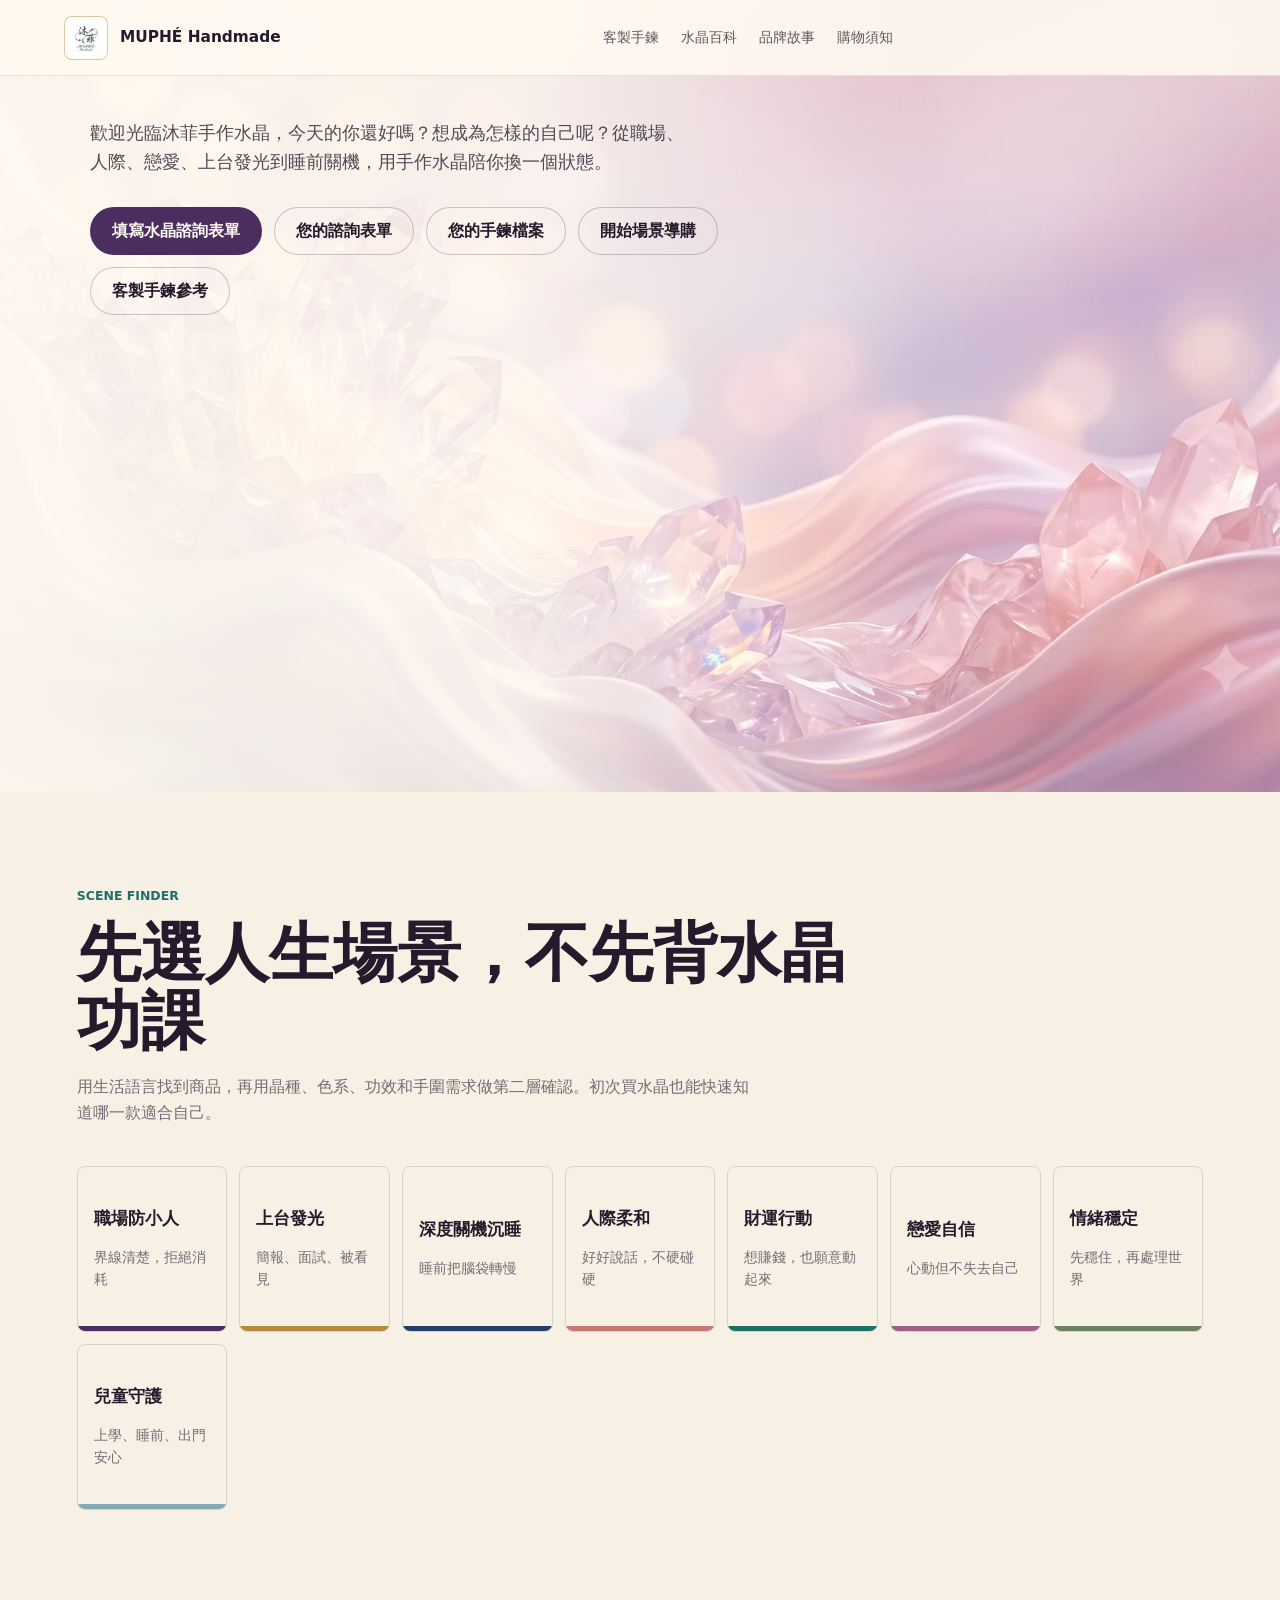
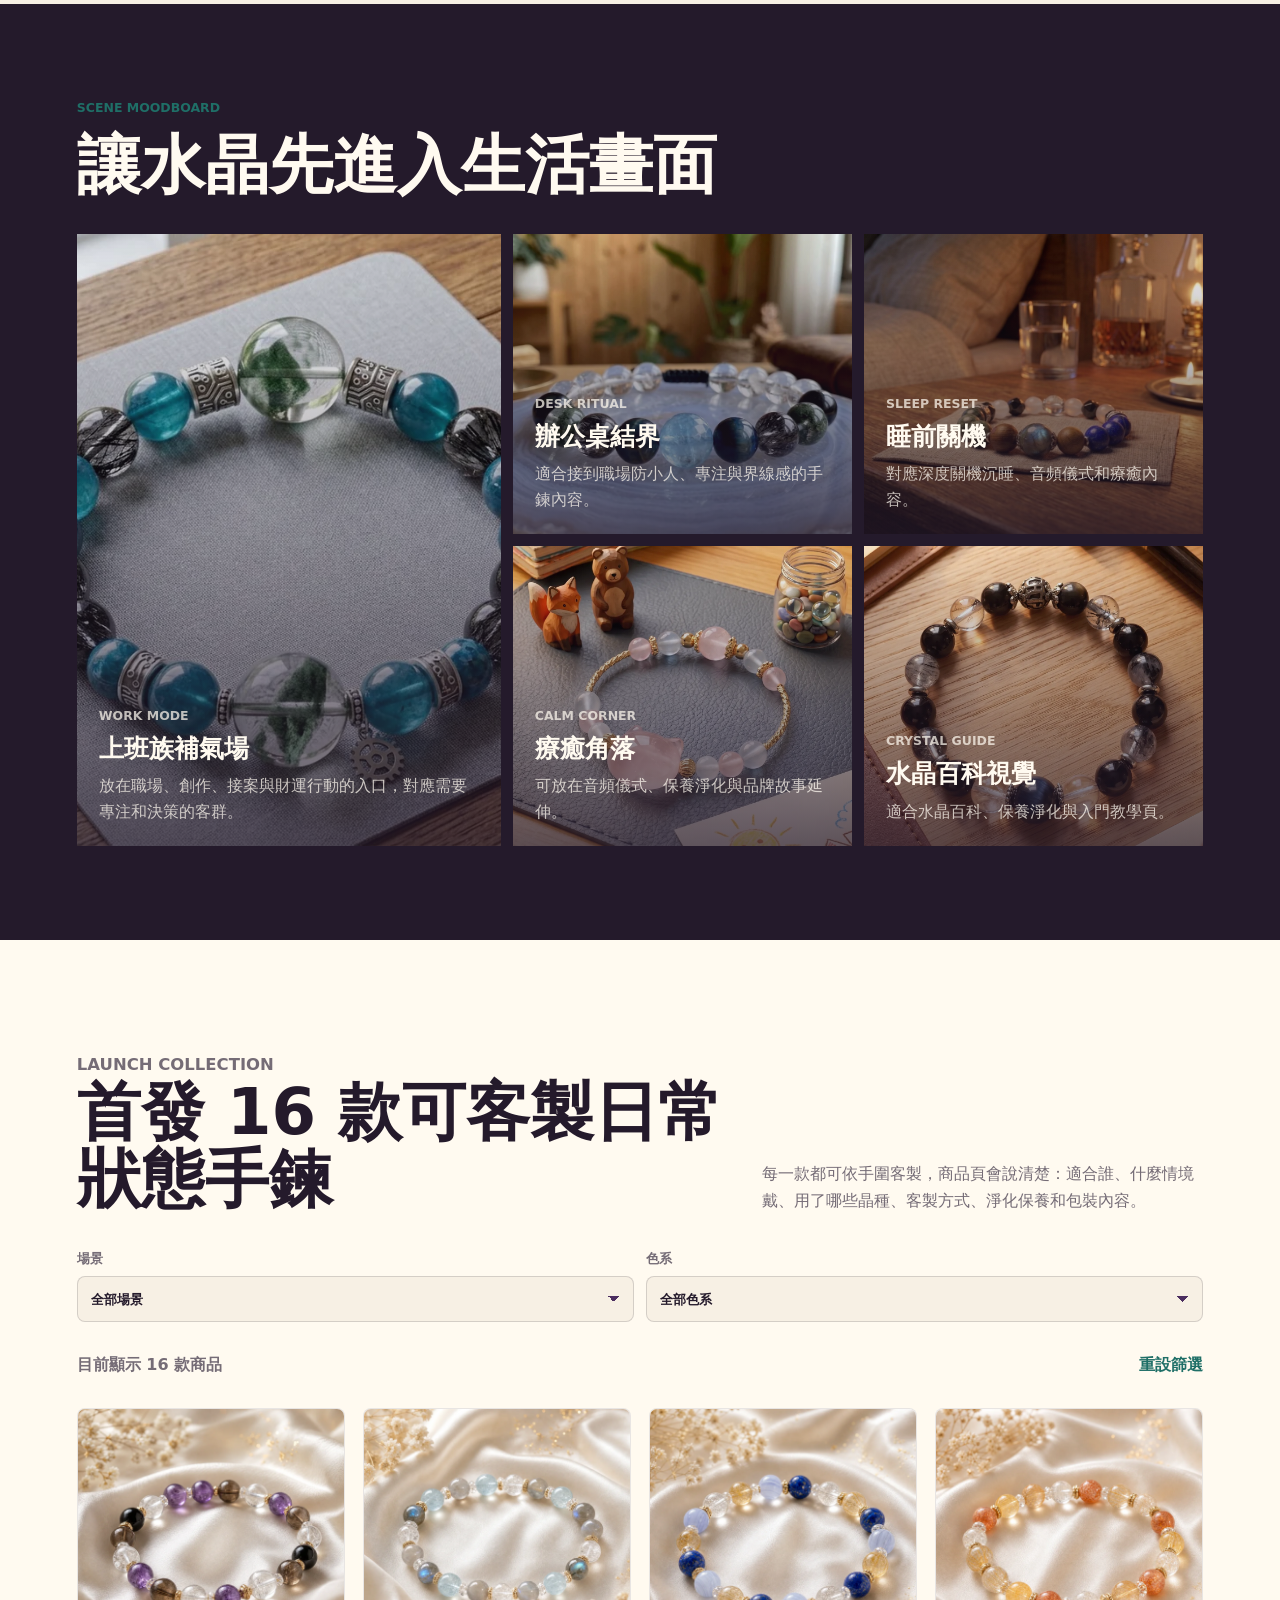
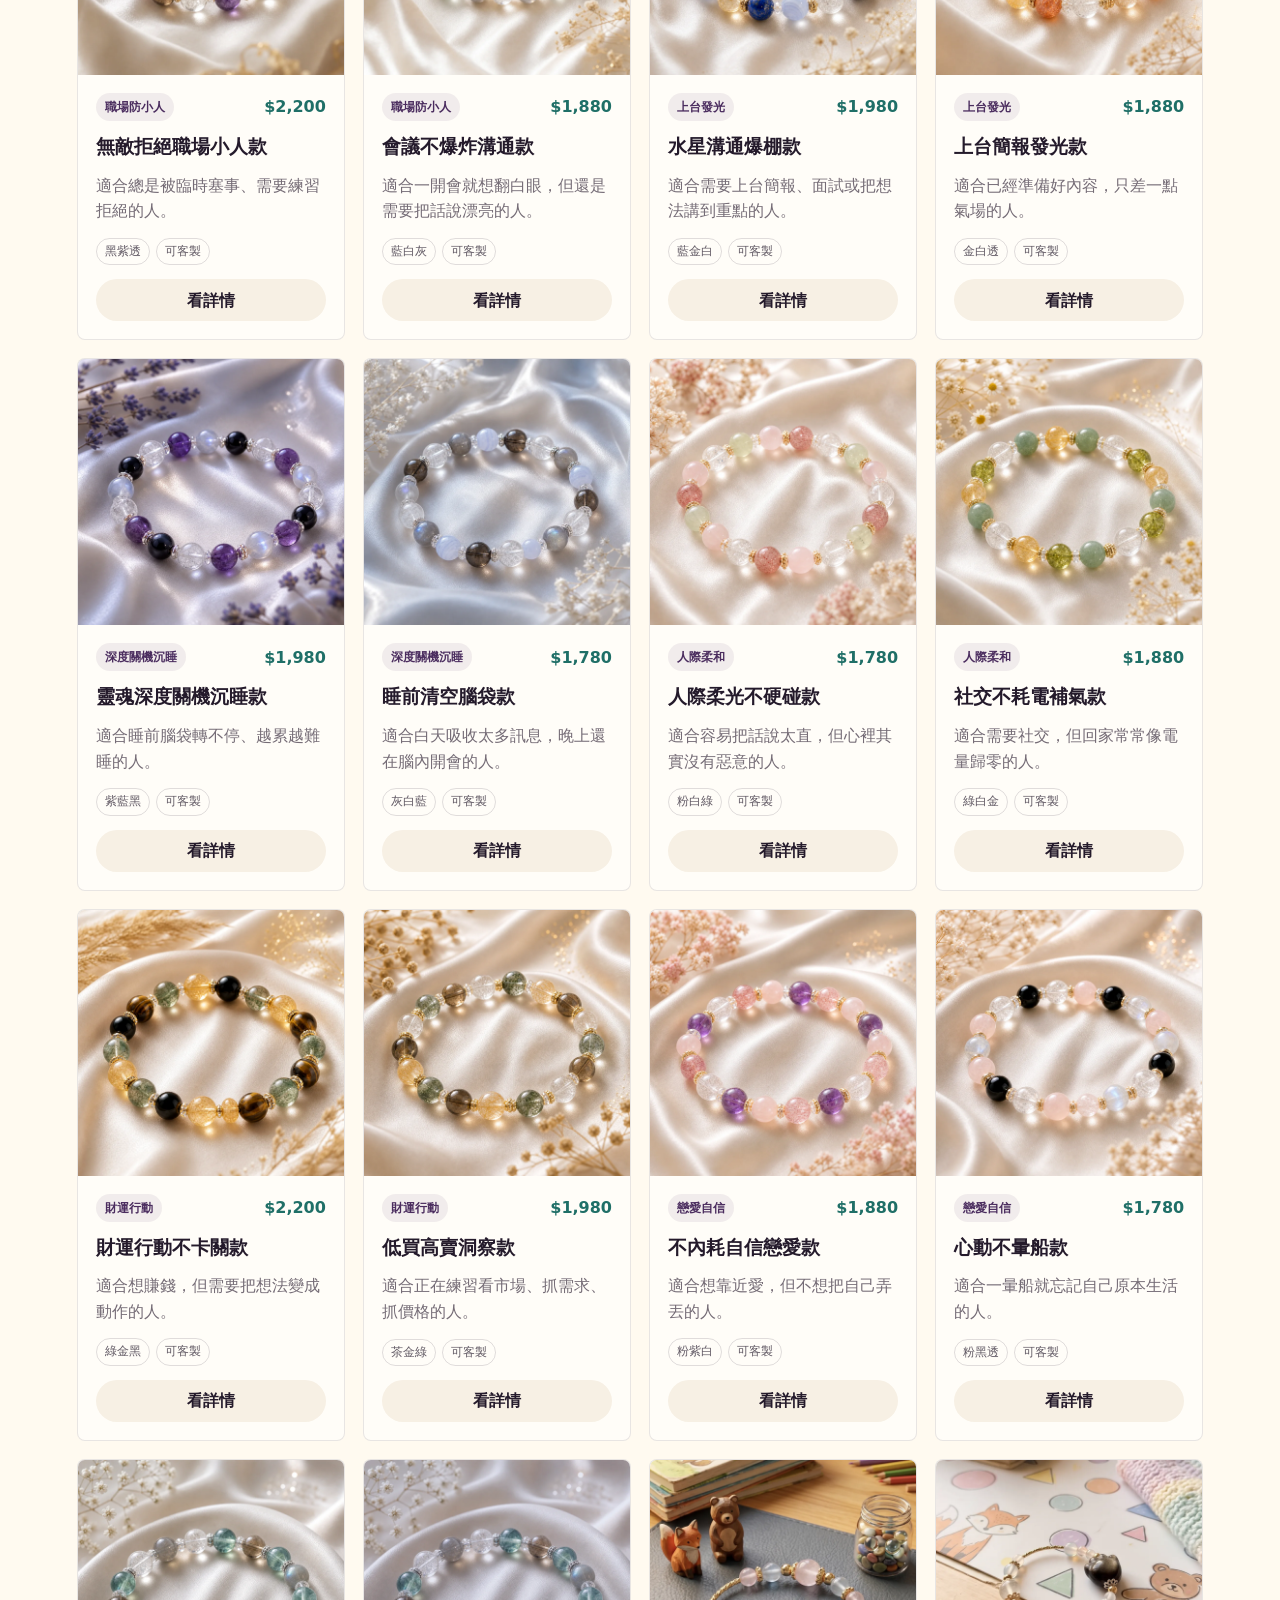
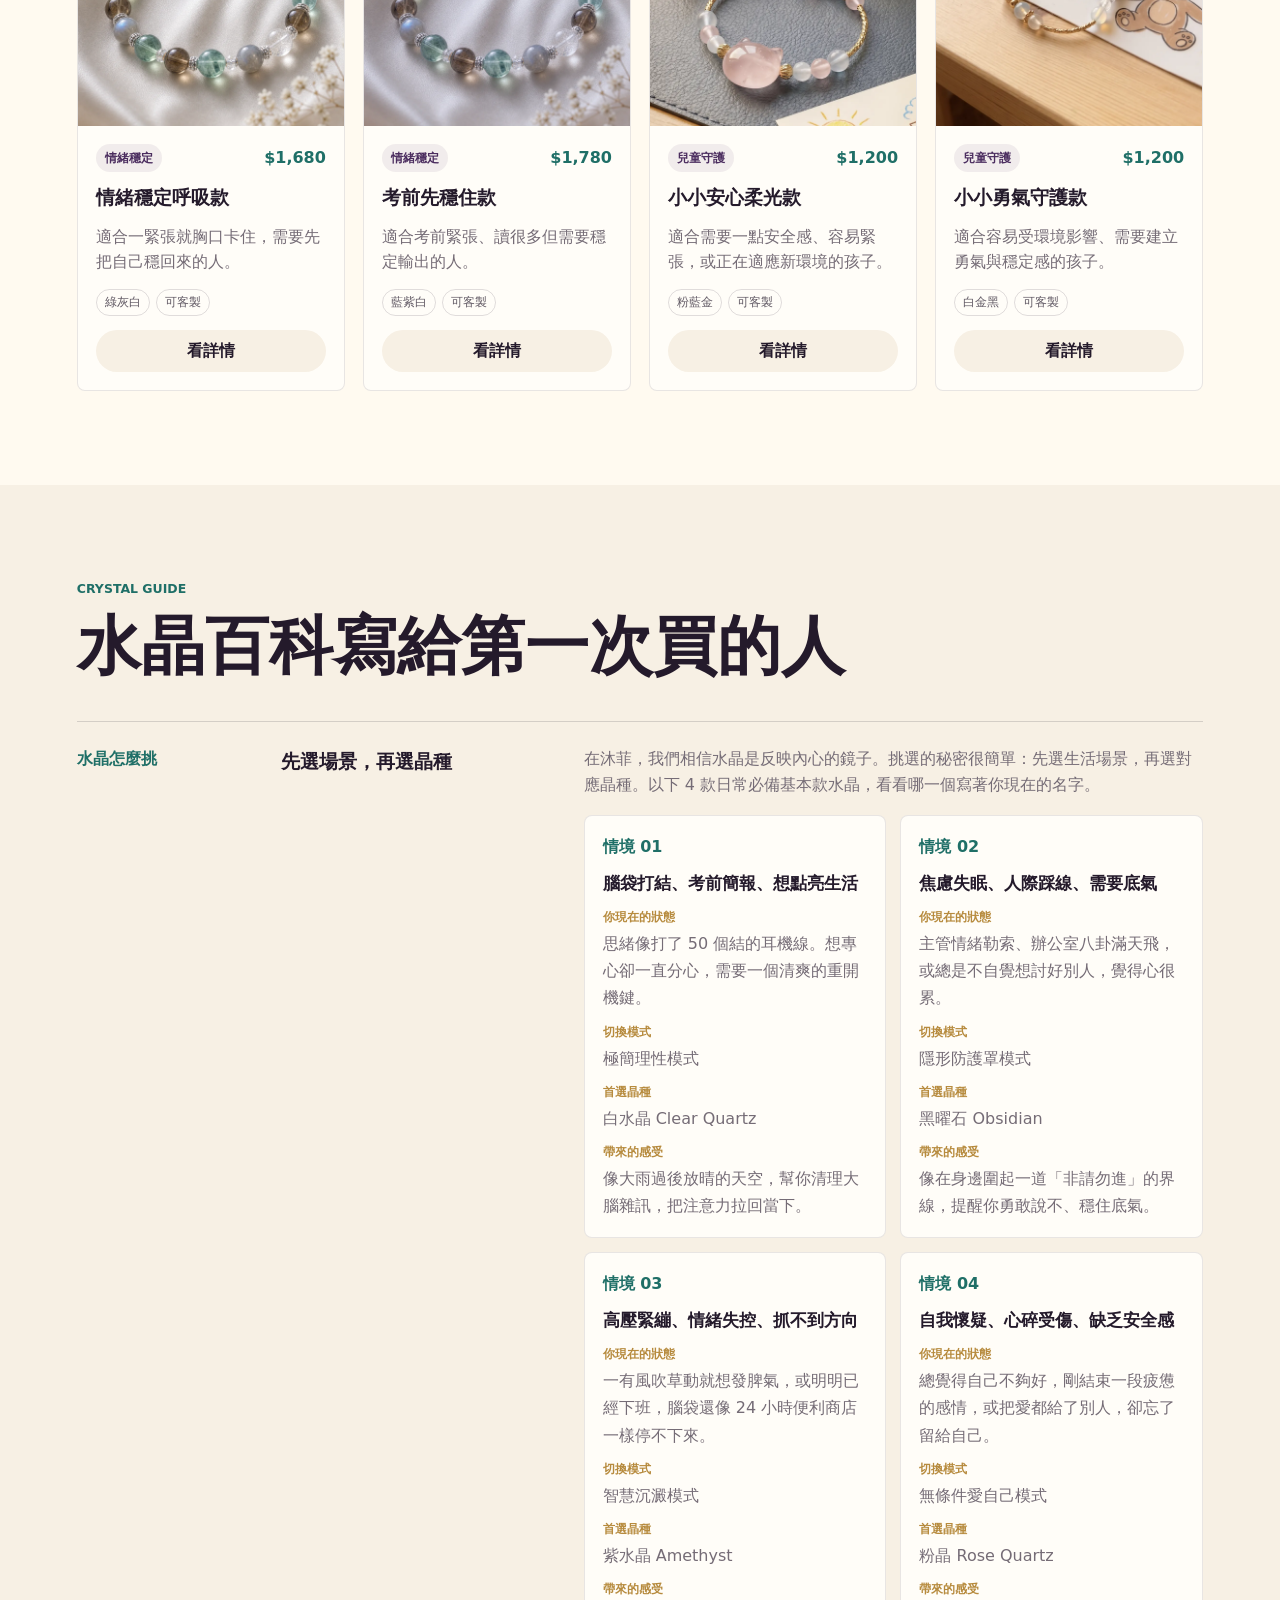
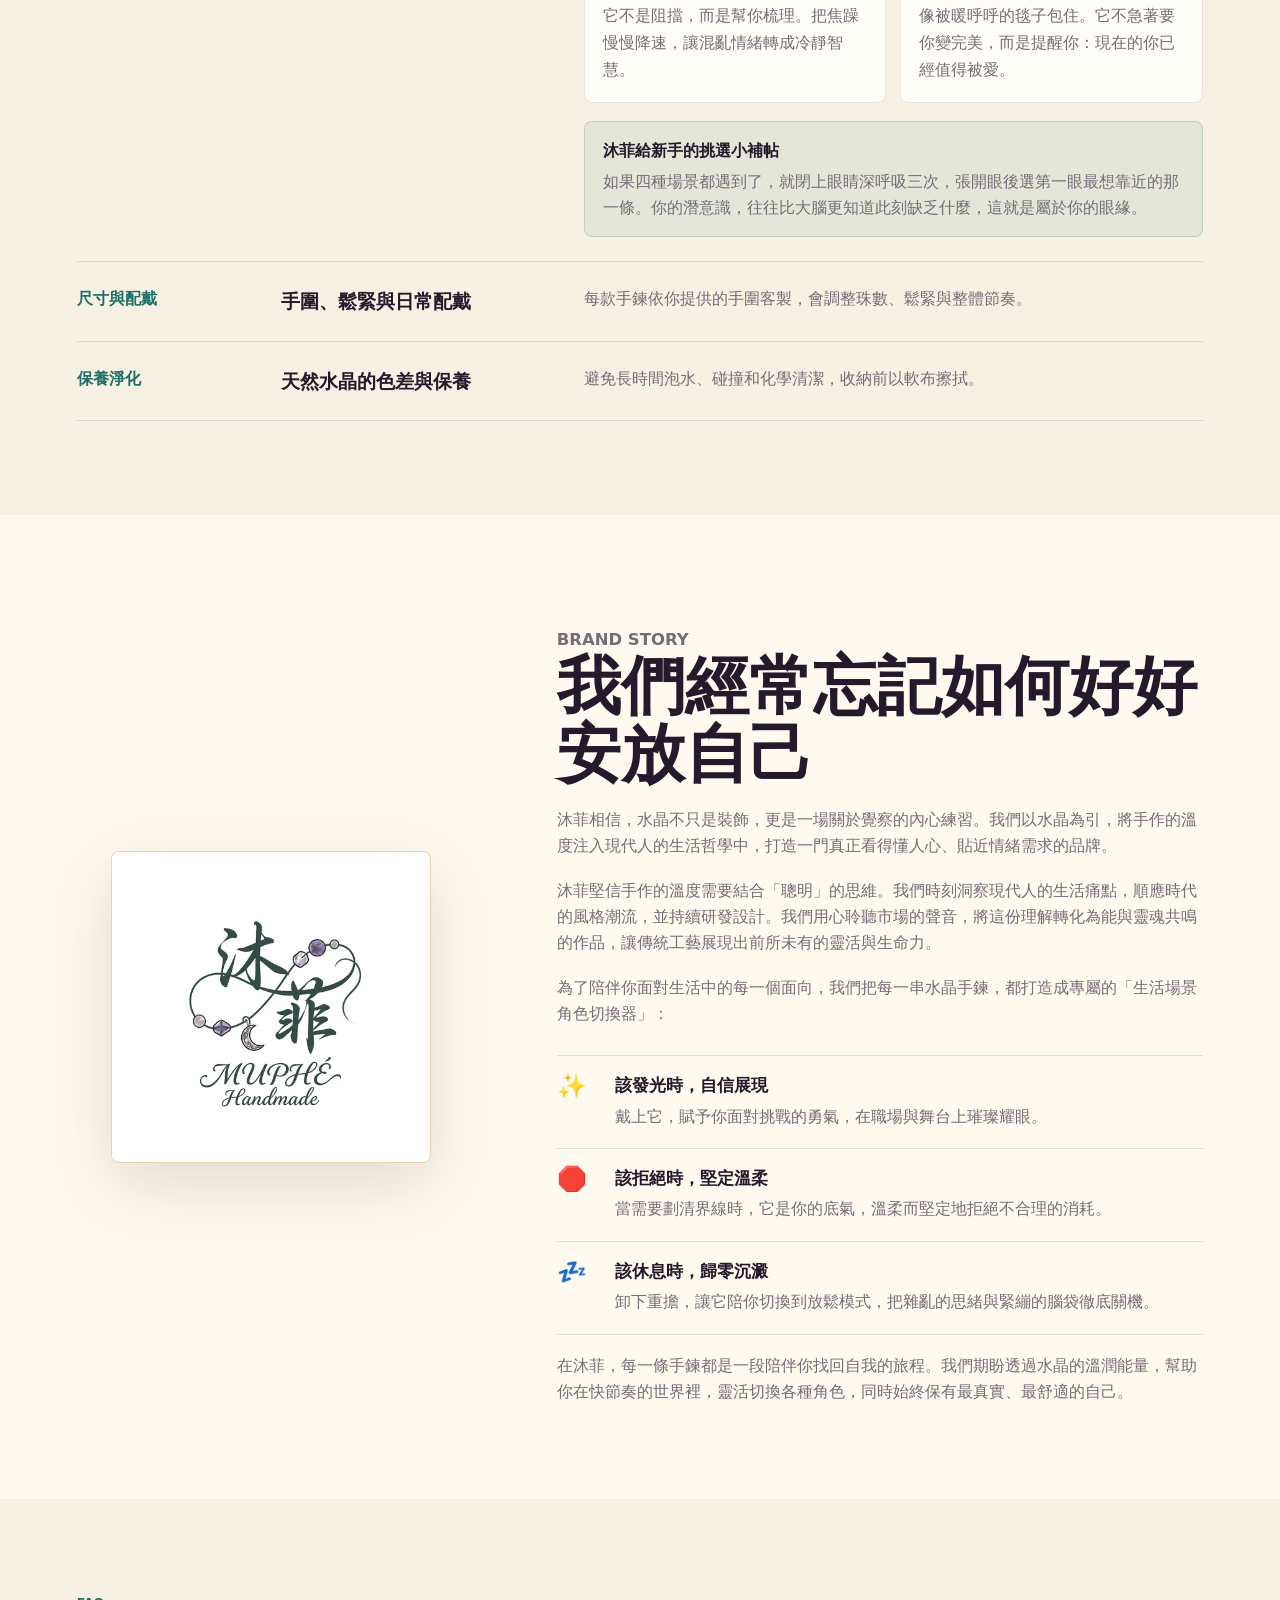
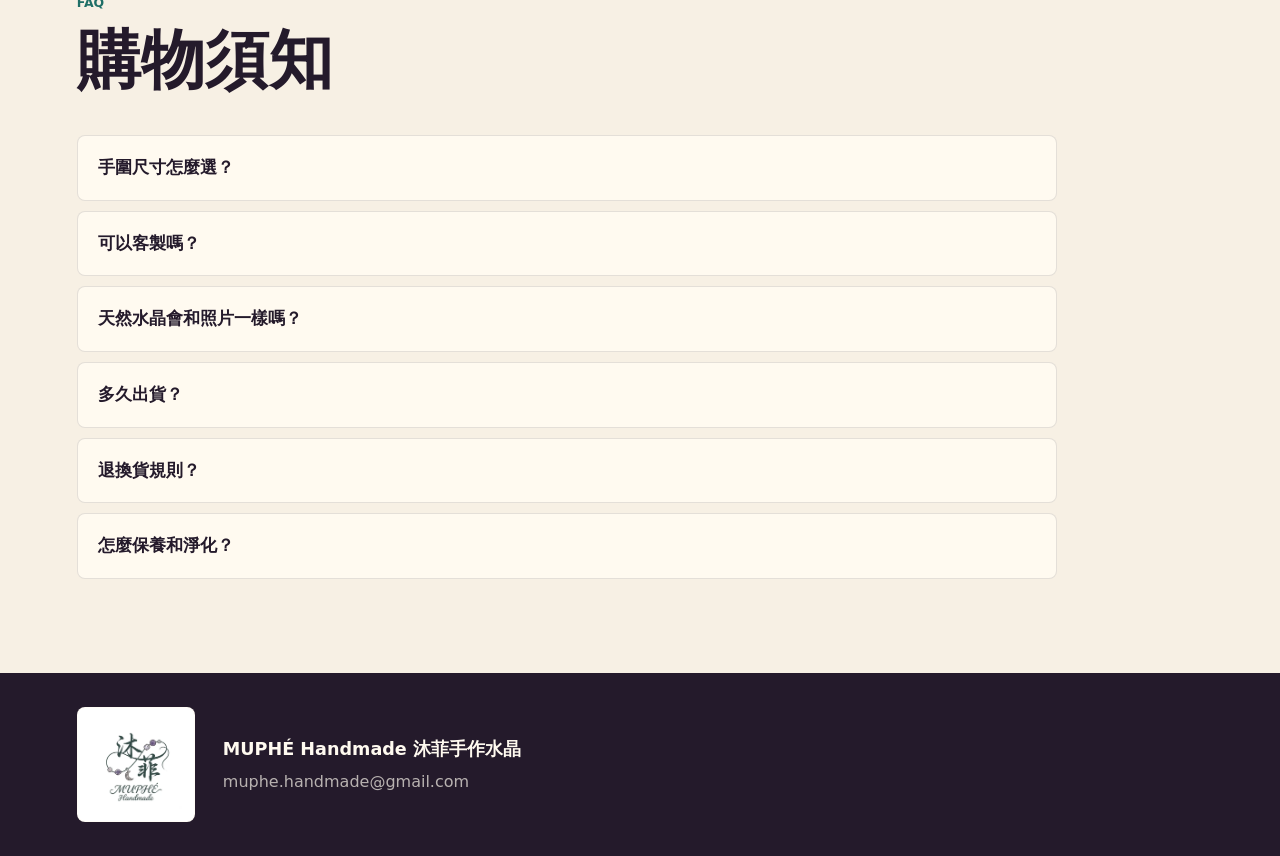
<file: index.html>
<!doctype html>
<html lang="zh-Hant">

<head>
  <meta charset="utf-8" />
  <meta name="viewport" content="width=device-width, initial-scale=1" />
  <title>沐菲 MUPHÉ Handmade｜場景角色水晶手作</title>
  <meta name="description" content="沐菲 MUPHÉ Handmade 以人生場景角色導購，販售可客製手作水晶手鍊。" />
  <link rel="icon" type="image/png" href="pic/muphe_logo.png" />
  <link rel="stylesheet" href="styles.css?v=hero-logo-bg-restored" />
</head>

<body>
  <header class="site-header" data-header>
    <a class="brand-lockup" href="#top" aria-label="回到首頁">
      <img src="pic/muphe_logo.webp" alt="MUPHÉ Handmade 沐菲品牌標誌" />
      <span>
        <strong>MUPHÉ Handmade</strong>
      </span>
    </a>

    <nav class="desktop-nav" aria-label="主導覽">
      <a href="#shop">客製手鍊</a>
      <a href="#guide">水晶百科</a>
      <a href="#story">品牌故事</a>
      <a href="#faq">購物須知</a>
    </nav>

    <div class="header-actions">
      <button class="icon-button menu-toggle" type="button" aria-label="開啟選單" data-menu-toggle>
        <span></span>
        <span></span>
      </button>
      <button class="cart-button" type="button" data-cart-open hidden aria-hidden="true">
        <span class="cart-icon" aria-hidden="true">
          <svg viewBox="0 0 24 24" fill="none">
            <path d="M6.5 8h11l-1.1 10H7.6L6.5 8Z" stroke="currentColor" stroke-width="1.8" />
            <path d="M9 8a3 3 0 0 1 6 0" stroke="currentColor" stroke-width="1.8" />
          </svg>
        </span>
        <span>購物車</span>
        <b data-cart-count>0</b>
      </button>
    </div>
  </header>

  <div class="mobile-nav" data-mobile-nav aria-label="手機導覽">
    <a href="#scene">場景選水晶</a>
    <a href="#shop">客製手鍊</a>
    <a href="#guide">水晶百科</a>
    <a href="#story">品牌故事</a>
    <a href="#faq">購物須知</a>
  </div>

  <main id="top">
    <section class="hero" aria-label="首頁形象區塊">
      <div class="hero-content reveal">
        <p class="hero-copy">
          歡迎光臨沐菲手作水晶，今天的你還好嗎？想成為怎樣的自己呢？從職場、人際、戀愛、上台發光到睡前關機，用手作水晶陪你換一個狀態。
        </p>
        <div class="hero-actions">
          <a class="primary-link" href="crystal-survey/frontend/crystal-form.html" target="_blank" rel="noopener">
            填寫水晶諮詢表單
          </a>
          <div class="hero-secondary-actions">
            <a class="secondary-link" href="consultation.html">您的諮詢表單</a>
            <a class="secondary-link" href="bracelet.html">您的手鍊檔案</a>
            <a class="secondary-link" href="#scene">開始場景導購</a>
          </div>
          <div class="hero-shop-action">
            <a class="secondary-link" href="#shop">客製手鍊參考</a>
          </div>
        </div>
      </div>
    </section>


    <section class="scene-section section-pad" id="scene">
      <div class="section-heading">
        <p class="eyebrow">Scene Finder</p>
        <h2>先選人生場景，不先背水晶功課</h2>
        <p>
          用生活語言找到商品，再用晶種、色系、功效和手圍需求做第二層確認。初次買水晶也能快速知道哪一款適合自己。
        </p>
      </div>
      <div class="scene-grid" data-scene-grid></div>
    </section>

    <section class="concept-section section-pad" id="concept">
      <div class="concept-heading">
        <div>
          <p class="eyebrow">Scene Moodboard</p>
          <h2>讓水晶先進入生活畫面</h2>
        </div>
      </div>
      <div class="concept-grid" aria-label="商品概念情境">
        <article class="concept-tile concept-feature">
          <img src="assets/concepts/work-tech.webp" alt="職場與創作情境中的水晶手鍊" loading="lazy" />
          <div>
            <span>Work Mode</span>
            <h3>上班族補氣場</h3>
            <p>放在職場、創作、接案與財運行動的入口，對應需要專注和決策的客群。</p>
          </div>
        </article>
        <article class="concept-tile">
          <img src="assets/concepts/desk-ritual.webp" alt="辦公桌情境中的職場防護水晶手鍊" loading="lazy" />
          <div>
            <span>Desk Ritual</span>
            <h3>辦公桌結界</h3>
            <p>適合接到職場防小人、專注與界線感的手鍊內容。</p>
          </div>
        </article>
        <article class="concept-tile">
          <img src="水晶作品集/S__13672455.jpg" alt="睡前關機水晶手鍊情境背景" loading="lazy" />
          <div>
            <span>Sleep Reset</span>
            <h3>睡前關機</h3>
            <p>對應深度關機沉睡、音頻儀式和療癒內容。</p>
          </div>
        </article>
        <article class="concept-tile">
          <img src="assets/concepts/healing-corner.webp" alt="療癒角落水晶手鍊情境背景" loading="lazy" />
          <div>
            <span>Calm Corner</span>
            <h3>療癒角落</h3>
            <p>可放在音頻儀式、保養淨化與品牌故事延伸。</p>
          </div>
        </article>
        <article class="concept-tile">
          <img src="assets/concepts/crystal-guide.webp" alt="水晶百科與保養淨化教學情境背景" loading="lazy" />
          <div>
            <span>Crystal Guide</span>
            <h3>水晶百科視覺</h3>
            <p>適合水晶百科、保養淨化與入門教學頁。</p>
          </div>
        </article>
      </div>
    </section>

    <section class="shop-section section-pad" id="shop">
      <div class="shop-heading">
        <div>
          <p class="eyebrow">Launch Collection</p>
          <h2>首發 16 款可客製日常狀態手鍊</h2>
        </div>
        <p>
          每一款都可依手圍客製，商品頁會說清楚：適合誰、什麼情境戴、用了哪些晶種、客製方式、淨化保養和包裝內容。
        </p>
      </div>

      <div class="shop-controls" aria-label="商品篩選">
        <label>
          場景
          <select data-filter="scene">
            <option value="全部">全部場景</option>
          </select>
        </label>
        <label>
          色系
          <select data-filter="color">
            <option value="全部">全部色系</option>
          </select>
        </label>
      </div>

      <div class="result-row">
        <p data-result-count></p>
        <button type="button" class="text-button" data-reset-filters>重設篩選</button>
      </div>

      <div class="product-grid" data-product-grid></div>
    </section>

    <section class="guide-section section-pad" id="guide">
      <div class="section-heading">
        <p class="eyebrow">Crystal Guide</p>
        <h2>水晶百科寫給第一次買的人</h2>
      </div>
      <div class="guide-list">
        <article>
          <span>水晶怎麼挑</span>
          <h3>先選場景，再選晶種</h3>
          <div class="guide-picker">
            <p class="guide-intro">
              在沐菲，我們相信水晶是反映內心的鏡子。挑選的秘密很簡單：先選生活場景，再選對應晶種。以下 4 款日常必備基本款水晶，看看哪一個寫著你現在的名字。
            </p>
            <div class="guide-card-grid" aria-label="四款基本款水晶情境">
              <div class="guide-card">
                <p class="guide-card-kicker">情境 01</p>
                <h4>腦袋打結、考前簡報、想點亮生活</h4>
                <dl class="guide-card-facts">
                  <div>
                    <dt>你現在的狀態</dt>
                    <dd>思緒像打了 50 個結的耳機線。想專心卻一直分心，需要一個清爽的重開機鍵。</dd>
                  </div>
                  <div>
                    <dt>切換模式</dt>
                    <dd>極簡理性模式</dd>
                  </div>
                  <div>
                    <dt>首選晶種</dt>
                    <dd>白水晶 Clear Quartz</dd>
                  </div>
                  <div>
                    <dt>帶來的感受</dt>
                    <dd>像大雨過後放晴的天空，幫你清理大腦雜訊，把注意力拉回當下。</dd>
                  </div>
                </dl>
              </div>

              <div class="guide-card">
                <p class="guide-card-kicker">情境 02</p>
                <h4>焦慮失眠、人際踩線、需要底氣</h4>
                <dl class="guide-card-facts">
                  <div>
                    <dt>你現在的狀態</dt>
                    <dd>主管情緒勒索、辦公室八卦滿天飛，或總是不自覺想討好別人，覺得心很累。</dd>
                  </div>
                  <div>
                    <dt>切換模式</dt>
                    <dd>隱形防護罩模式</dd>
                  </div>
                  <div>
                    <dt>首選晶種</dt>
                    <dd>黑曜石 Obsidian</dd>
                  </div>
                  <div>
                    <dt>帶來的感受</dt>
                    <dd>像在身邊圍起一道「非請勿進」的界線，提醒你勇敢說不、穩住底氣。</dd>
                  </div>
                </dl>
              </div>

              <div class="guide-card">
                <p class="guide-card-kicker">情境 03</p>
                <h4>高壓緊繃、情緒失控、抓不到方向</h4>
                <dl class="guide-card-facts">
                  <div>
                    <dt>你現在的狀態</dt>
                    <dd>一有風吹草動就想發脾氣，或明明已經下班，腦袋還像 24 小時便利商店一樣停不下來。</dd>
                  </div>
                  <div>
                    <dt>切換模式</dt>
                    <dd>智慧沉澱模式</dd>
                  </div>
                  <div>
                    <dt>首選晶種</dt>
                    <dd>紫水晶 Amethyst</dd>
                  </div>
                  <div>
                    <dt>帶來的感受</dt>
                    <dd>它不是阻擋，而是幫你梳理。把焦躁慢慢降速，讓混亂情緒轉成冷靜智慧。</dd>
                  </div>
                </dl>
              </div>

              <div class="guide-card">
                <p class="guide-card-kicker">情境 04</p>
                <h4>自我懷疑、心碎受傷、缺乏安全感</h4>
                <dl class="guide-card-facts">
                  <div>
                    <dt>你現在的狀態</dt>
                    <dd>總覺得自己不夠好，剛結束一段疲憊的感情，或把愛都給了別人，卻忘了留給自己。</dd>
                  </div>
                  <div>
                    <dt>切換模式</dt>
                    <dd>無條件愛自己模式</dd>
                  </div>
                  <div>
                    <dt>首選晶種</dt>
                    <dd>粉晶 Rose Quartz</dd>
                  </div>
                  <div>
                    <dt>帶來的感受</dt>
                    <dd>像被暖呼呼的毯子包住。它不急著要你變完美，而是提醒你：現在的你已經值得被愛。</dd>
                  </div>
                </dl>
              </div>
            </div>
            <div class="guide-note">
              <strong>沐菲給新手的挑選小補帖</strong>
              <p>如果四種場景都遇到了，就閉上眼睛深呼吸三次，張開眼後選第一眼最想靠近的那一條。你的潛意識，往往比大腦更知道此刻缺乏什麼，這就是屬於你的眼緣。</p>
            </div>
          </div>
        </article>
        <article>
          <span>尺寸與配戴</span>
          <h3>手圍、鬆緊與日常配戴</h3>
          <p>每款手鍊依你提供的手圍客製，會調整珠數、鬆緊與整體節奏。</p>
        </article>
        <article>
          <span>保養淨化</span>
          <h3>天然水晶的色差與保養</h3>
          <p>避免長時間泡水、碰撞和化學清潔，收納前以軟布擦拭。</p>
        </article>
      </div>
    </section>

    <section class="story-section section-pad" id="story">
      <div class="story-mark">
        <img class="story-square-logo" src="pic/muphe_logo.webp" alt="MUPHÉ Handmade 沐菲品牌標誌" loading="lazy" />
      </div>
      <div class="story-copy">
        <p class="eyebrow">Brand Story</p>
        <h2>我們經常忘記如何好好安放自己</h2>
        <p>
          沐菲相信，水晶不只是裝飾，更是一場關於覺察的內心練習。我們以水晶為引，將手作的溫度注入現代人的生活哲學中，打造一門真正看得懂人心、貼近情緒需求的品牌。
        </p>
        <p>
          沐菲堅信手作的溫度需要結合「聰明」的思維。我們時刻洞察現代人的生活痛點，順應時代的風格潮流，並持續研發設計。我們用心聆聽市場的聲音，將這份理解轉化為能與靈魂共鳴的作品，讓傳統工藝展現出前所未有的靈活與生命力。
        </p>
        <p>
          為了陪伴你面對生活中的每一個面向，我們把每一串水晶手鍊，都打造成專屬的「生活場景角色切換器」：
        </p>
        <div class="story-role-list" aria-label="生活場景角色切換器">
          <article>
            <span>✨</span>
            <div>
              <h3>該發光時，自信展現</h3>
              <p>戴上它，賦予你面對挑戰的勇氣，在職場與舞台上璀璨耀眼。</p>
            </div>
          </article>
          <article>
            <span>🛑</span>
            <div>
              <h3>該拒絕時，堅定溫柔</h3>
              <p>當需要劃清界線時，它是你的底氣，溫柔而堅定地拒絕不合理的消耗。</p>
            </div>
          </article>
          <article>
            <span>💤</span>
            <div>
              <h3>該休息時，歸零沉澱</h3>
              <p>卸下重擔，讓它陪你切換到放鬆模式，把雜亂的思緒與緊繃的腦袋徹底關機。</p>
            </div>
          </article>
        </div>
        <p>
          在沐菲，每一條手鍊都是一段陪伴你找回自我的旅程。我們期盼透過水晶的溫潤能量，幫助你在快節奏的世界裡，靈活切換各種角色，同時始終保有最真實、最舒適的自己。
        </p>
      </div>
    </section>

    <section class="faq-section section-pad" id="faq">
      <div class="section-heading">
        <p class="eyebrow">FAQ</p>
        <h2>購物須知</h2>
      </div>
      <div class="faq-list">
        <details>
          <summary>手圍尺寸怎麼選？</summary>
          <p>用軟尺貼著手腕量一圈，喜歡貼手可加 0.5 公分，喜歡寬鬆可加 1 公分。客製款會依手圍微調珠數。</p>
          <figure class="wrist-measure-guide">
            <img
              src="pic/手圍量測方法.webp"
              width="1008"
              height="1054"
              loading="lazy"
              decoding="async"
              alt="手圍量測方法示意圖"
            />
          </figure>
        </details>
        <details>
          <summary>可以客製嗎？</summary>
          <p>所有手鍊皆可客製。可調整手圍、主色感與少量晶種，若變動太大會另外報價。</p>
        </details>
        <details>
          <summary>天然水晶會和照片一樣嗎？</summary>
          <p>天然水晶有雲霧、冰裂、礦缺與色差，每顆都不完全相同。商品照呈現的是整體風格與配色方向。</p>
        </details>
        <details>
          <summary>多久出貨？</summary>
          <p>一般客製手鍊約 3-7 個工作天製作寄出；若需特殊晶種或排單較滿，會先告知預估時間。</p>
        </details>
        <details>
          <summary>退換貨規則？</summary>
          <p>客製手圍、客製晶種與個人化調整商品不適用一般退換；若收到商品有瑕疵，請保留開箱影像協助處理。</p>
        </details>
        <details>
          <summary>怎麼保養和淨化？</summary>
          <p>日常以軟布擦拭，避免泡水、碰撞、香水與清潔劑。可用白水晶碎石、月光或靜置方式做溫和淨化。</p>
        </details>
      </div>
    </section>
  </main>

  <footer class="site-footer">
    <img class="footer-logo" src="pic/muphe_logo.webp" alt="MUPHÉ Handmade 沐菲品牌標誌" loading="lazy" />
    <div>
      <strong>MUPHÉ Handmade 沐菲手作水晶</strong>
      <p><a href="mailto:muphe.handmade@gmail.com?subject=MUPHE%20水晶手鍊客製諮詢">muphe.handmade@gmail.com</a></p>
    </div>
  </footer>

  <aside class="drawer product-drawer" data-product-drawer aria-hidden="true" aria-label="商品詳情">
    <div class="drawer-panel">
      <button class="icon-button close-button" type="button" aria-label="關閉商品詳情" data-product-close>
        <span></span>
        <span></span>
      </button>
      <div data-product-detail></div>
    </div>
  </aside>

  <aside class="drawer cart-drawer" data-cart-drawer aria-hidden="true" aria-label="購物車" hidden>
    <div class="drawer-panel cart-panel">
      <button class="icon-button close-button" type="button" aria-label="關閉購物車" data-cart-close>
        <span></span>
        <span></span>
      </button>
      <h2>購物車</h2>
      <form class="order-form" data-order-form method="post">
        <input type="hidden" name="payload" data-order-payload />
        <input class="hp-field" type="text" name="website" tabindex="-1" autocomplete="off" aria-hidden="true" />

        <div class="cart-items" data-cart-items></div>
        <div class="cart-summary">
          <span>小計</span>
          <strong data-cart-total>NT$0</strong>
        </div>

        <div class="order-fields" aria-label="訂購人資料">
          <label class="order-field">
            姓名
            <input type="text" name="customerName" autocomplete="name" required />
          </label>
          <label class="order-field">
            聯絡方式
            <input type="text" name="customerContact" placeholder="LINE ID / 手機 / Email" required />
          </label>
          <label class="order-field">
            交付方式
            <select name="deliveryMethod" required>
              <option value="undecided">先與我確認</option>
              <option value="shipping">宅配 / 店到店</option>
              <option value="meetup">面交</option>
            </select>
          </label>
          <label class="order-field">
            地址或面交備註
            <textarea name="address" rows="3" placeholder="可先留空，店主後續會與您確認"></textarea>
          </label>
          <label class="order-field">
            訂單備註
            <textarea name="note" rows="3" placeholder="想調整色系、晶種或送禮需求都可以寫在這裡"></textarea>
          </label>
        </div>

        <p class="order-error" data-order-error hidden></p>
        <button class="checkout-button" type="submit" data-order-submit>送出訂單，等待店主聯繫</button>
        <p class="order-note">送出後不會立即付款。店主會依照商品、手圍與配送需求聯繫確認。</p>
      </form>
    </div>
  </aside>

  <script src="app.js?v=ritual-hidden"></script>
</body>

</html>
</file>
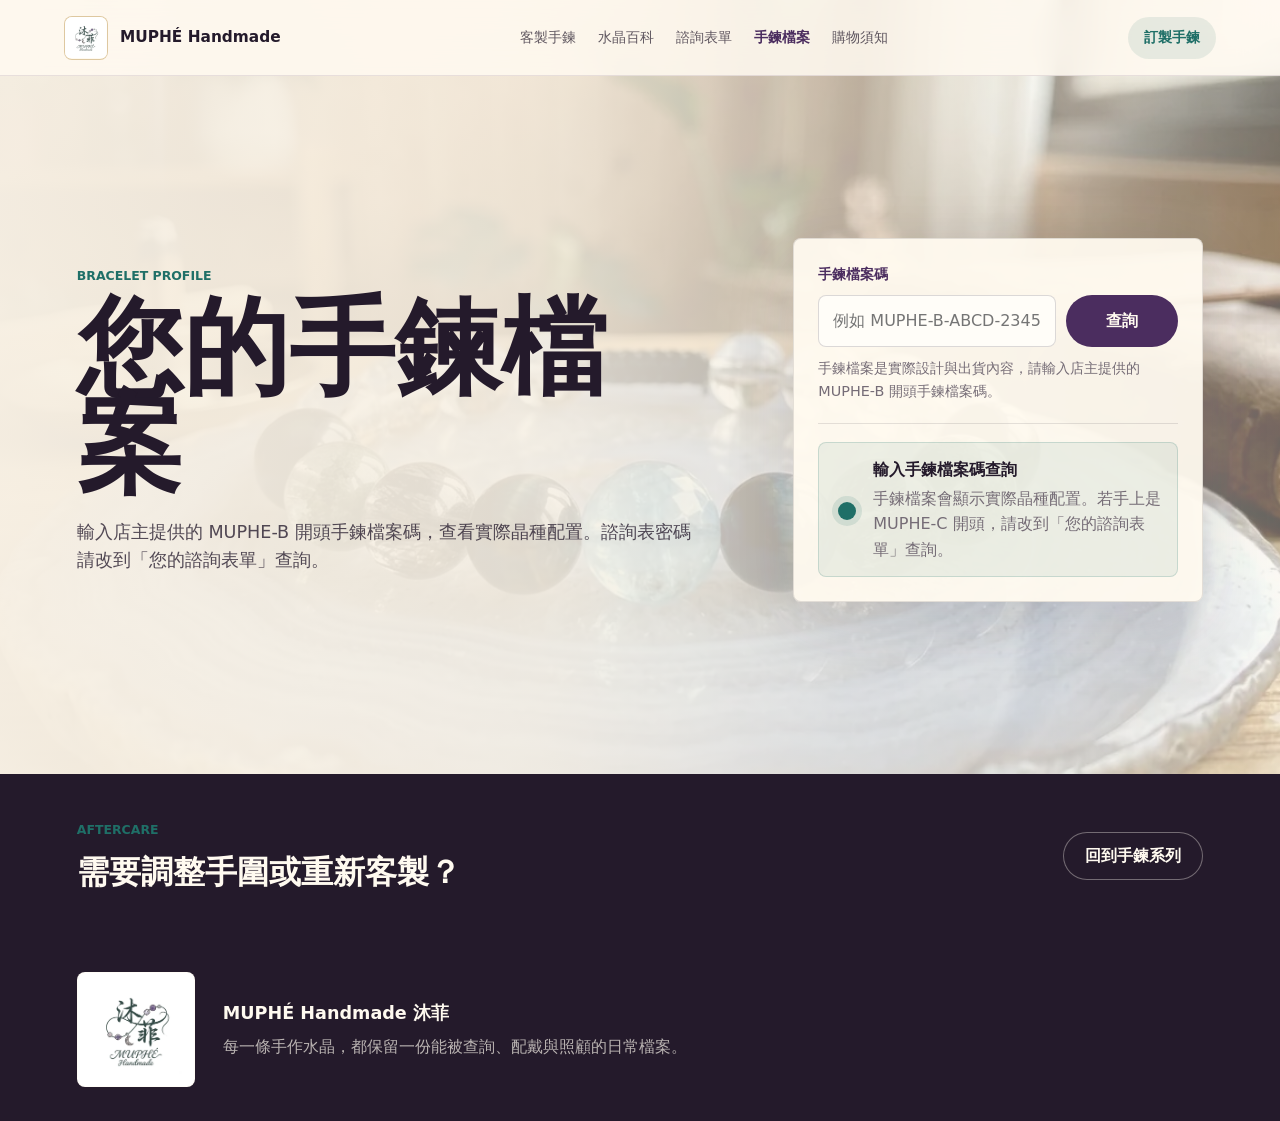
<file: bracelet.html>
<!doctype html>
<html lang="zh-Hant">

<head>
  <meta charset="utf-8" />
  <meta name="viewport" content="width=device-width, initial-scale=1" />
  <title>手鍊檔案查詢｜沐菲 MUPHÉ Handmade</title>
  <meta name="description" content="輸入手鍊檔案碼，查詢 MUPHÉ Handmade 客製水晶的實際晶種配置。" />
  <link rel="icon" type="image/png" href="pic/muphe_logo.png" />
  <link rel="stylesheet" href="styles.css" />
</head>

<body class="bracelet-page">
  <header class="site-header" data-header>
    <a class="brand-lockup" href="index.html" aria-label="回到 MUPHÉ Handmade 首頁">
      <img src="pic/muphe_logo.webp" alt="MUPHÉ Handmade 沐菲品牌標誌" />
      <span>
        <strong>MUPHÉ Handmade</strong>
      </span>
    </a>

    <nav class="desktop-nav" aria-label="主導覽">
      <a href="index.html#shop">客製手鍊</a>
      <a href="index.html#guide">水晶百科</a>
      <a href="consultation.html">諮詢表單</a>
      <a href="bracelet.html" aria-current="page">手鍊檔案</a>
      <a href="index.html#faq">購物須知</a>
    </nav>

    <div class="header-actions">
      <a class="bracelet-header-cta" href="index.html#shop">訂製手鍊</a>
      <button class="icon-button menu-toggle" type="button" aria-label="開啟選單" data-menu-toggle>
        <span></span>
        <span></span>
      </button>
    </div>
  </header>

  <div class="mobile-nav" data-mobile-nav aria-label="手機導覽">
    <a href="index.html#shop">客製手鍊</a>
    <a href="index.html#guide">水晶百科</a>
    <a href="consultation.html">諮詢表單</a>
    <a href="bracelet.html" aria-current="page">手鍊檔案</a>
    <a href="index.html#faq">購物須知</a>
  </div>

  <main id="top" data-bracelet-app>
    <section class="bracelet-hero" aria-labelledby="bracelet-title">
      <div class="bracelet-hero-copy reveal">
        <p class="eyebrow">Bracelet Profile</p>
        <h1 id="bracelet-title">您的手鍊檔案</h1>
        <p>
          輸入店主提供的 MUPHE-B 開頭手鍊檔案碼，查看實際晶種配置。諮詢表密碼請改到「您的諮詢表單」查詢。
        </p>
      </div>

      <div class="bracelet-lookup reveal" data-lookup-card>
        <form class="bracelet-code-form" data-code-form>
          <label for="bracelet-code" data-code-label>手鍊檔案碼</label>
          <div class="bracelet-code-row">
            <input
              id="bracelet-code"
              name="code"
              type="text"
              autocomplete="off"
              inputmode="latin"
              maxlength="64"
              placeholder="例如 MUPHE-B-ABCD-2345"
              aria-describedby="bracelet-code-help"
              data-code-input
            />
            <button class="primary-link" type="submit">查詢</button>
          </div>
          <p id="bracelet-code-help" data-code-help>手鍊檔案是實際設計與出貨內容，請輸入店主提供的 MUPHE-B 開頭手鍊檔案碼。</p>
        </form>

        <div class="bracelet-status" aria-live="polite" data-profile-status></div>
      </div>
    </section>

    <section class="bracelet-profile-section" aria-labelledby="profile-heading" data-profile-section hidden>
      <div class="bracelet-profile-shell" data-profile-content></div>
    </section>

    <section class="bracelet-support-strip" aria-label="手鍊服務">
      <div>
        <p class="eyebrow">Aftercare</p>
        <h2>需要調整手圍或重新客製？</h2>
      </div>
      <div class="bracelet-support-actions">
        <a class="secondary-link" href="index.html#shop">回到手鍊系列</a>
      </div>
    </section>
  </main>

  <footer class="site-footer">
    <img class="footer-logo" src="pic/muphe_logo.webp" alt="MUPHÉ Handmade 沐菲品牌標誌" loading="lazy" />
    <div>
      <strong>MUPHÉ Handmade 沐菲</strong>
      <p>每一條手作水晶，都保留一份能被查詢、配戴與照顧的日常檔案。</p>
    </div>
  </footer>

  <script src="app.js"></script>
  <script>
    (() => {
      const WEB_APP_URL_PLACEHOLDER =
        window.MUPHE_WEB_APP_URL_PLACEHOLDER || "GOOGLE_APPS_SCRIPT_WEB_APP_URL";
      const WEB_APP_URL = window.MUPHE_WEB_APP_URL || "GOOGLE_APPS_SCRIPT_WEB_APP_URL";
      const ANALYSIS_PROFILE_ACTION = "analysisProfile";
      const BRACELET_PROFILE_ACTION = "braceletProfile";
      const FORGOT_CODE_ACTION = "forgotBraceletCode";
      const lookupModeCopy = {
        analysis: {
          label: "諮詢表密碼",
          idleTitle: "輸入諮詢表密碼查詢",
          loadingTitle: "正在讀取分析表",
          loadingMessage: "請稍候，正在向 MUPHÉ 分析表服務確認公開資料。",
          emptyTitle: "請輸入諮詢表密碼",
          emptyMessage: "密碼會在諮詢表單送出後顯示，格式為 MUPHE-C-XXXX-XXXX。",
          help: "貼上表單送出後取得的 MUPHE-C 開頭諮詢表密碼即可查詢；手動輸入時不用區分大小寫。",
          idleMessage: "分析表會顯示名字、初步分析與晶種推薦，不顯示聯絡方式、生日、性別、手圍或預算。",
          action: ANALYSIS_PROFILE_ACTION,
        },
        bracelet: {
          label: "手鍊檔案碼",
          idleTitle: "輸入手鍊檔案碼查詢",
          loadingTitle: "正在讀取手鍊檔案",
          loadingMessage: "請稍候，正在向 MUPHÉ 手鍊檔案服務確認公開資料。",
          emptyTitle: "請輸入手鍊檔案碼",
          emptyMessage: "手鍊檔案碼會由店主在實際客製設計完成後提供，格式為 MUPHE-B-XXXX-XXXX。",
          help: "手鍊檔案是實際設計與出貨內容，請輸入店主提供的 MUPHE-B 開頭手鍊檔案碼。",
          idleMessage: "手鍊檔案會顯示實際晶種配置。若手上是 MUPHE-C 開頭，請改到「您的諮詢表單」查詢。",
          action: BRACELET_PROFILE_ACTION,
        },
      };

      const form = document.querySelector("[data-code-form]");
      const codeInput = document.querySelector("[data-code-input]");
      const codeLabel = document.querySelector("[data-code-label]");
      const codeHelp = document.querySelector("[data-code-help]");
      const lookupModeButtons = Array.from(document.querySelectorAll("[data-lookup-mode]"));
      const statusRegion = document.querySelector("[data-profile-status]");
      const profileSection = document.querySelector("[data-profile-section]");
      const profileContent = document.querySelector("[data-profile-content]");
      const forgotToggle = document.querySelector("[data-forgot-toggle]");
      const forgotPanel = document.querySelector("[data-forgot-panel]");
      const forgotForm = document.querySelector("[data-forgot-form]");
      const forgotNameInput = document.querySelector("[data-forgot-name]");
      const forgotBirthDateInput = document.querySelector("[data-forgot-birth-date]");
      const forgotStatus = document.querySelector("[data-forgot-status]");
      const mobileNav = document.querySelector("[data-mobile-nav]");
      const menuToggle = document.querySelector("[data-menu-toggle]");
      let currentLookupMode = "bracelet";

      const fieldKeys = {
        profileType: ["profileType", "profile_type", "type", "檔案類型"],
        name: ["braceletName", "bracelet_name", "name", "title", "手鍊名稱", "手链名称"],
        scene: ["scene", "lifeScene", "scenario", "場景", "使用場景"],
        displayName: ["displayName", "display_name", "customerAlias", "公開顯示名稱", "暱稱"],
        intention: ["summary", "intention", "intent", "wish", "purpose", "公開摘要", "設計意圖", "心願", "意圖"],
        crystals: ["crystals", "crystalList", "crystal_list", "stones", "晶種", "水晶清單", "水晶列表"],
        energyFocus: ["energyFocus", "energy_focus", "能量主題", "能量焦點"],
        chakraFocus: ["chakraFocus", "chakra_focus", "脈輪主題", "脈輪焦點"],
        designNotes: ["designNotes", "design_notes", "calculationNotes", "calculation_notes", "計算方式", "設計說明"],
        wearingGuide: ["wearingGuide", "wearing", "wearGuide", "wearing_guide", "配戴指南", "佩戴指南"],
        careGuide: ["careInstructions", "careGuide", "care", "care_guide", "保養說明", "保養指南", "照顧方式"],
        ritual: ["ritual", "dailyRitual", "ritualGuide", "儀式", "日常儀式"],
        makerNote: ["makerNote", "maker_note", "artistNote", "製作者備註", "店主小語"],
        photo: ["photo", "photoUrl", "photo_url", "image", "imageUrl", "image_url", "照片"],
        contactUrl: ["contactUrl", "contact_url", "lineUrl", "supportUrl", "聯繫連結"],
        orderUrl: ["productUrl", "product_url", "orderUrl", "order_url", "shopUrl", "reorderUrl", "商品或公開頁網址", "訂購連結"],
      };

      const crystalFunctionDescriptions = {
        白水晶: "淨化與放大整體能量，讓思緒回到清明狀態。",
        紫水晶: "安定思緒、沉澱焦躁，適合睡前關機與智慧整理。",
        粉水晶: "照顧愛與安全感，支援自我接納、人緣與關係修復。",
        草莓晶: "提升柔和吸引力與人際甜度，適合想被善待與被看見的階段。",
        紅紋石: "補充熱情、心力與被愛感，適合感情修復與重新啟動行動。",
        月光石: "安撫情緒起伏，支援柔軟、睡眠與內在安全感。",
        橙月光石: "讓情緒與人際流動回到溫暖節奏，適合敏感、需要被接住的狀態。",
        太陽石: "補充亮度、勇氣與舞台感，讓行動更有熱度。",
        金太陽石: "推動執行魄力與財運亮度，適合需要發光與衝刺的階段。",
        黃水晶: "聚焦財氣、自信與行動力，適合事業推進與資源累積。",
        金髮晶: "提升財運磁場與決策膽識，適合需要衝業績與被看見的時刻。",
        鈦晶: "強化企圖心、財富格局與抗壓氣勢，適合高強度目標。",
        綠幽靈: "連結事業成長與心輪修復，適合正財、穩定發展與長期累積。",
        葡萄石: "柔和修復心輪與壓力，讓財務、人緣與療癒感更平衡。",
        綠髮晶: "支援正財與事業拓展，適合想累積成果與提高行動續航。",
        海藍寶: "讓表達更溫和清楚，也能替焦躁情緒降溫。",
        天河石: "平衡理性表達與情緒壓力，適合需要說清楚又保持柔和的場景。",
        青金石: "支援洞察、判斷與清楚表達，適合決策、考試與簡報。",
        螢石: "整理混亂資訊與專注力，適合腦袋打結、需要清楚排序時。",
        黑曜石: "建立界線與防護，排除不必要消耗與外界干擾。",
        黑髮晶: "強化防護、穩定與抗干擾力，適合職場界線與外界雜訊。",
        黑鈦晶: "同時具備防護與財氣推進感，適合高壓環境下守住氣場。",
        茶晶: "讓能量落地、穩住節奏，適合疲憊、防護與守財。",
        拉長石: "守護敏感能量與直覺，適合需要防護、轉化與內在洞察時。",
        藍砂石: "穩定思緒與夜間能量，適合想安定、收束注意力的時候。",
        藍碧璽: "支援深度溝通、直覺與精細思考，適合高預算的精緻配置。",
        舒俱徠石: "照顧深層療癒與高頻安定，適合需要強力心靈支持的高預算配置。",
      };

      const crystalFunctionAliases = {
        粉晶: "粉水晶",
        白晶: "白水晶",
        黑碧璽: "黑曜石",
      };

      function normalizeString(value) {
        if (value === null || value === undefined) return "";
        if (Array.isArray(value)) return value.map(normalizeString).filter(Boolean).join("、");
        if (typeof value === "object") return "";
        return String(value).trim();
      }

      function escapeHtml(value) {
        return normalizeString(value)
          .replace(/&/g, "&amp;")
          .replace(/</g, "&lt;")
          .replace(/>/g, "&gt;")
          .replace(/"/g, "&quot;")
          .replace(/'/g, "&#39;");
      }

      function pick(source, keys) {
        if (!source || typeof source !== "object") return "";

        for (const key of keys) {
          const value = source[key];
          const hasStructuredValue =
            Array.isArray(value) ? value.length > 0 : value && typeof value === "object" && Object.keys(value).length > 0;
          if (hasStructuredValue || (value !== null && value !== undefined && normalizeString(value))) {
            return value;
          }
        }

        return "";
      }

      function getEndpointUrl(query, extraParams = {}) {
        if (!WEB_APP_URL || WEB_APP_URL === WEB_APP_URL_PLACEHOLDER) {
          return "";
        }

        const action = query.action || lookupModeCopy[currentLookupMode].action;
        const endpoint = new URL(WEB_APP_URL, window.location.href);
        endpoint.searchParams.set("type", action);
        endpoint.searchParams.set("action", action);
        endpoint.searchParams.set("source", "bracelet-page");

        if (query.code) endpoint.searchParams.set("code", query.code);
        if (query.token) endpoint.searchParams.set("token", query.token);
        if (query.name) endpoint.searchParams.set("name", query.name);
        if (query.birthDate) endpoint.searchParams.set("birthDate", query.birthDate);

        Object.entries(extraParams).forEach(([key, value]) => {
          endpoint.searchParams.set(key, value);
        });

        return endpoint.toString();
      }

      function normalizeHref(value) {
        const text = normalizeString(value);
        if (!text) return "";

        try {
          const url = new URL(text, window.location.href);
          const allowedProtocols = ["http:", "https:", "mailto:", "tel:"];
          if (allowedProtocols.includes(url.protocol)) {
            return url.href;
          }
        } catch (error) {
          return "";
        }

        return "";
      }

      function showStatus(kind, title, message) {
        const isLoading = kind === "loading";
        statusRegion.hidden = false;
        statusRegion.dataset.state = kind;
        statusRegion.setAttribute("role", kind === "error" ? "alert" : "status");
        statusRegion.innerHTML = `
          <div class="bracelet-status-content">
            <span class="${isLoading ? "bracelet-spinner" : "bracelet-status-dot"}" aria-hidden="true"></span>
            <div>
              <strong>${escapeHtml(title)}</strong>
              <p>${escapeHtml(message)}</p>
            </div>
          </div>
        `;
      }

      function showForgotStatus(kind, title, message, accessCode = "") {
        if (!forgotStatus) return;

        forgotStatus.hidden = false;
        forgotStatus.dataset.state = kind;
        forgotStatus.setAttribute("role", kind === "error" ? "alert" : "status");

        if (accessCode) {
          forgotStatus.innerHTML = `
            <div class="forgot-code-found">
              <div>
                <strong>${escapeHtml(title)}</strong>
                <p>${escapeHtml(message)}</p>
              </div>
              <div class="forgot-code-copy">
                <code data-forgot-code-value>${escapeHtml(accessCode)}</code>
                <button class="secondary-link" type="button" data-copy-forgot-code>複製</button>
              </div>
            </div>
          `;
          return;
        }

        forgotStatus.innerHTML = `
          <div class="forgot-code-message">
            <strong>${escapeHtml(title)}</strong>
            <p>${escapeHtml(message)}</p>
          </div>
        `;
      }

      function hideForgotStatus() {
        if (!forgotStatus) return;
        forgotStatus.hidden = true;
        forgotStatus.innerHTML = "";
        delete forgotStatus.dataset.state;
      }

      function hideProfile() {
        profileSection.hidden = true;
        profileContent.innerHTML = "";
      }

      function getLookupCopy(mode = currentLookupMode) {
        return lookupModeCopy[mode] || lookupModeCopy.bracelet;
      }

      function setLookupMode(mode, options = {}) {
        const normalizedMode = "bracelet";
        currentLookupMode = normalizedMode;
        const copy = getLookupCopy();

        if (codeLabel) codeLabel.textContent = copy.label;
        if (codeHelp) codeHelp.textContent = copy.help;
        lookupModeButtons.forEach((button) => {
          const isActive = button.dataset.lookupMode === normalizedMode;
          button.classList.toggle("is-active", isActive);
          button.setAttribute("aria-pressed", isActive ? "true" : "false");
        });

        const showForgot = false;
        if (forgotToggle) forgotToggle.hidden = !showForgot;
        if (forgotPanel && !showForgot) {
          forgotPanel.hidden = true;
          if (forgotToggle) forgotToggle.setAttribute("aria-expanded", "false");
          hideForgotStatus();
        }

        if (options.updateUrl !== false) {
          const nextUrl = new URL(window.location.href);
          nextUrl.searchParams.delete("type");
          window.history.replaceState({}, "", nextUrl);
        }

        if (options.refreshIdle !== false && profileSection.hidden) {
          showIdle();
        }
      }

      function showIdle() {
        hideProfile();
        const copy = getLookupCopy();
        showStatus("idle", copy.idleTitle, copy.idleMessage);
      }

      function parseTextList(value) {
        if (!value) return [];
        if (Array.isArray(value)) {
          return value.map(normalizeString).filter(Boolean);
        }

        const text = normalizeString(value);
        if (!text) return [];

        return text
          .split(/\n|；|;/)
          .map((item) => item.trim())
          .filter(Boolean);
      }

      function parseCrystalString(value) {
        const text = normalizeString(value);
        if (!text) return null;
        const match = text.match(/^(.+?)(?:[:：]| - |－)(.+)$/);

        if (match) {
          return {
            name: match[1].trim(),
            meaning: match[2].trim(),
          };
        }

        return { name: text, meaning: "" };
      }

      function normalizeCrystals(value) {
        if (!value) return [];

        if (Array.isArray(value)) {
          return value
            .map((item) => {
              if (typeof item === "object" && item) {
                return {
                  name: normalizeString(pick(item, ["name", "crystal", "stone", "晶種", "名稱"])),
                  meaning: normalizeString(pick(item, ["meaning", "effect", "note", "intention", "含義", "意義", "功效"])),
                };
              }

              return parseCrystalString(item);
            })
            .filter((item) => item && item.name);
        }

        if (typeof value === "object") {
          return Object.entries(value)
            .map(([name, meaning]) => ({
              name: normalizeString(name),
              meaning: normalizeString(meaning),
            }))
            .filter((item) => item.name);
        }

        const text = normalizeString(value);
        const delimiter = /[\n；;]/.test(text) ? /\n|；|;/ : /、|,/;

        return text
          .split(delimiter)
          .map(parseCrystalString)
          .filter((item) => item && item.name);
      }

      function findProfileSource(payload) {
        const candidates = [
          payload && payload.profile,
          payload && payload.braceletProfile,
          payload && payload.publicProfile,
          payload && payload.bracelet,
          payload && payload.data && payload.data.profile,
          payload && payload.data && payload.data.bracelet,
          payload && payload.data,
          payload && payload.result && payload.result.profile,
          payload && payload.result,
          payload && payload.record,
          payload,
        ];

        return candidates.find((candidate) => {
          if (!candidate || typeof candidate !== "object" || Array.isArray(candidate)) return false;
          return Object.values(fieldKeys).some((keys) =>
            keys.some((key) => candidate[key] !== null && candidate[key] !== undefined),
          );
        });
      }

      function normalizeProfile(payload) {
        if (!payload || typeof payload !== "object") {
          throw new Error("回傳格式不是有效的手鍊檔案。");
        }

        if (payload.success === false || payload.ok === false || payload.status === "error") {
          throw new Error(
            normalizeString(payload.error && payload.error.message) ||
              normalizeString(payload.message) ||
              "目前查不到這組查詢資料。",
          );
        }

        const source = findProfileSource(payload);
        if (!source) {
          throw new Error("目前查不到這組查詢資料。");
        }

        const profile = {
          profileType: normalizeString(pick(source, fieldKeys.profileType)),
          name: normalizeString(pick(source, fieldKeys.name)),
          scene: normalizeString(pick(source, fieldKeys.scene)),
          displayName: normalizeString(pick(source, fieldKeys.displayName)),
          intention: normalizeString(pick(source, fieldKeys.intention)),
          crystals: normalizeCrystals(pick(source, fieldKeys.crystals)),
          energyFocus: parseTextList(pick(source, fieldKeys.energyFocus)),
          chakraFocus: parseTextList(pick(source, fieldKeys.chakraFocus)),
          designNotes: parseTextList(pick(source, fieldKeys.designNotes)),
          wearingGuide: parseTextList(pick(source, fieldKeys.wearingGuide)),
          careGuide: parseTextList(pick(source, fieldKeys.careGuide)),
          ritual: parseTextList(pick(source, fieldKeys.ritual)),
          makerNote: parseTextList(pick(source, fieldKeys.makerNote)),
          photo: normalizeHref(pick(source, fieldKeys.photo)),
          contactUrl: normalizeHref(pick(source, fieldKeys.contactUrl)) || "mailto:muphe.handmade@gmail.com?subject=MUPHE%20水晶手鍊客製諮詢",
          orderUrl: normalizeHref(pick(source, fieldKeys.orderUrl)) || "index.html#shop",
        };

        const hasPublicContent =
          profile.name ||
          profile.scene ||
          profile.displayName ||
          profile.intention ||
          profile.crystals.length ||
          profile.energyFocus.length ||
          profile.chakraFocus.length ||
          profile.designNotes.length ||
          profile.wearingGuide.length ||
          profile.careGuide.length ||
          profile.ritual.length ||
          profile.makerNote.length;

        if (!hasPublicContent) {
          throw new Error("這份檔案尚未開放公開內容。");
        }

        return profile;
      }

      function isLookupNotFoundPayload(payload) {
        return Boolean(
          payload &&
            (payload.success === false || payload.ok === false || payload.status === "error") &&
            normalizeString(payload.error && payload.error.code) === "not_found",
        );
      }

      async function requestApi(query) {
        const endpoint = getEndpointUrl(query);

        if (!endpoint) {
          throw new Error("查詢網址尚未設定，請先更新 Google Apps Script Web App URL。");
        }

        try {
          const response = await fetch(endpoint, {
            method: "GET",
            cache: "no-store",
            redirect: "follow",
          });
          const text = await response.text();

          if (!response.ok) {
            throw new Error("查詢服務暫時無法回應。");
          }

          try {
            return JSON.parse(text);
          } catch (error) {
            throw new Error("查詢服務尚未回傳可讀取資料。");
          }
        } catch (error) {
          return requestProfileJsonp(query, error);
        }
      }

      function requestProfile(query, mode = currentLookupMode) {
        return requestApi({ ...query, action: getLookupCopy(mode).action });
      }

      function requestForgotCode(name, birthDate) {
        return requestApi({
          action: FORGOT_CODE_ACTION,
          name,
          birthDate,
        });
      }

      function requestProfileJsonp(query, originalError) {
        return new Promise((resolve, reject) => {
          const callbackName = `mupheBraceletProfile${Date.now()}${Math.floor(Math.random() * 1000)}`;
          const endpoint = getEndpointUrl(query, { callback: callbackName });

          if (!endpoint) {
            reject(originalError);
            return;
          }

          const script = document.createElement("script");
          const timeout = window.setTimeout(() => {
            cleanup();
            reject(originalError);
          }, 9000);

          function cleanup() {
            window.clearTimeout(timeout);
            delete window[callbackName];
            script.remove();
          }

          window[callbackName] = (payload) => {
            cleanup();
            resolve(payload);
          };

          script.onerror = () => {
            cleanup();
            reject(originalError);
          };
          script.src = endpoint;
          document.body.append(script);
        });
      }

      function getCustomerErrorMessage(error) {
        const message = normalizeString(error && error.message);
        const networkFailures = ["Failed to fetch", "Load failed", "NetworkError"];

        if (!message || networkFailures.some((failure) => message.includes(failure))) {
          return "目前無法連線到查詢服務，請稍後再試或聯繫店主。";
        }

        return message;
      }

      function normalizeAccessCodeForDisplay(payload) {
        const code = normalizeString(
          payload &&
            (payload.accessCode ||
              payload.code ||
              (payload.data && (payload.data.accessCode || payload.data.code)) ||
              (payload.result && (payload.result.accessCode || payload.result.code))),
        );
        return code.toUpperCase();
      }

      async function copyTextWithFallback(text, sourceElement) {
        if (!text) return false;

        try {
          await navigator.clipboard.writeText(text);
          return true;
        } catch (error) {
          if (!sourceElement) return false;
          const selection = window.getSelection();
          const range = document.createRange();
          range.selectNodeContents(sourceElement);
          selection.removeAllRanges();
          selection.addRange(range);

          try {
            return document.execCommand("copy");
          } catch (copyError) {
            return false;
          }
        }
      }

      function renderList(items) {
        if (!items.length) return `<p class="profile-muted">尚未提供。</p>`;

        return `
          <ul class="profile-note-list">
            ${items.map((item) => `<li>${escapeHtml(item)}</li>`).join("")}
          </ul>
        `;
      }

      function renderCrystals(crystals) {
        if (!crystals.length) return `<p class="profile-muted">尚未提供。</p>`;

        return `
          <div class="profile-crystal-list">
            ${crystals
              .map(
                (crystal) => `
                  <article>
                    <strong>${escapeHtml(crystal.name)}</strong>
                    ${crystal.meaning ? `<p>${escapeHtml(crystal.meaning)}</p>` : ""}
                  </article>
                `,
              )
              .join("")}
          </div>
        `;
      }

      function renderProfile(profile) {
        renderConsultationCard(profile);
      }

      function isConsultationCard(profile) {
        const marker = [
          profile.profileType,
          profile.scene,
          profile.name,
        ].join(" ");
        return /analysisEvaluation|consultationCard|水晶諮詢(?:圖卡|分析表)|水晶狀態(?:圖卡|分析表)/.test(marker);
      }

      function isFullAnalysisText(text) {
        if (!text) return false;
        return text.length > 200 ||
               /您的專屬水晶能量初步評估|多維度.*能量.*評估|設計報告|暖心陪伴語|配戴與消磁儀式建議|【手[鍊鏈]\s*[ABC]/.test(normalizeString(text));
      }

      function normalizeInlineAnalysisText(text) {
        return normalizeString(text)
          .replace(/\s+/g, " ")
          .replace(/([\u3400-\u9fff])\s+([\u3400-\u9fff])/g, "$1$2")
          .replace(/\s+([，。、！？；：）】])/g, "$1")
          .replace(/([（【])\s+/g, "$1")
          .trim();
      }

      function prepareAnalysisReportText(text) {
        return normalizeString(text)
          .replace(/（本地規則\s*Fallback\s*生成）/g, "")
          .replace(/\(本地規則\s*Fallback\s*生成\)/g, "")
          .replace(/\s+(?=(?:🔮|📿|🧘|💬)\s*【)/g, "\n")
          .replace(/\s+(?=【(?:基本資料|狀態優先|分析模組|計算式|設計公式|色系調和|狀態判讀|水晶搭配|評分摘要|能量解說)】)/g, "\n")
          .replace(/\s+-\s+/g, "\n- ")
          .replace(/\n{3,}/g, "\n\n")
          .trim();
      }

      function isAnalysisSectionHeader(line) {
        return /^(?:🔮|📿|🧘|💬)\s*【[^】]+】/.test(line);
      }

      function createAnalysisSection(title) {
        return {
          title,
          fields: [],
        };
      }

      function addAnalysisParagraph(section, text) {
        const body = normalizeInlineAnalysisText(text);
        if (!body) return;

        const last = section.fields[section.fields.length - 1];
        if (section.title.includes("暖心陪伴語") && last && last.type === "paragraph") {
          last.body = normalizeInlineAnalysisText(last.body + body);
          return;
        }

        section.fields.push({ type: "paragraph", body });
      }

      function parseAnalysisReport(text) {
        const report = prepareAnalysisReportText(text);
        const lines = report.split(/\n+/).map((line) => line.trim()).filter(Boolean);
        const sections = [];
        let currentSection = createAnalysisSection("");

        lines.forEach((line) => {
          const headerMatch = line.match(/^((?:🔮|📿|🧘|💬)\s*【[^】]+】)\s*(.*)$/);
          if (headerMatch) {
            if (currentSection.title || currentSection.fields.length) {
              sections.push(currentSection);
            }
            currentSection = createAnalysisSection(headerMatch[1]);
            if (headerMatch[2]) {
              addAnalysisParagraph(currentSection, headerMatch[2]);
            }
            return;
          }

          const fieldMatch = line.match(/^【([^】]+)】：?\s*(.*)$/);
          if (fieldMatch) {
            currentSection.fields.push({
              type: "field",
              label: fieldMatch[1],
              body: normalizeInlineAnalysisText(fieldMatch[2]),
            });
            return;
          }

          if (line.startsWith("-")) {
            currentSection.fields.push({
              type: "bullet",
              body: normalizeInlineAnalysisText(line.replace(/^-\s*/, "")),
            });
            return;
          }

          addAnalysisParagraph(currentSection, line);
        });

        if (currentSection.title || currentSection.fields.length) {
          sections.push(currentSection);
        }

        return sections;
      }

      function normalizeCrystalFunctionName(name) {
        const cleaned = normalizeString(name).replace(/[（(].*?[）)]/g, "").trim();
        return crystalFunctionAliases[cleaned] || cleaned;
      }

      function parseAnalysisCrystalNames(text) {
        const seen = new Set();
        return normalizeString(text)
          .split(/\s*(?:、|，|,|\+|與|配搭|和)\s*/)
          .map(normalizeCrystalFunctionName)
          .filter((name) => {
            if (!name || seen.has(name)) return false;
            seen.add(name);
            return true;
          });
      }

      function buildCrystalFunctionItems(crystalNames) {
        return crystalNames.map((name) => ({
          name,
          description: crystalFunctionDescriptions[name] || "作為整體能量配置的補充晶種，協助完成這款手鍊的能量分工。",
        }));
      }

      function parseEnergyExplanationItems(text) {
        return normalizeString(text)
          .split(/；|;/)
          .map((item) => item.trim())
          .filter(Boolean)
          .map((item) => {
            const match = item.match(/^([^：:]{1,16})[:：]\s*(.+)$/);
            return match
              ? {
                  name: normalizeCrystalFunctionName(match[1]),
                  description: normalizeInlineAnalysisText(match[2]),
                }
              : {
                  name: "",
                  description: normalizeInlineAnalysisText(item),
                };
          });
      }

      function shouldUseCrystalFunctionExplanation(body, crystalNames) {
        if (!crystalNames.length) return false;
        const normalizedBody = normalizeString(body);
        const mentionedCount = crystalNames.filter((name) => normalizedBody.includes(name)).length;
        return mentionedCount < Math.min(2, crystalNames.length) || /系統會|水晶資料庫|加權|主軸|提高|狀態描述|星座|生肖/.test(normalizedBody);
      }

      function enrichAnalysisSectionsWithCrystalFunctions(sections) {
        return sections.map((section) => {
          const crystalField = section.fields.find((field) => field.type === "field" && field.label === "水晶搭配");
          const crystalNames = crystalField ? parseAnalysisCrystalNames(crystalField.body) : [];
          if (!crystalNames.length) return section;

          return {
            ...section,
            fields: section.fields.map((field) => {
              if (field.type !== "field" || field.label !== "能量解說") return field;
              if (!shouldUseCrystalFunctionExplanation(field.body, crystalNames)) {
                return {
                  ...field,
                  items: parseEnergyExplanationItems(field.body),
                };
              }
              return {
                ...field,
                body: buildCrystalFunctionItems(crystalNames)
                  .map((item) => `${item.name}：${item.description}`)
                  .join("；"),
                items: buildCrystalFunctionItems(crystalNames),
              };
            }),
          };
        });
      }

      function renderEnergyExplanationItems(items) {
        return `
          <ul class="analysis-summary-list analysis-energy-list">
            ${items
              .filter((item) => item && (item.name || item.description))
              .map((item) => `
                <li>
                  ${item.name ? `<strong>${escapeHtml(item.name)}</strong>` : ""}
                  <span>${escapeHtml(item.description)}</span>
                </li>
              `)
              .join("")}
          </ul>
        `;
      }

      function renderAnalysisField(field) {
        if (field.type === "bullet") {
          return `<li>${escapeHtml(field.body)}</li>`;
        }

        if (field.type === "field") {
          const body = field.label === "水晶搭配"
            ? `<div class="analysis-chip-row">${normalizeString(field.body)
                .split(/[、，,]+/)
                .map((item) => item.trim())
                .filter(Boolean)
                .map((item) => `<span>${escapeHtml(item)}</span>`)
                .join("")}</div>`
            : field.label === "評分摘要"
              ? `<ul class="analysis-summary-list">${normalizeString(field.body)
                  .split(/；|;/)
                  .map((item) => item.trim())
                  .filter(Boolean)
                  .map((item) => `<li>${escapeHtml(item)}</li>`)
                  .join("")}</ul>`
            : field.label === "能量解說"
              ? renderEnergyExplanationItems(field.items || parseEnergyExplanationItems(field.body))
            : `<p>${escapeHtml(field.body)}</p>`;

          return `
            <div class="analysis-field">
              <strong>${escapeHtml(field.label)}</strong>
              ${body}
            </div>
          `;
        }

        return `<p class="analysis-paragraph">${escapeHtml(field.body)}</p>`;
      }

      function renderAnalysisReport(text) {
        const sections = enrichAnalysisSectionsWithCrystalFunctions(parseAnalysisReport(text))
          .filter((section) => {
            const title = section.title || "";
            return !title.includes("暖心陪伴語") &&
                   !title.includes("配戴") &&
                   !title.includes("日常提醒") &&
                   !title.includes("保養") &&
                   !title.includes("淨化") &&
                   !title.includes("儀式");
          });
        if (!sections.length) return "";

        return `
          <div class="analysis-report">
            ${sections
              .map((section) => {
                const bulletItems = section.fields.filter((field) => field.type === "bullet");
                const nonBulletItems = section.fields.filter((field) => field.type !== "bullet");
                return `
                  <section class="analysis-report-section">
                    ${section.title ? `<h4>${escapeHtml(section.title)}</h4>` : ""}
                    ${nonBulletItems.map(renderAnalysisField).join("")}
                    ${bulletItems.length ? `<ul class="analysis-bullet-list">${bulletItems.map(renderAnalysisField).join("")}</ul>` : ""}
                  </section>
                `;
              })
              .join("")}
          </div>
        `;
      }

      function renderConsultationCard(profile) {
        const focusItems = [...profile.energyFocus, ...profile.chakraFocus];
        const analysisText = isFullAnalysisText(profile.intention) ? profile.intention : "";
        const hasFullAnalysis = !!analysisText;

        profileContent.innerHTML = `
          <article class="consultation-card-shell" aria-label="個人水晶分析表">
            <div class="consultation-card-brand">
              <img src="pic/muphe_logo.webp" alt="" />
              <span>MUPHÉ Handmade 沐菲手作水晶</span>
            </div>
            <div class="consultation-card-head">
              ${profile.scene ? `<p class="eyebrow">${escapeHtml(profile.scene)}</p>` : ""}
              <h2 id="profile-heading" tabindex="-1">${escapeHtml(profile.name || "你的水晶狀態分析表")}</h2>
              ${profile.displayName ? `<p class="profile-for">為 ${escapeHtml(profile.displayName)} 整理的個人分析表</p>` : ""}
              ${!hasFullAnalysis && profile.intention ? `<p>${escapeHtml(profile.intention)}</p>` : ""}
            </div>

            ${
              hasFullAnalysis
                ? `
                  <section class="consultation-card-panel consultation-analysis-panel" aria-labelledby="consultation-analysis-title">
                    <h3 id="consultation-analysis-title">您的專屬水晶能量初步評估</h3>
                    ${renderAnalysisReport(analysisText)}
                  </section>
                `
                : ""
            }

            ${
              !hasFullAnalysis && focusItems.length
                ? `
                  <section class="consultation-card-panel" aria-labelledby="consultation-focus-title">
                    <h3 id="consultation-focus-title">目前最需要照顧的狀態</h3>
                    <div class="consultation-tag-row">
                      ${focusItems.map((item) => `<span>${escapeHtml(item)}</span>`).join("")}
                    </div>
                  </section>
                `
                : ""
            }

            ${
              !hasFullAnalysis
                ? `
                  <section class="consultation-card-panel" aria-labelledby="consultation-crystals-title">
                    <h3 id="consultation-crystals-title">沐菲初步推薦方向</h3>
                    ${renderCrystals(profile.crystals)}
                  </section>
                `
                : ""
            }

            ${
              !hasFullAnalysis && profile.designNotes.length
                ? `
                  <section class="consultation-card-panel" aria-labelledby="consultation-calculation-title">
                    <h3 id="consultation-calculation-title">計算方式</h3>
                    ${renderList(profile.designNotes)}
                  </section>
                `
                : ""
            }


            ${
              profile.makerNote.length
                ? `
                  <footer class="consultation-card-note">
                    <h3>沐菲貼心語</h3>
                    ${renderList(profile.makerNote)}
                  </footer>
                `
                : ""
            }
          </article>
        `;

        profileSection.hidden = false;
        statusRegion.hidden = true;
        document.title = `${profile.name || "水晶分析表"}｜沐菲 MUPHÉ Handmade`;
        document.getElementById("profile-heading").focus({ preventScroll: true });
        profileSection.scrollIntoView({ behavior: "smooth", block: "start" });
      }

      async function lookupProfile(query, options = {}) {
        const normalizedQuery = {
          code: normalizeString(query.code).toUpperCase(),
          token: normalizeString(query.token),
        };
        const requestedMode = normalizedQuery.token || query.mode === "bracelet" ? "bracelet" : currentLookupMode;
        const copy = getLookupCopy(requestedMode);

        if (!normalizedQuery.code && !normalizedQuery.token) {
          showIdle();
          codeInput.focus();
          return;
        }

        hideProfile();
        showStatus("loading", copy.loadingTitle, copy.loadingMessage);

        try {
          let activeMode = requestedMode;
          let payload = await requestProfile(normalizedQuery, activeMode);

          if (isLookupNotFoundPayload(payload) && activeMode === "analysis" && options.allowBraceletFallback !== false) {
            const fallbackPayload = await requestProfile(normalizedQuery, "bracelet");
            if (!isLookupNotFoundPayload(fallbackPayload)) {
              payload = fallbackPayload;
              activeMode = "bracelet";
              setLookupMode("bracelet", { updateUrl: false, refreshIdle: false });
              const nextUrl = new URL(window.location.href);
              nextUrl.searchParams.set("type", "bracelet");
              window.history.replaceState({}, "", nextUrl);
            }
          }

          const profile = normalizeProfile(payload);
          renderProfile(profile);
        } catch (error) {
          showStatus(
            "error",
            "查詢失敗",
            getCustomerErrorMessage(error),
          );
          hideProfile();
        }
      }

      form.addEventListener("submit", (event) => {
        event.preventDefault();
        const code = normalizeString(codeInput.value).toUpperCase();
        const copy = getLookupCopy();

        if (!code) {
          showStatus("error", copy.emptyTitle, copy.emptyMessage);
          codeInput.focus();
          return;
        }

        codeInput.value = code;
        const nextUrl = new URL(window.location.href);
        nextUrl.searchParams.set("code", code);
        nextUrl.searchParams.delete("type");
        nextUrl.searchParams.delete("token");
        window.history.replaceState({}, "", nextUrl);
        lookupProfile({ code, mode: "bracelet" }, { allowBraceletFallback: false });
      });

      lookupModeButtons.forEach((button) => {
        button.addEventListener("click", () => {
          const nextMode = button.dataset.lookupMode === "bracelet" ? "bracelet" : "analysis";
          if (nextMode === currentLookupMode) return;
          setLookupMode(nextMode);
        });
      });

      if (forgotToggle && forgotPanel) {
        forgotToggle.addEventListener("click", () => {
          const willOpen = forgotPanel.hidden;
          forgotPanel.hidden = !willOpen;
          forgotToggle.setAttribute("aria-expanded", willOpen ? "true" : "false");
          if (willOpen) {
            window.setTimeout(() => forgotNameInput && forgotNameInput.focus(), 80);
          } else {
            hideForgotStatus();
          }
        });
      }

      if (forgotForm) {
        forgotForm.addEventListener("submit", async (event) => {
          event.preventDefault();
          const name = normalizeString(forgotNameInput && forgotNameInput.value);
          const birthDate = normalizeString(forgotBirthDateInput && forgotBirthDateInput.value);

          if (!name || !birthDate) {
            showForgotStatus("error", "請填寫姓名與生日", "需要兩個欄位都正確，才能找回諮詢表密碼。");
            if (!name && forgotNameInput) forgotNameInput.focus();
            else if (forgotBirthDateInput) forgotBirthDateInput.focus();
            return;
          }

          showForgotStatus("loading", "正在確認資料", "請稍候，系統正在比對姓名與生日。");

          try {
            const payload = await requestForgotCode(name, birthDate);
            if (!payload || payload.success === false || payload.ok === false || payload.status === "error") {
              throw new Error(
                normalizeString(payload && payload.error && payload.error.message) ||
                  normalizeString(payload && payload.message) ||
                  "找不到符合的諮詢表密碼。",
              );
            }

            const accessCode = normalizeAccessCodeForDisplay(payload);
            if (!accessCode) {
              throw new Error("找不到符合的諮詢表密碼。");
            }

            codeInput.value = accessCode;
            setLookupMode("analysis", { refreshIdle: false });
            showForgotStatus("success", "已找到諮詢表密碼", "已自動帶入上方查詢欄，也可以先複製保存。", accessCode);
          } catch (error) {
            showForgotStatus("error", "找回失敗", getCustomerErrorMessage(error));
          }
        });

        forgotForm.addEventListener("input", () => {
          if (forgotStatus && forgotStatus.dataset.state === "error") {
            hideForgotStatus();
          }
        });
      }

      if (forgotStatus) {
        forgotStatus.addEventListener("click", async (event) => {
          const copyButton = event.target.closest("[data-copy-forgot-code]");
          if (!copyButton) return;

          const codeElement = forgotStatus.querySelector("[data-forgot-code-value]");
          const accessCode = normalizeString(codeElement && codeElement.textContent);
          const copied = await copyTextWithFallback(accessCode, codeElement);
          copyButton.textContent = copied ? "已複製" : "已選取";
          window.setTimeout(() => {
            copyButton.textContent = "複製";
          }, 1600);
        });
      }

      if (menuToggle && mobileNav) {
        menuToggle.addEventListener("click", () => {
          mobileNav.classList.toggle("is-open");
        });
        mobileNav.addEventListener("click", (event) => {
          if (event.target.closest("a")) {
            mobileNav.classList.remove("is-open");
          }
        });
      }

      const urlParams = new URLSearchParams(window.location.search);
      const initialCode = normalizeString(urlParams.get("code")).toUpperCase();
      const initialToken = normalizeString(urlParams.get("token"));
      const requestedType = normalizeString(urlParams.get("type") || urlParams.get("mode")).toLowerCase();

      if (requestedType === "analysis") {
        const redirectUrl = new URL("consultation.html", window.location.href);
        if (initialCode) redirectUrl.searchParams.set("code", initialCode);
        window.location.replace(redirectUrl.toString());
        return;
      }

      const initialMode = "bracelet";

      setLookupMode(initialMode, { updateUrl: false, refreshIdle: false });

      if (initialCode) {
        codeInput.value = initialCode;
      }

      if (initialCode || initialToken) {
        lookupProfile({ code: initialCode, token: initialToken, mode: initialMode }, { allowBraceletFallback: false });
      } else {
        showIdle();
      }
    })();
  </script>
</body>

</html>
</file>
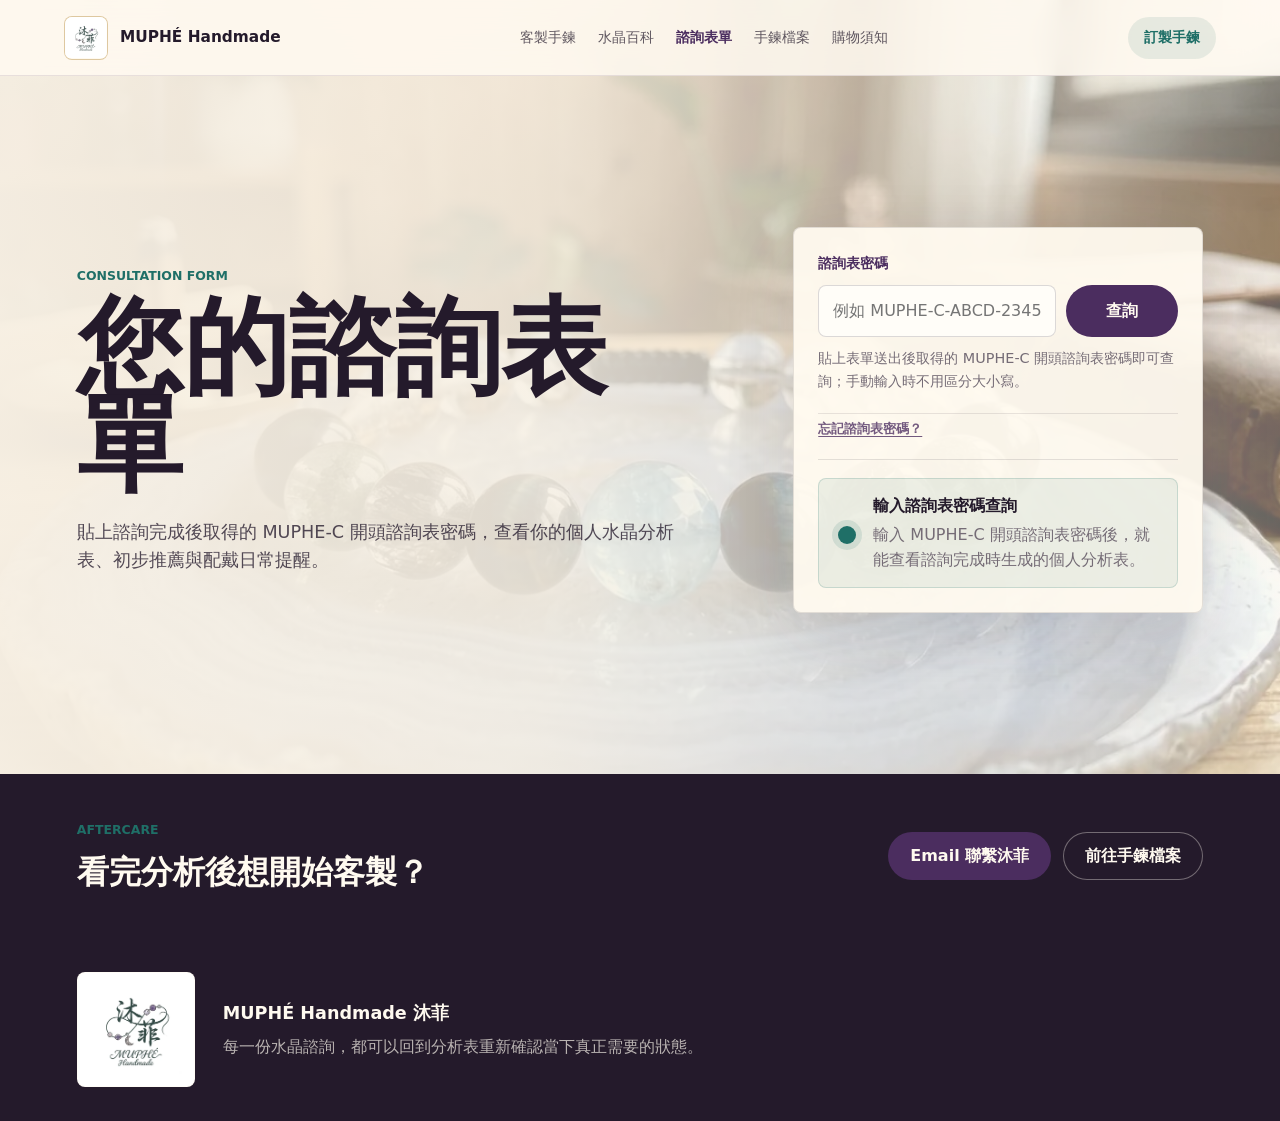
<file: consultation.html>
<!doctype html>
<html lang="zh-Hant">

<head>
  <meta charset="utf-8" />
  <meta name="viewport" content="width=device-width, initial-scale=1" />
  <title>您的諮詢表單｜沐菲 MUPHÉ Handmade</title>
  <meta name="description" content="輸入諮詢表密碼，查詢 MUPHÉ Handmade 水晶諮詢的個人分析表、初步推薦與日常提醒。" />
  <link rel="icon" type="image/png" href="pic/muphe_logo.png" />
  <link rel="stylesheet" href="styles.css" />
</head>

<body class="bracelet-page">
  <header class="site-header" data-header>
    <a class="brand-lockup" href="index.html" aria-label="回到 MUPHÉ Handmade 首頁">
      <img src="pic/muphe_logo.webp" alt="MUPHÉ Handmade 沐菲品牌標誌" />
      <span>
        <strong>MUPHÉ Handmade</strong>
      </span>
    </a>

    <nav class="desktop-nav" aria-label="主導覽">
      <a href="index.html#shop">客製手鍊</a>
      <a href="index.html#guide">水晶百科</a>
      <a href="consultation.html" aria-current="page">諮詢表單</a>
      <a href="bracelet.html">手鍊檔案</a>
      <a href="index.html#faq">購物須知</a>
    </nav>

    <div class="header-actions">
      <a class="bracelet-header-cta" href="index.html#shop">訂製手鍊</a>
      <button class="icon-button menu-toggle" type="button" aria-label="開啟選單" data-menu-toggle>
        <span></span>
        <span></span>
      </button>
    </div>
  </header>

  <div class="mobile-nav" data-mobile-nav aria-label="手機導覽">
    <a href="index.html#shop">客製手鍊</a>
    <a href="index.html#guide">水晶百科</a>
    <a href="consultation.html" aria-current="page">諮詢表單</a>
    <a href="bracelet.html">手鍊檔案</a>
    <a href="index.html#faq">購物須知</a>
  </div>

  <main id="top" data-bracelet-app>
    <section class="bracelet-hero" aria-labelledby="bracelet-title">
      <div class="bracelet-hero-copy reveal">
        <p class="eyebrow">Consultation Form</p>
        <h1 id="bracelet-title">您的諮詢表單</h1>
        <p>
          貼上諮詢完成後取得的 MUPHE-C 開頭諮詢表密碼，查看你的個人水晶分析表、初步推薦與配戴日常提醒。
        </p>
      </div>

      <div class="bracelet-lookup reveal" data-lookup-card>
        <form class="bracelet-code-form" data-code-form>
          <label for="bracelet-code" data-code-label>諮詢表密碼</label>
          <div class="bracelet-code-row">
            <input
              id="bracelet-code"
              name="code"
              type="text"
              autocomplete="off"
              inputmode="latin"
              maxlength="64"
              placeholder="例如 MUPHE-C-ABCD-2345"
              aria-describedby="bracelet-code-help"
              data-code-input
            />
            <button class="primary-link" type="submit">查詢</button>
          </div>
          <p id="bracelet-code-help" data-code-help>貼上表單送出後取得的 MUPHE-C 開頭諮詢表密碼即可查詢；手動輸入時不用區分大小寫。</p>
        </form>

        <div class="forgot-code" data-forgot-code>
          <button
            class="forgot-code-toggle"
            type="button"
            aria-expanded="false"
            aria-controls="forgot-code-panel"
            data-forgot-toggle
          >
            忘記諮詢表密碼？
          </button>
          <div class="forgot-code-panel" id="forgot-code-panel" hidden data-forgot-panel>
            <form class="forgot-code-form" data-forgot-form>
              <div class="forgot-code-field">
                <label for="forgot-name">姓名</label>
                <input id="forgot-name" name="name" type="text" autocomplete="name" placeholder="請輸入表單姓名" data-forgot-name />
              </div>

              <div class="forgot-code-field">
                <label for="forgot-birth-date">生日</label>
                <input id="forgot-birth-date" name="birthDate" type="date" data-forgot-birth-date />
              </div>

              <button class="secondary-link" type="submit">找回諮詢表密碼</button>
            </form>
            <div class="forgot-code-result" aria-live="polite" hidden data-forgot-status></div>
          </div>
        </div>

        <div class="bracelet-status" aria-live="polite" data-profile-status></div>
      </div>
    </section>

    <section class="bracelet-profile-section" aria-labelledby="profile-heading" data-profile-section hidden>
      <div class="bracelet-profile-shell" data-profile-content></div>
    </section>

    <section class="bracelet-support-strip" aria-label="手鍊服務">
      <div>
        <p class="eyebrow">Aftercare</p>
        <h2>看完分析後想開始客製？</h2>
      </div>
      <div class="bracelet-support-actions">
        <a class="primary-link" href="mailto:muphe.handmade@gmail.com?subject=MUPHE%20水晶手鍊客製諮詢">Email 聯繫沐菲</a>
        <a class="secondary-link" href="bracelet.html">前往手鍊檔案</a>
      </div>
    </section>
  </main>

  <footer class="site-footer">
    <img class="footer-logo" src="pic/muphe_logo.webp" alt="MUPHÉ Handmade 沐菲品牌標誌" loading="lazy" />
    <div>
      <strong>MUPHÉ Handmade 沐菲</strong>
      <p>每一份水晶諮詢，都可以回到分析表重新確認當下真正需要的狀態。</p>
    </div>
  </footer>

  <script src="app.js"></script>
  <script>
    (() => {
      const WEB_APP_URL_PLACEHOLDER =
        window.MUPHE_WEB_APP_URL_PLACEHOLDER || "GOOGLE_APPS_SCRIPT_WEB_APP_URL";
      const WEB_APP_URL = window.MUPHE_WEB_APP_URL || "GOOGLE_APPS_SCRIPT_WEB_APP_URL";
      const ANALYSIS_PROFILE_ACTION = "analysisProfile";
      const BRACELET_PROFILE_ACTION = "braceletProfile";
      const FORGOT_CODE_ACTION = "forgotBraceletCode";
      const lookupModeCopy = {
        analysis: {
          label: "諮詢表密碼",
          idleTitle: "輸入諮詢表密碼查詢",
          loadingTitle: "正在讀取分析表",
          loadingMessage: "請稍候，正在向 MUPHÉ 分析表服務確認公開資料。",
          emptyTitle: "請輸入諮詢表密碼",
          emptyMessage: "密碼會在諮詢表單送出後顯示，格式為 MUPHE-C-XXXX-XXXX。",
          help: "貼上表單送出後取得的 MUPHE-C 開頭諮詢表密碼即可查詢；手動輸入時不用區分大小寫。",
          idleMessage: "輸入 MUPHE-C 開頭諮詢表密碼後，就能查看諮詢完成時生成的個人分析表。",
          action: ANALYSIS_PROFILE_ACTION,
        },
        bracelet: {
          label: "手鍊檔案碼",
          idleTitle: "輸入手鍊檔案碼查詢",
          loadingTitle: "正在讀取手鍊檔案",
          loadingMessage: "請稍候，正在向 MUPHÉ 手鍊檔案服務確認公開資料。",
          emptyTitle: "請輸入手鍊檔案碼",
          emptyMessage: "手鍊檔案碼會由店主在實際客製設計完成後提供，格式為 MUPHE-B-XXXX-XXXX。",
          help: "手鍊檔案是實際設計與出貨內容，請輸入店主提供的 MUPHE-B 開頭手鍊檔案碼。",
          idleMessage: "手鍊檔案會顯示實際晶種配置、配戴指南與保養提醒。",
          action: BRACELET_PROFILE_ACTION,
        },
      };

      const form = document.querySelector("[data-code-form]");
      const codeInput = document.querySelector("[data-code-input]");
      const codeLabel = document.querySelector("[data-code-label]");
      const codeHelp = document.querySelector("[data-code-help]");
      const lookupModeButtons = Array.from(document.querySelectorAll("[data-lookup-mode]"));
      const statusRegion = document.querySelector("[data-profile-status]");
      const profileSection = document.querySelector("[data-profile-section]");
      const profileContent = document.querySelector("[data-profile-content]");
      const forgotToggle = document.querySelector("[data-forgot-toggle]");
      const forgotPanel = document.querySelector("[data-forgot-panel]");
      const forgotForm = document.querySelector("[data-forgot-form]");
      const forgotNameInput = document.querySelector("[data-forgot-name]");
      const forgotBirthDateInput = document.querySelector("[data-forgot-birth-date]");
      const forgotStatus = document.querySelector("[data-forgot-status]");
      const mobileNav = document.querySelector("[data-mobile-nav]");
      const menuToggle = document.querySelector("[data-menu-toggle]");
      let currentLookupMode = "analysis";

      const fieldKeys = {
        profileType: ["profileType", "profile_type", "type", "檔案類型"],
        name: ["braceletName", "bracelet_name", "name", "title", "手鍊名稱", "手链名称"],
        scene: ["scene", "lifeScene", "scenario", "場景", "使用場景"],
        displayName: ["displayName", "display_name", "customerAlias", "公開顯示名稱", "暱稱"],
        intention: ["summary", "intention", "intent", "wish", "purpose", "公開摘要", "設計意圖", "心願", "意圖"],
        crystals: ["crystals", "crystalList", "crystal_list", "stones", "晶種", "水晶清單", "水晶列表"],
        energyFocus: ["energyFocus", "energy_focus", "能量主題", "能量焦點"],
        chakraFocus: ["chakraFocus", "chakra_focus", "脈輪主題", "脈輪焦點"],
        designNotes: ["designNotes", "design_notes", "calculationNotes", "calculation_notes", "計算方式", "設計說明"],
        wearingGuide: ["wearingGuide", "wearing", "wearGuide", "wearing_guide", "配戴指南", "佩戴指南"],
        careGuide: ["careInstructions", "careGuide", "care", "care_guide", "保養說明", "保養指南", "照顧方式"],
        ritual: ["ritual", "dailyRitual", "ritualGuide", "儀式", "日常儀式"],
        makerNote: ["makerNote", "maker_note", "artistNote", "製作者備註", "店主小語"],
        photo: ["photo", "photoUrl", "photo_url", "image", "imageUrl", "image_url", "照片"],
        contactUrl: ["contactUrl", "contact_url", "lineUrl", "supportUrl", "聯繫連結"],
        orderUrl: ["productUrl", "product_url", "orderUrl", "order_url", "shopUrl", "reorderUrl", "商品或公開頁網址", "訂購連結"],
      };

      const crystalFunctionDescriptions = {
        白水晶: "淨化與放大整體能量，讓思緒回到清明狀態。",
        紫水晶: "安定思緒、沉澱焦躁，適合睡前關機與智慧整理。",
        粉水晶: "照顧愛與安全感，支援自我接納、人緣與關係修復。",
        草莓晶: "提升柔和吸引力與人際甜度，適合想被善待與被看見的階段。",
        紅紋石: "補充熱情、心力與被愛感，適合感情修復與重新啟動行動。",
        月光石: "安撫情緒起伏，支援柔軟、睡眠與內在安全感。",
        橙月光石: "讓情緒與人際流動回到溫暖節奏，適合敏感、需要被接住的狀態。",
        太陽石: "補充亮度、勇氣與舞台感，讓行動更有熱度。",
        金太陽石: "推動執行魄力與財運亮度，適合需要發光與衝刺的階段。",
        黃水晶: "聚焦財氣、自信與行動力，適合事業推進與資源累積。",
        金髮晶: "提升財運磁場與決策膽識，適合需要衝業績與被看見的時刻。",
        鈦晶: "強化企圖心、財富格局與抗壓氣勢，適合高強度目標。",
        綠幽靈: "連結事業成長與心輪修復，適合正財、穩定發展與長期累積。",
        葡萄石: "柔和修復心輪與壓力，讓財務、人緣與療癒感更平衡。",
        綠髮晶: "支援正財與事業拓展，適合想累積成果與提高行動續航。",
        海藍寶: "讓表達更溫和清楚，也能替焦躁情緒降溫。",
        天河石: "平衡理性表達與情緒壓力，適合需要說清楚又保持柔和的場景。",
        青金石: "支援洞察、判斷與清楚表達，適合決策、考試與簡報。",
        螢石: "整理混亂資訊與專注力，適合腦袋打結、需要清楚排序時。",
        黑曜石: "建立界線與防護，排除不必要消耗與外界干擾。",
        黑髮晶: "強化防護、穩定與抗干擾力，適合職場界線與外界雜訊。",
        黑鈦晶: "同時具備防護與財氣推進感，適合高壓環境下守住氣場。",
        茶晶: "讓能量落地、穩住節奏，適合疲憊、防護與守財。",
        拉長石: "守護敏感能量與直覺，適合需要防護、轉化與內在洞察時。",
        藍砂石: "穩定思緒與夜間能量，適合想安定、收束注意力的時候。",
        藍碧璽: "支援深度溝通、直覺與精細思考，適合高預算的精緻配置。",
        舒俱徠石: "照顧深層療癒與高頻安定，適合需要強力心靈支持的高預算配置。",
      };

      const crystalFunctionAliases = {
        粉晶: "粉水晶",
        白晶: "白水晶",
        黑碧璽: "黑曜石",
      };

      function normalizeString(value) {
        if (value === null || value === undefined) return "";
        if (Array.isArray(value)) return value.map(normalizeString).filter(Boolean).join("、");
        if (typeof value === "object") return "";
        return String(value).trim();
      }

      function escapeHtml(value) {
        return normalizeString(value)
          .replace(/&/g, "&amp;")
          .replace(/</g, "&lt;")
          .replace(/>/g, "&gt;")
          .replace(/"/g, "&quot;")
          .replace(/'/g, "&#39;");
      }

      function pick(source, keys) {
        if (!source || typeof source !== "object") return "";

        for (const key of keys) {
          const value = source[key];
          const hasStructuredValue =
            Array.isArray(value) ? value.length > 0 : value && typeof value === "object" && Object.keys(value).length > 0;
          if (hasStructuredValue || (value !== null && value !== undefined && normalizeString(value))) {
            return value;
          }
        }

        return "";
      }

      function getEndpointUrl(query, extraParams = {}) {
        if (!WEB_APP_URL || WEB_APP_URL === WEB_APP_URL_PLACEHOLDER) {
          return "";
        }

        const action = query.action || lookupModeCopy[currentLookupMode].action;
        const endpoint = new URL(WEB_APP_URL, window.location.href);
        endpoint.searchParams.set("type", action);
        endpoint.searchParams.set("action", action);
        endpoint.searchParams.set("source", "bracelet-page");

        if (query.code) endpoint.searchParams.set("code", query.code);
        if (query.token) endpoint.searchParams.set("token", query.token);
        if (query.name) endpoint.searchParams.set("name", query.name);
        if (query.birthDate) endpoint.searchParams.set("birthDate", query.birthDate);

        Object.entries(extraParams).forEach(([key, value]) => {
          endpoint.searchParams.set(key, value);
        });

        return endpoint.toString();
      }

      function normalizeHref(value) {
        const text = normalizeString(value);
        if (!text) return "";

        try {
          const url = new URL(text, window.location.href);
          const allowedProtocols = ["http:", "https:", "mailto:", "tel:"];
          if (allowedProtocols.includes(url.protocol)) {
            return url.href;
          }
        } catch (error) {
          return "";
        }

        return "";
      }

      function showStatus(kind, title, message) {
        const isLoading = kind === "loading";
        statusRegion.hidden = false;
        statusRegion.dataset.state = kind;
        statusRegion.setAttribute("role", kind === "error" ? "alert" : "status");
        statusRegion.innerHTML = `
          <div class="bracelet-status-content">
            <span class="${isLoading ? "bracelet-spinner" : "bracelet-status-dot"}" aria-hidden="true"></span>
            <div>
              <strong>${escapeHtml(title)}</strong>
              <p>${escapeHtml(message)}</p>
            </div>
          </div>
        `;
      }

      function showForgotStatus(kind, title, message, accessCode = "") {
        if (!forgotStatus) return;

        forgotStatus.hidden = false;
        forgotStatus.dataset.state = kind;
        forgotStatus.setAttribute("role", kind === "error" ? "alert" : "status");

        if (accessCode) {
          forgotStatus.innerHTML = `
            <div class="forgot-code-found">
              <div>
                <strong>${escapeHtml(title)}</strong>
                <p>${escapeHtml(message)}</p>
              </div>
              <div class="forgot-code-copy">
                <code data-forgot-code-value>${escapeHtml(accessCode)}</code>
                <button class="secondary-link" type="button" data-copy-forgot-code>複製</button>
              </div>
            </div>
          `;
          return;
        }

        forgotStatus.innerHTML = `
          <div class="forgot-code-message">
            <strong>${escapeHtml(title)}</strong>
            <p>${escapeHtml(message)}</p>
          </div>
        `;
      }

      function hideForgotStatus() {
        if (!forgotStatus) return;
        forgotStatus.hidden = true;
        forgotStatus.innerHTML = "";
        delete forgotStatus.dataset.state;
      }

      function hideProfile() {
        profileSection.hidden = true;
        profileContent.innerHTML = "";
      }

      function getLookupCopy(mode = currentLookupMode) {
        return lookupModeCopy[mode] || lookupModeCopy.analysis;
      }

      function setLookupMode(mode, options = {}) {
        const normalizedMode = "analysis";
        currentLookupMode = normalizedMode;
        const copy = getLookupCopy();

        if (codeLabel) codeLabel.textContent = copy.label;
        if (codeHelp) codeHelp.textContent = copy.help;
        lookupModeButtons.forEach((button) => {
          const isActive = button.dataset.lookupMode === normalizedMode;
          button.classList.toggle("is-active", isActive);
          button.setAttribute("aria-pressed", isActive ? "true" : "false");
        });

        const showForgot = normalizedMode === "analysis";
        if (forgotToggle) forgotToggle.hidden = !showForgot;
        if (forgotPanel && !showForgot) {
          forgotPanel.hidden = true;
          if (forgotToggle) forgotToggle.setAttribute("aria-expanded", "false");
          hideForgotStatus();
        }

        if (options.updateUrl !== false) {
          const nextUrl = new URL(window.location.href);
          nextUrl.searchParams.delete("type");
          window.history.replaceState({}, "", nextUrl);
        }

        if (options.refreshIdle !== false && profileSection.hidden) {
          showIdle();
        }
      }

      function showIdle() {
        hideProfile();
        const copy = getLookupCopy();
        showStatus("idle", copy.idleTitle, copy.idleMessage);
      }

      function parseTextList(value) {
        if (!value) return [];
        if (Array.isArray(value)) {
          return value.map(normalizeString).filter(Boolean);
        }

        const text = normalizeString(value);
        if (!text) return [];

        return text
          .split(/\n|；|;/)
          .map((item) => item.trim())
          .filter(Boolean);
      }

      function parseCrystalString(value) {
        const text = normalizeString(value);
        if (!text) return null;
        const match = text.match(/^(.+?)(?:[:：]| - |－)(.+)$/);

        if (match) {
          return {
            name: match[1].trim(),
            meaning: match[2].trim(),
          };
        }

        return { name: text, meaning: "" };
      }

      function normalizeCrystals(value) {
        if (!value) return [];

        if (Array.isArray(value)) {
          return value
            .map((item) => {
              if (typeof item === "object" && item) {
                return {
                  name: normalizeString(pick(item, ["name", "crystal", "stone", "晶種", "名稱"])),
                  meaning: normalizeString(pick(item, ["meaning", "effect", "note", "intention", "含義", "意義", "功效"])),
                };
              }

              return parseCrystalString(item);
            })
            .filter((item) => item && item.name);
        }

        if (typeof value === "object") {
          return Object.entries(value)
            .map(([name, meaning]) => ({
              name: normalizeString(name),
              meaning: normalizeString(meaning),
            }))
            .filter((item) => item.name);
        }

        const text = normalizeString(value);
        const delimiter = /[\n；;]/.test(text) ? /\n|；|;/ : /、|,/;

        return text
          .split(delimiter)
          .map(parseCrystalString)
          .filter((item) => item && item.name);
      }

      function findProfileSource(payload) {
        const candidates = [
          payload && payload.profile,
          payload && payload.braceletProfile,
          payload && payload.publicProfile,
          payload && payload.bracelet,
          payload && payload.data && payload.data.profile,
          payload && payload.data && payload.data.bracelet,
          payload && payload.data,
          payload && payload.result && payload.result.profile,
          payload && payload.result,
          payload && payload.record,
          payload,
        ];

        return candidates.find((candidate) => {
          if (!candidate || typeof candidate !== "object" || Array.isArray(candidate)) return false;
          return Object.values(fieldKeys).some((keys) =>
            keys.some((key) => candidate[key] !== null && candidate[key] !== undefined),
          );
        });
      }

      function normalizeProfile(payload) {
        if (!payload || typeof payload !== "object") {
          throw new Error("回傳格式不是有效的手鍊檔案。");
        }

        if (payload.success === false || payload.ok === false || payload.status === "error") {
          throw new Error(
            normalizeString(payload.error && payload.error.message) ||
              normalizeString(payload.message) ||
              "目前查不到這組查詢資料。",
          );
        }

        const source = findProfileSource(payload);
        if (!source) {
          throw new Error("目前查不到這組查詢資料。");
        }

        const profile = {
          profileType: normalizeString(pick(source, fieldKeys.profileType)),
          name: normalizeString(pick(source, fieldKeys.name)),
          scene: normalizeString(pick(source, fieldKeys.scene)),
          displayName: normalizeString(pick(source, fieldKeys.displayName)),
          intention: normalizeString(pick(source, fieldKeys.intention)),
          crystals: normalizeCrystals(pick(source, fieldKeys.crystals)),
          energyFocus: parseTextList(pick(source, fieldKeys.energyFocus)),
          chakraFocus: parseTextList(pick(source, fieldKeys.chakraFocus)),
          designNotes: parseTextList(pick(source, fieldKeys.designNotes)),
          wearingGuide: parseTextList(pick(source, fieldKeys.wearingGuide)),
          careGuide: parseTextList(pick(source, fieldKeys.careGuide)),
          ritual: parseTextList(pick(source, fieldKeys.ritual)),
          makerNote: parseTextList(pick(source, fieldKeys.makerNote)),
          photo: normalizeHref(pick(source, fieldKeys.photo)),
          contactUrl: normalizeHref(pick(source, fieldKeys.contactUrl)) || "mailto:muphe.handmade@gmail.com?subject=MUPHE%20水晶手鍊客製諮詢",
          orderUrl: normalizeHref(pick(source, fieldKeys.orderUrl)) || "index.html#shop",
        };

        const hasPublicContent =
          profile.name ||
          profile.scene ||
          profile.displayName ||
          profile.intention ||
          profile.crystals.length ||
          profile.energyFocus.length ||
          profile.chakraFocus.length ||
          profile.designNotes.length ||
          profile.wearingGuide.length ||
          profile.careGuide.length ||
          profile.ritual.length ||
          profile.makerNote.length;

        if (!hasPublicContent) {
          throw new Error("這份檔案尚未開放公開內容。");
        }

        return profile;
      }

      function isLookupNotFoundPayload(payload) {
        return Boolean(
          payload &&
            (payload.success === false || payload.ok === false || payload.status === "error") &&
            normalizeString(payload.error && payload.error.code) === "not_found",
        );
      }

      async function requestApi(query) {
        const endpoint = getEndpointUrl(query);

        if (!endpoint) {
          throw new Error("查詢網址尚未設定，請先更新 Google Apps Script Web App URL。");
        }

        try {
          const response = await fetch(endpoint, {
            method: "GET",
            cache: "no-store",
            redirect: "follow",
          });
          const text = await response.text();

          if (!response.ok) {
            throw new Error("查詢服務暫時無法回應。");
          }

          try {
            return JSON.parse(text);
          } catch (error) {
            throw new Error("查詢服務尚未回傳可讀取資料。");
          }
        } catch (error) {
          return requestProfileJsonp(query, error);
        }
      }

      function requestProfile(query, mode = currentLookupMode) {
        return requestApi({ ...query, action: getLookupCopy(mode).action });
      }

      function requestForgotCode(name, birthDate) {
        return requestApi({
          action: FORGOT_CODE_ACTION,
          name,
          birthDate,
        });
      }

      function requestProfileJsonp(query, originalError) {
        return new Promise((resolve, reject) => {
          const callbackName = `mupheBraceletProfile${Date.now()}${Math.floor(Math.random() * 1000)}`;
          const endpoint = getEndpointUrl(query, { callback: callbackName });

          if (!endpoint) {
            reject(originalError);
            return;
          }

          const script = document.createElement("script");
          const timeout = window.setTimeout(() => {
            cleanup();
            reject(originalError);
          }, 9000);

          function cleanup() {
            window.clearTimeout(timeout);
            delete window[callbackName];
            script.remove();
          }

          window[callbackName] = (payload) => {
            cleanup();
            resolve(payload);
          };

          script.onerror = () => {
            cleanup();
            reject(originalError);
          };
          script.src = endpoint;
          document.body.append(script);
        });
      }

      function getCustomerErrorMessage(error) {
        const message = normalizeString(error && error.message);
        const networkFailures = ["Failed to fetch", "Load failed", "NetworkError"];

        if (!message || networkFailures.some((failure) => message.includes(failure))) {
          return "目前無法連線到查詢服務，請稍後再試或聯繫店主。";
        }

        return message;
      }

      function normalizeAccessCodeForDisplay(payload) {
        const code = normalizeString(
          payload &&
            (payload.accessCode ||
              payload.code ||
              (payload.data && (payload.data.accessCode || payload.data.code)) ||
              (payload.result && (payload.result.accessCode || payload.result.code))),
        );
        return code.toUpperCase();
      }

      async function copyTextWithFallback(text, sourceElement) {
        if (!text) return false;

        try {
          await navigator.clipboard.writeText(text);
          return true;
        } catch (error) {
          if (!sourceElement) return false;
          const selection = window.getSelection();
          const range = document.createRange();
          range.selectNodeContents(sourceElement);
          selection.removeAllRanges();
          selection.addRange(range);

          try {
            return document.execCommand("copy");
          } catch (copyError) {
            return false;
          }
        }
      }

      function renderList(items) {
        if (!items.length) return `<p class="profile-muted">尚未提供。</p>`;

        return `
          <ul class="profile-note-list">
            ${items.map((item) => `<li>${escapeHtml(item)}</li>`).join("")}
          </ul>
        `;
      }

      function renderCrystals(crystals) {
        if (!crystals.length) return `<p class="profile-muted">尚未提供。</p>`;

        return `
          <div class="profile-crystal-list">
            ${crystals
              .map(
                (crystal) => `
                  <article>
                    <strong>${escapeHtml(crystal.name)}</strong>
                    ${crystal.meaning ? `<p>${escapeHtml(crystal.meaning)}</p>` : ""}
                  </article>
                `,
              )
              .join("")}
          </div>
        `;
      }

      function renderProfile(profile) {
        if (isConsultationCard(profile)) {
          renderConsultationCard(profile);
          return;
        }

        const photoMarkup = profile.photo
          ? `<img src="${escapeHtml(profile.photo)}" alt="${escapeHtml(profile.name || "MUPHÉ 手鍊")} 照片" loading="lazy" data-profile-photo />`
          : `
            <div class="profile-photo-fallback">
              <img src="pic/muphe_logo.webp" alt="" />
              <span>Made by MUPHÉ</span>
            </div>
          `;

        profileContent.innerHTML = `
          <div class="bracelet-profile-hero">
            <div class="profile-photo-frame">${photoMarkup}</div>
            <div class="profile-summary">
              ${profile.scene ? `<span class="product-scene">${escapeHtml(profile.scene)}</span>` : ""}
              <h2 id="profile-heading" tabindex="-1">${escapeHtml(profile.name || "MUPHÉ 手鍊檔案")}</h2>
              ${profile.displayName ? `<p class="profile-for">為 ${escapeHtml(profile.displayName)} 整理的公開檔案</p>` : ""}
              ${profile.intention ? `<p>${escapeHtml(profile.intention)}</p>` : ""}
              <div class="profile-actions">
                <a class="primary-link" href="${escapeHtml(profile.contactUrl)}">Email 聯繫沐菲</a>
                <a class="secondary-link" href="${escapeHtml(profile.orderUrl)}">訂製或加購</a>
              </div>
            </div>
          </div>

          <div class="bracelet-profile-grid">
            <section class="profile-panel profile-panel-wide" aria-labelledby="profile-crystals-title">
              <p class="eyebrow">Crystals</p>
              <h3 id="profile-crystals-title">晶種與含義</h3>
              ${renderCrystals(profile.crystals)}
            </section>

            ${
              profile.energyFocus.length || profile.chakraFocus.length
                ? `
                  <section class="profile-panel profile-panel-wide" aria-labelledby="profile-focus-title">
                    <p class="eyebrow">Focus</p>
                    <h3 id="profile-focus-title">能量焦點</h3>
                    ${renderList([...profile.energyFocus, ...profile.chakraFocus])}
                  </section>
                `
                : ""
            }

            <section class="profile-panel" aria-labelledby="profile-wearing-title">
              <p class="eyebrow">Wearing</p>
              <h3 id="profile-wearing-title">配戴指南</h3>
              ${renderList(profile.wearingGuide)}
            </section>

            <section class="profile-panel" aria-labelledby="profile-care-title">
              <p class="eyebrow">Care</p>
              <h3 id="profile-care-title">保養指南</h3>
              ${renderList(profile.careGuide)}
            </section>

            <section class="profile-panel" aria-labelledby="profile-ritual-title">
              <p class="eyebrow">Ritual</p>
              <h3 id="profile-ritual-title">日常儀式</h3>
              ${renderList(profile.ritual)}
            </section>

            <section class="profile-panel" aria-labelledby="profile-note-title">
              <p class="eyebrow">Maker Note</p>
              <h3 id="profile-note-title">店主小語</h3>
              ${renderList(profile.makerNote)}
            </section>
          </div>
        `;

        const photo = profileContent.querySelector("[data-profile-photo]");
        if (photo) {
          photo.addEventListener("error", () => {
            photo.closest(".profile-photo-frame").innerHTML = `
              <div class="profile-photo-fallback">
                <img src="pic/muphe_logo.webp" alt="" />
                <span>Made by MUPHÉ</span>
              </div>
            `;
          });
        }

        profileSection.hidden = false;
        statusRegion.hidden = true;
        document.title = `${profile.name || "手鍊檔案"}｜沐菲 MUPHÉ Handmade`;
        document.getElementById("profile-heading").focus({ preventScroll: true });
        profileSection.scrollIntoView({ behavior: "smooth", block: "start" });
      }

      function isConsultationCard(profile) {
        const marker = [
          profile.profileType,
          profile.scene,
          profile.name,
        ].join(" ");
        return /analysisEvaluation|consultationCard|水晶諮詢(?:圖卡|分析表)|水晶狀態(?:圖卡|分析表)/.test(marker);
      }

      function isFullAnalysisText(text) {
        return /您的專屬水晶能量初步評估|多維度.*能量.*評估|暖心陪伴語|配戴與消磁儀式建議|【手[鍊鏈]\s*[ABC]/.test(normalizeString(text));
      }

      function normalizeInlineAnalysisText(text) {
        return normalizeString(text)
          .replace(/\s+/g, " ")
          .replace(/([\u3400-\u9fff])\s+([\u3400-\u9fff])/g, "$1$2")
          .replace(/\s+([，。、！？；：）】])/g, "$1")
          .replace(/([（【])\s+/g, "$1")
          .trim();
      }

      function prepareAnalysisReportText(text) {
        return normalizeString(text)
          .replace(/（本地規則\s*Fallback\s*生成）/g, "")
          .replace(/\(本地規則\s*Fallback\s*生成\)/g, "")
          .replace(/\s+(?=(?:🔮|📿|🧘|💬)\s*【)/g, "\n")
          .replace(/\s+(?=【(?:基本資料|狀態優先|分析模組|計算式|設計公式|色系調和|狀態判讀|水晶搭配|評分摘要|能量解說)】)/g, "\n")
          .replace(/\s+-\s+/g, "\n- ")
          .replace(/\n{3,}/g, "\n\n")
          .trim();
      }

      function isAnalysisSectionHeader(line) {
        return /^(?:🔮|📿|🧘|💬)\s*【[^】]+】/.test(line);
      }

      function createAnalysisSection(title) {
        return {
          title,
          fields: [],
        };
      }

      function addAnalysisParagraph(section, text) {
        const body = normalizeInlineAnalysisText(text);
        if (!body) return;

        const last = section.fields[section.fields.length - 1];
        if (section.title.includes("暖心陪伴語") && last && last.type === "paragraph") {
          last.body = normalizeInlineAnalysisText(last.body + body);
          return;
        }

        section.fields.push({ type: "paragraph", body });
      }

      function parseAnalysisReport(text) {
        const report = prepareAnalysisReportText(text);
        const lines = report.split(/\n+/).map((line) => line.trim()).filter(Boolean);
        const sections = [];
        let currentSection = createAnalysisSection("");

        lines.forEach((line) => {
          const headerMatch = line.match(/^((?:🔮|📿|🧘|💬)\s*【[^】]+】)\s*(.*)$/);
          if (headerMatch) {
            if (currentSection.title || currentSection.fields.length) {
              sections.push(currentSection);
            }
            currentSection = createAnalysisSection(headerMatch[1]);
            if (headerMatch[2]) {
              addAnalysisParagraph(currentSection, headerMatch[2]);
            }
            return;
          }

          const fieldMatch = line.match(/^【([^】]+)】：?\s*(.*)$/);
          if (fieldMatch) {
            currentSection.fields.push({
              type: "field",
              label: fieldMatch[1],
              body: normalizeInlineAnalysisText(fieldMatch[2]),
            });
            return;
          }

          if (line.startsWith("-")) {
            currentSection.fields.push({
              type: "bullet",
              body: normalizeInlineAnalysisText(line.replace(/^-\s*/, "")),
            });
            return;
          }

          addAnalysisParagraph(currentSection, line);
        });

        if (currentSection.title || currentSection.fields.length) {
          sections.push(currentSection);
        }

        return sections;
      }

      function normalizeCrystalFunctionName(name) {
        const cleaned = normalizeString(name).replace(/[（(].*?[）)]/g, "").trim();
        return crystalFunctionAliases[cleaned] || cleaned;
      }

      function parseAnalysisCrystalNames(text) {
        const seen = new Set();
        return normalizeString(text)
          .split(/\s*(?:、|，|,|\+|與|配搭|和)\s*/)
          .map(normalizeCrystalFunctionName)
          .filter((name) => {
            if (!name || seen.has(name)) return false;
            seen.add(name);
            return true;
          });
      }

      function buildCrystalFunctionItems(crystalNames) {
        return crystalNames.map((name) => ({
          name,
          description: crystalFunctionDescriptions[name] || "作為整體能量配置的補充晶種，協助完成這款手鍊的能量分工。",
        }));
      }

      function parseEnergyExplanationItems(text) {
        return normalizeString(text)
          .split(/；|;/)
          .map((item) => item.trim())
          .filter(Boolean)
          .map((item) => {
            const match = item.match(/^([^：:]{1,16})[:：]\s*(.+)$/);
            return match
              ? {
                  name: normalizeCrystalFunctionName(match[1]),
                  description: normalizeInlineAnalysisText(match[2]),
                }
              : {
                  name: "",
                  description: normalizeInlineAnalysisText(item),
                };
          });
      }

      function shouldUseCrystalFunctionExplanation(body, crystalNames) {
        if (!crystalNames.length) return false;
        const normalizedBody = normalizeString(body);
        const mentionedCount = crystalNames.filter((name) => normalizedBody.includes(name)).length;
        return mentionedCount < Math.min(2, crystalNames.length) || /系統會|水晶資料庫|加權|主軸|提高|狀態描述|星座|生肖/.test(normalizedBody);
      }

      function enrichAnalysisSectionsWithCrystalFunctions(sections) {
        return sections.map((section) => {
          const crystalField = section.fields.find((field) => field.type === "field" && field.label === "水晶搭配");
          const crystalNames = crystalField ? parseAnalysisCrystalNames(crystalField.body) : [];
          if (!crystalNames.length) return section;

          return {
            ...section,
            fields: section.fields.map((field) => {
              if (field.type !== "field" || field.label !== "能量解說") return field;
              if (!shouldUseCrystalFunctionExplanation(field.body, crystalNames)) {
                return {
                  ...field,
                  items: parseEnergyExplanationItems(field.body),
                };
              }
              return {
                ...field,
                body: buildCrystalFunctionItems(crystalNames)
                  .map((item) => `${item.name}：${item.description}`)
                  .join("；"),
                items: buildCrystalFunctionItems(crystalNames),
              };
            }),
          };
        });
      }

      function renderEnergyExplanationItems(items) {
        return `
          <ul class="analysis-summary-list analysis-energy-list">
            ${items
              .filter((item) => item && (item.name || item.description))
              .map((item) => `
                <li>
                  ${item.name ? `<strong>${escapeHtml(item.name)}</strong>` : ""}
                  <span>${escapeHtml(item.description)}</span>
                </li>
              `)
              .join("")}
          </ul>
        `;
      }

      function renderAnalysisField(field) {
        if (field.type === "bullet") {
          return `<li>${escapeHtml(field.body)}</li>`;
        }

        if (field.type === "field") {
          const body = field.label === "水晶搭配"
            ? `<div class="analysis-chip-row">${normalizeString(field.body)
                .split(/[、，,]+/)
                .map((item) => item.trim())
                .filter(Boolean)
                .map((item) => `<span>${escapeHtml(item)}</span>`)
                .join("")}</div>`
            : field.label === "評分摘要"
              ? `<ul class="analysis-summary-list">${normalizeString(field.body)
                  .split(/；|;/)
                  .map((item) => item.trim())
                  .filter(Boolean)
                  .map((item) => `<li>${escapeHtml(item)}</li>`)
                  .join("")}</ul>`
            : field.label === "能量解說"
              ? renderEnergyExplanationItems(field.items || parseEnergyExplanationItems(field.body))
            : `<p>${escapeHtml(field.body)}</p>`;

          return `
            <div class="analysis-field">
              <strong>${escapeHtml(field.label)}</strong>
              ${body}
            </div>
          `;
        }

        return `<p class="analysis-paragraph">${escapeHtml(field.body)}</p>`;
      }

      function renderAnalysisReport(text) {
        const sections = enrichAnalysisSectionsWithCrystalFunctions(parseAnalysisReport(text))
          .filter((section) => !section.title.includes("暖心陪伴語"));
        if (!sections.length) return "";

        return `
          <div class="analysis-report">
            ${sections
              .map((section) => {
                const bulletItems = section.fields.filter((field) => field.type === "bullet");
                const nonBulletItems = section.fields.filter((field) => field.type !== "bullet");
                return `
                  <section class="analysis-report-section">
                    ${section.title ? `<h4>${escapeHtml(section.title)}</h4>` : ""}
                    ${nonBulletItems.map(renderAnalysisField).join("")}
                    ${bulletItems.length ? `<ul class="analysis-bullet-list">${bulletItems.map(renderAnalysisField).join("")}</ul>` : ""}
                  </section>
                `;
              })
              .join("")}
          </div>
        `;
      }

      function renderConsultationCard(profile) {
        const focusItems = [...profile.energyFocus, ...profile.chakraFocus];
        const analysisText = isFullAnalysisText(profile.intention) ? profile.intention : "";
        const hasFullAnalysis = !!analysisText;

        profileContent.innerHTML = `
          <article class="consultation-card-shell" aria-label="個人水晶分析表">
            <div class="consultation-card-brand">
              <img src="pic/muphe_logo.webp" alt="" />
              <span>MUPHÉ Handmade 沐菲手作水晶</span>
            </div>
            <div class="consultation-card-head">
              ${profile.scene ? `<p class="eyebrow">${escapeHtml(profile.scene)}</p>` : ""}
              <h2 id="profile-heading" tabindex="-1">${escapeHtml(profile.name || "你的水晶狀態分析表")}</h2>
              ${profile.displayName ? `<p class="profile-for">為 ${escapeHtml(profile.displayName)} 整理的個人分析表</p>` : ""}
              ${!hasFullAnalysis && profile.intention ? `<p>${escapeHtml(profile.intention)}</p>` : ""}
            </div>

            ${
              hasFullAnalysis
                ? `
                  <section class="consultation-card-panel consultation-analysis-panel" aria-labelledby="consultation-analysis-title">
                    <h3 id="consultation-analysis-title">您的專屬水晶能量初步評估</h3>
                    ${renderAnalysisReport(analysisText)}
                  </section>
                `
                : ""
            }

            ${
              !hasFullAnalysis && focusItems.length
                ? `
                  <section class="consultation-card-panel" aria-labelledby="consultation-focus-title">
                    <h3 id="consultation-focus-title">目前最需要照顧的狀態</h3>
                    <div class="consultation-tag-row">
                      ${focusItems.map((item) => `<span>${escapeHtml(item)}</span>`).join("")}
                    </div>
                  </section>
                `
                : ""
            }

            ${
              !hasFullAnalysis
                ? `
                  <section class="consultation-card-panel" aria-labelledby="consultation-crystals-title">
                    <h3 id="consultation-crystals-title">沐菲初步推薦方向</h3>
                    ${renderCrystals(profile.crystals)}
                  </section>
                `
                : ""
            }

            ${
              !hasFullAnalysis && profile.designNotes.length
                ? `
                  <section class="consultation-card-panel" aria-labelledby="consultation-calculation-title">
                    <h3 id="consultation-calculation-title">計算方式</h3>
                    ${renderList(profile.designNotes)}
                  </section>
                `
                : ""
            }

            <section class="consultation-card-panel consultation-guidance-panel" aria-labelledby="consultation-wearing-title">
              <h3 id="consultation-wearing-title">配戴與日常提醒</h3>
              ${renderList(profile.wearingGuide)}
            </section>

            <section class="consultation-card-panel consultation-guidance-panel" aria-labelledby="consultation-care-title">
              <h3 id="consultation-care-title">保養與淨化</h3>
              ${renderList(profile.careGuide)}
            </section>

            ${
              profile.ritual.length
                ? `
                  <section class="consultation-card-panel consultation-guidance-panel" aria-labelledby="consultation-ritual-title">
                    <h3 id="consultation-ritual-title">小儀式</h3>
                    ${renderList(profile.ritual)}
                  </section>
                `
                : ""
            }

            ${
              profile.makerNote.length
                ? `
                  <footer class="consultation-card-note">
                    <h3>沐菲貼心語</h3>
                    ${renderList(profile.makerNote)}
                  </footer>
                `
                : ""
            }
          </article>
        `;

        profileSection.hidden = false;
        statusRegion.hidden = true;
        document.title = `${profile.name || "水晶分析表"}｜沐菲 MUPHÉ Handmade`;
        document.getElementById("profile-heading").focus({ preventScroll: true });
        profileSection.scrollIntoView({ behavior: "smooth", block: "start" });
      }

      async function lookupProfile(query, options = {}) {
        const normalizedQuery = {
          code: normalizeString(query.code).toUpperCase(),
          token: normalizeString(query.token),
        };
        const requestedMode = normalizedQuery.token || query.mode === "bracelet" ? "bracelet" : currentLookupMode;
        const copy = getLookupCopy(requestedMode);

        if (!normalizedQuery.code && !normalizedQuery.token) {
          showIdle();
          codeInput.focus();
          return;
        }

        hideProfile();
        showStatus("loading", copy.loadingTitle, copy.loadingMessage);

        try {
          let activeMode = requestedMode;
          let payload = await requestProfile(normalizedQuery, activeMode);

          if (isLookupNotFoundPayload(payload) && activeMode === "analysis" && options.allowBraceletFallback !== false) {
            const fallbackPayload = await requestProfile(normalizedQuery, "bracelet");
            if (!isLookupNotFoundPayload(fallbackPayload)) {
              payload = fallbackPayload;
              activeMode = "bracelet";
              setLookupMode("bracelet", { updateUrl: false, refreshIdle: false });
              const nextUrl = new URL(window.location.href);
              nextUrl.searchParams.set("type", "bracelet");
              window.history.replaceState({}, "", nextUrl);
            }
          }

          const profile = normalizeProfile(payload);
          renderProfile(profile);
        } catch (error) {
          showStatus(
            "error",
            "查詢失敗",
            getCustomerErrorMessage(error),
          );
          hideProfile();
        }
      }

      form.addEventListener("submit", (event) => {
        event.preventDefault();
        const code = normalizeString(codeInput.value).toUpperCase();
        const copy = getLookupCopy();

        if (!code) {
          showStatus("error", copy.emptyTitle, copy.emptyMessage);
          codeInput.focus();
          return;
        }

        codeInput.value = code;
        const nextUrl = new URL(window.location.href);
        nextUrl.searchParams.set("code", code);
        nextUrl.searchParams.delete("type");
        nextUrl.searchParams.delete("token");
        window.history.replaceState({}, "", nextUrl);
        lookupProfile({ code, mode: "analysis" }, { allowBraceletFallback: false });
      });

      lookupModeButtons.forEach((button) => {
        button.addEventListener("click", () => {
          const nextMode = button.dataset.lookupMode === "bracelet" ? "bracelet" : "analysis";
          if (nextMode === currentLookupMode) return;
          setLookupMode(nextMode);
        });
      });

      if (forgotToggle && forgotPanel) {
        forgotToggle.addEventListener("click", () => {
          const willOpen = forgotPanel.hidden;
          forgotPanel.hidden = !willOpen;
          forgotToggle.setAttribute("aria-expanded", willOpen ? "true" : "false");
          if (willOpen) {
            window.setTimeout(() => forgotNameInput && forgotNameInput.focus(), 80);
          } else {
            hideForgotStatus();
          }
        });
      }

      if (forgotForm) {
        forgotForm.addEventListener("submit", async (event) => {
          event.preventDefault();
          const name = normalizeString(forgotNameInput && forgotNameInput.value);
          const birthDate = normalizeString(forgotBirthDateInput && forgotBirthDateInput.value);

          if (!name || !birthDate) {
            showForgotStatus("error", "請填寫姓名與生日", "需要兩個欄位都正確，才能找回諮詢表密碼。");
            if (!name && forgotNameInput) forgotNameInput.focus();
            else if (forgotBirthDateInput) forgotBirthDateInput.focus();
            return;
          }

          showForgotStatus("loading", "正在確認資料", "請稍候，系統正在比對姓名與生日。");

          try {
            const payload = await requestForgotCode(name, birthDate);
            if (!payload || payload.success === false || payload.ok === false || payload.status === "error") {
              throw new Error(
                normalizeString(payload && payload.error && payload.error.message) ||
                  normalizeString(payload && payload.message) ||
                  "找不到符合的諮詢表密碼。",
              );
            }

            const accessCode = normalizeAccessCodeForDisplay(payload);
            if (!accessCode) {
              throw new Error("找不到符合的諮詢表密碼。");
            }

            codeInput.value = accessCode;
            setLookupMode("analysis", { refreshIdle: false });
            showForgotStatus("success", "已找到諮詢表密碼", "已自動帶入上方查詢欄，也可以先複製保存。", accessCode);
          } catch (error) {
            showForgotStatus("error", "找回失敗", getCustomerErrorMessage(error));
          }
        });

        forgotForm.addEventListener("input", () => {
          if (forgotStatus && forgotStatus.dataset.state === "error") {
            hideForgotStatus();
          }
        });
      }

      if (forgotStatus) {
        forgotStatus.addEventListener("click", async (event) => {
          const copyButton = event.target.closest("[data-copy-forgot-code]");
          if (!copyButton) return;

          const codeElement = forgotStatus.querySelector("[data-forgot-code-value]");
          const accessCode = normalizeString(codeElement && codeElement.textContent);
          const copied = await copyTextWithFallback(accessCode, codeElement);
          copyButton.textContent = copied ? "已複製" : "已選取";
          window.setTimeout(() => {
            copyButton.textContent = "複製";
          }, 1600);
        });
      }

      if (menuToggle && mobileNav) {
        menuToggle.addEventListener("click", () => {
          mobileNav.classList.toggle("is-open");
        });
        mobileNav.addEventListener("click", (event) => {
          if (event.target.closest("a")) {
            mobileNav.classList.remove("is-open");
          }
        });
      }

      const urlParams = new URLSearchParams(window.location.search);
      const initialCode = normalizeString(urlParams.get("code")).toUpperCase();
      const initialToken = normalizeString(urlParams.get("token"));
      const requestedType = normalizeString(urlParams.get("type") || urlParams.get("mode")).toLowerCase();

      if (requestedType === "bracelet" || initialToken) {
        const redirectUrl = new URL("bracelet.html", window.location.href);
        if (initialCode) redirectUrl.searchParams.set("code", initialCode);
        if (initialToken) redirectUrl.searchParams.set("token", initialToken);
        window.location.replace(redirectUrl.toString());
        return;
      }

      const initialMode = "analysis";

      setLookupMode(initialMode, { updateUrl: false, refreshIdle: false });

      if (initialCode) {
        codeInput.value = initialCode;
      }

      if (initialCode || initialToken) {
        lookupProfile({ code: initialCode, token: initialToken, mode: initialMode }, { allowBraceletFallback: false });
      } else {
        showIdle();
      }
    })();
  </script>
</body>

</html>
</file>
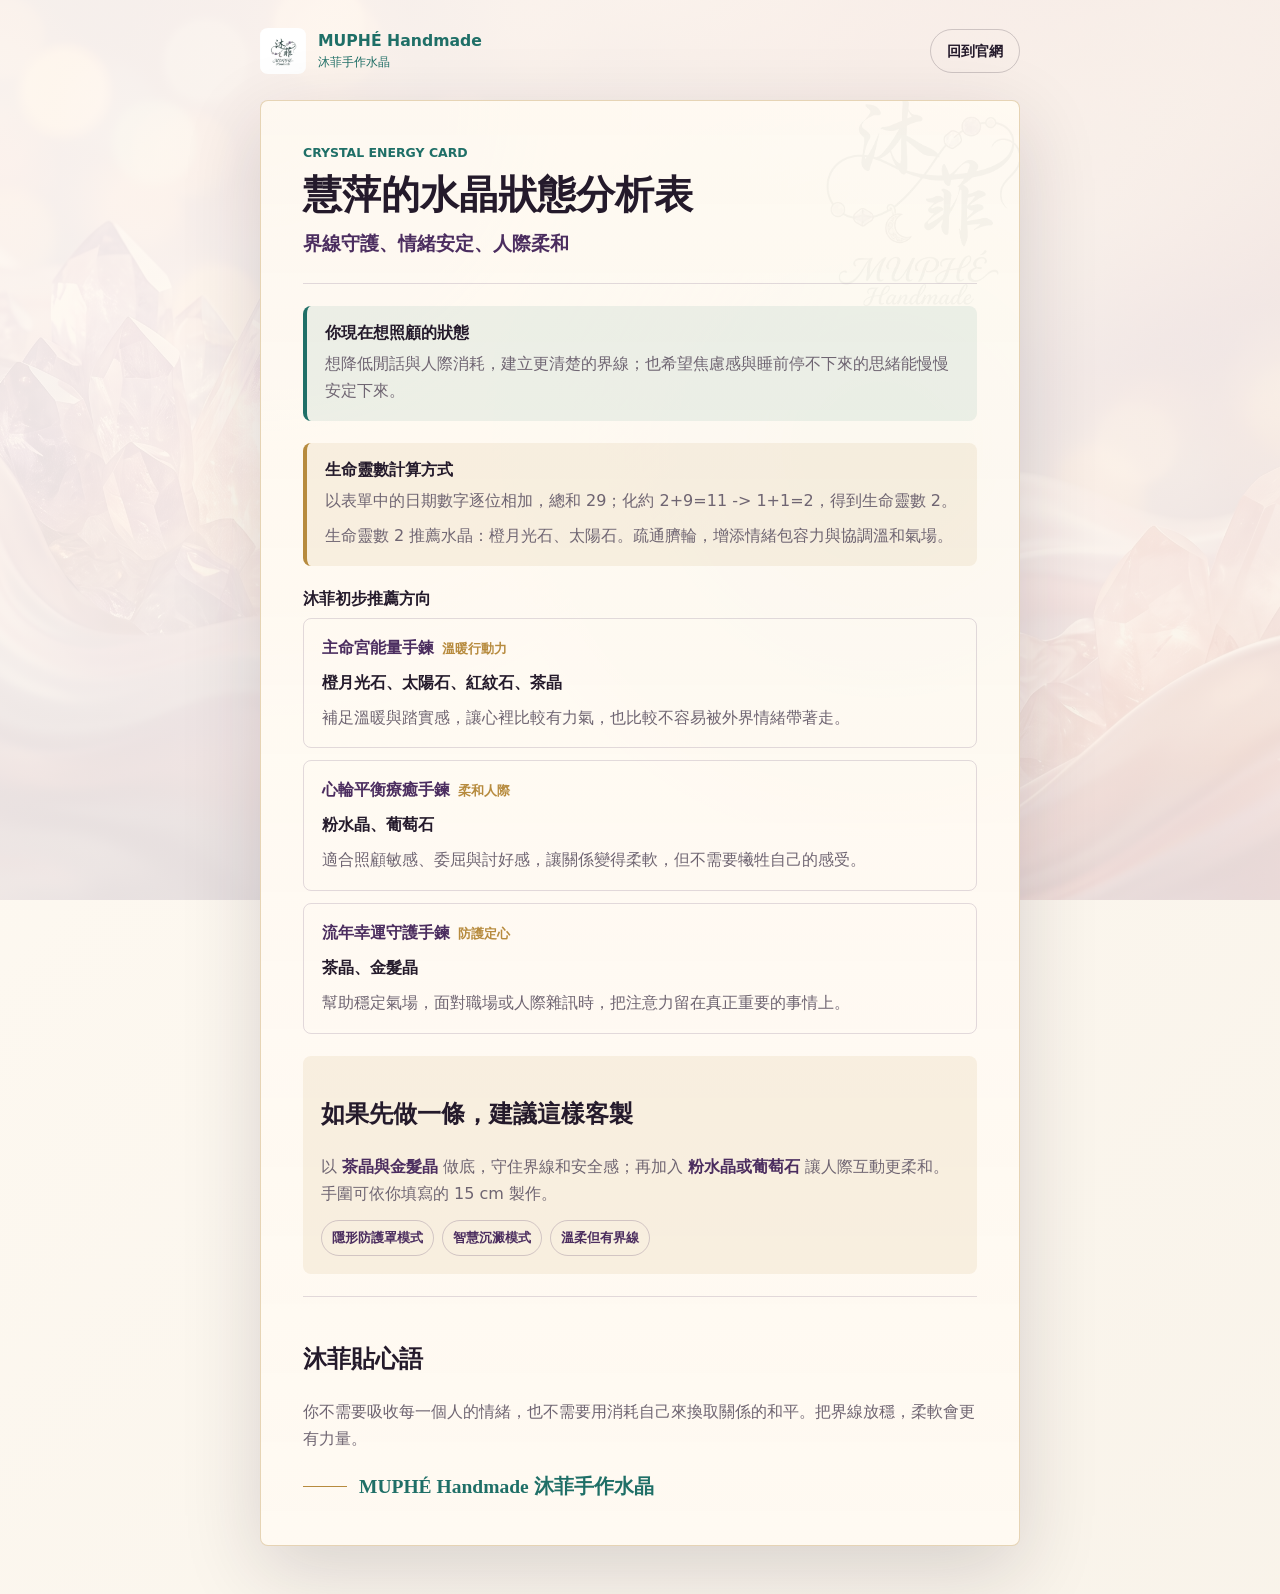
<file: consultation-cards/wu-hui-ping.html>
<!doctype html>
<html lang="zh-Hant">

<head>
  <meta charset="utf-8" />
  <meta name="viewport" content="width=device-width, initial-scale=1" />
  <meta name="robots" content="noindex" />
  <title>吳慧萍｜沐菲水晶分析表</title>
  <link rel="icon" type="image/png" href="../pic/muphe_logo.png" />
  <style>
    :root {
      --ink: #241a2b;
      --muted: #6f6572;
      --paper: #fffaf2;
      --cream: #f7f0e4;
      --plum: #4b2d5f;
      --teal: #1f6f67;
      --gold: #b78b3e;
      --rose: #c77a74;
      --line: rgba(75, 45, 95, 0.16);
      --shadow: 0 24px 80px rgba(36, 26, 43, 0.16);
    }

    * {
      box-sizing: border-box;
    }

    body {
      margin: 0;
      min-height: 100vh;
      background:
        linear-gradient(135deg, rgba(255, 250, 242, 0.92), rgba(247, 240, 228, 0.78)),
        url("../pic/LOGO_背景.png") center / cover fixed;
      color: var(--ink);
      font-family:
        "Noto Sans TC",
        "PingFang TC",
        "Microsoft JhengHei",
        system-ui,
        sans-serif;
      line-height: 1.68;
    }

    img {
      display: block;
      max-width: 100%;
    }

    a {
      color: inherit;
      text-decoration: none;
    }

    .page-shell {
      margin: 0 auto;
      max-width: 1180px;
      padding: 28px 20px 48px;
    }

    .topbar {
      align-items: center;
      display: flex;
      justify-content: space-between;
      gap: 16px;
      margin: 0 auto 26px;
      max-width: 760px;
    }

    .brand {
      align-items: center;
      display: inline-flex;
      gap: 12px;
      min-width: 0;
    }

    .brand img {
      background: #fff;
      border-radius: 8px;
      height: 46px;
      object-fit: contain;
      width: 46px;
    }

    .brand strong {
      display: block;
      font-size: 0.98rem;
      line-height: 1.15;
    }

    .brand span {
      color: var(--teal);
      display: block;
      font-size: 0.78rem;
      margin-top: 2px;
    }

    .home-link {
      border: 1px solid rgba(36, 26, 43, 0.2);
      border-radius: 999px;
      color: var(--ink);
      flex: 0 0 auto;
      font-size: 0.9rem;
      font-weight: 700;
      padding: 9px 16px;
    }

    .card-wrap {
      margin: 0 auto;
      max-width: 760px;
    }

    .energy-card {
      background:
        linear-gradient(180deg, rgba(255, 250, 242, 0.94), rgba(255, 250, 242, 0.86)),
        radial-gradient(circle at top left, rgba(199, 122, 116, 0.24), transparent 38%),
        radial-gradient(circle at 82% 24%, rgba(31, 111, 103, 0.18), transparent 32%),
        #fffaf2;
      border: 1px solid rgba(183, 139, 62, 0.34);
      border-radius: 8px;
      box-shadow: var(--shadow);
      overflow: hidden;
      position: relative;
    }

    .energy-card::before {
      background: url("../pic/muphe_logo.png") center / contain no-repeat;
      content: "";
      height: 360px;
      opacity: 0.045;
      position: absolute;
      right: -80px;
      top: -88px;
      width: 360px;
    }

    .card-inner {
      display: grid;
      gap: 22px;
      padding: 42px;
      position: relative;
      z-index: 1;
    }

    .card-kicker {
      color: var(--teal);
      font-size: 0.78rem;
      font-weight: 800;
      letter-spacing: 0;
      margin: 0 0 10px;
      text-transform: uppercase;
    }

    h1 {
      font-family:
        "Cormorant Garamond",
        "Noto Serif TC",
        serif;
      font-size: 2.45rem;
      line-height: 1.08;
      margin: 0;
    }

    .headline {
      color: var(--plum);
      font-size: 1.2rem;
      font-weight: 800;
      margin: 12px 0 0;
    }

    .intro {
      border-bottom: 1px solid var(--line);
      padding-bottom: 22px;
    }

    .intro p:last-child {
      margin-bottom: 0;
    }

    .need-box {
      background: rgba(31, 111, 103, 0.08);
      border-left: 4px solid var(--teal);
      border-radius: 8px;
      padding: 16px 18px;
    }

    .calc-box {
      background: rgba(183, 139, 62, 0.1);
      border-left: 4px solid var(--gold);
      border-radius: 8px;
      padding: 16px 18px;
    }

    .need-box h2,
    .calc-box h2,
    .section h2 {
      font-size: 1rem;
      line-height: 1.35;
      margin: 0 0 8px;
    }

    .need-box p,
    .calc-box p {
      color: var(--muted);
      margin: 0;
    }

    .calc-box p + p {
      margin-top: 8px;
    }

    .recommendations {
      display: grid;
      gap: 12px;
    }

    .rec-item {
      border: 1px solid var(--line);
      border-radius: 8px;
      display: grid;
      gap: 8px;
      padding: 16px 18px;
    }

    .rec-title {
      align-items: baseline;
      display: flex;
      flex-wrap: wrap;
      gap: 8px;
    }

    .rec-title b {
      color: var(--plum);
      font-size: 1rem;
    }

    .rec-title span {
      color: var(--gold);
      font-size: 0.82rem;
      font-weight: 800;
    }

    .crystals {
      color: var(--ink);
      font-weight: 800;
      margin: 0;
    }

    .rec-item p:last-child,
    .wearing p,
    .note p {
      color: var(--muted);
      margin: 0;
    }

    .wearing {
      background: rgba(183, 139, 62, 0.1);
      border-radius: 8px;
      padding: 18px;
    }

    .wearing strong {
      color: var(--plum);
    }

    .tag-row {
      display: flex;
      flex-wrap: wrap;
      gap: 8px;
      margin-top: 12px;
    }

    .tag-row span {
      border: 1px solid rgba(75, 45, 95, 0.22);
      border-radius: 999px;
      color: var(--plum);
      font-size: 0.82rem;
      font-weight: 700;
      padding: 6px 10px;
    }

    .note {
      border-top: 1px solid var(--line);
      padding-top: 22px;
    }

    .signature {
      align-items: center;
      color: var(--teal);
      display: flex;
      font-family:
        "Cormorant Garamond",
        "Noto Serif TC",
        serif;
      font-size: 1.22rem;
      font-weight: 700;
      gap: 12px;
      margin-top: 18px;
    }

    .signature::before {
      background: var(--gold);
      content: "";
      height: 1px;
      width: 44px;
    }

    @media (max-width: 680px) {
      .page-shell {
        padding: 18px 14px 34px;
      }

      .topbar {
        align-items: flex-start;
      }

      .brand img {
        height: 42px;
        width: 42px;
      }

      .home-link {
        font-size: 0.82rem;
        padding: 8px 12px;
      }

      .card-inner {
        gap: 18px;
        padding: 28px 20px;
      }

      h1 {
        font-size: 2rem;
      }

      .headline {
        font-size: 1.06rem;
      }

      .rec-item,
      .need-box,
      .wearing {
        padding: 14px;
      }
    }
  </style>
</head>

<body>
  <main class="page-shell">
    <nav class="topbar" aria-label="分析表導覽">
      <a class="brand" href="../index.html">
        <img src="../pic/muphe_logo.png" alt="MUPHÉ Handmade 沐菲品牌標誌" />
        <span>
          <strong>MUPHÉ Handmade</strong>
          <span>沐菲手作水晶</span>
        </span>
      </a>
      <a class="home-link" href="../index.html">回到官網</a>
    </nav>

    <div class="card-wrap">
      <article class="energy-card" aria-label="吳慧萍水晶分析表">
        <div class="card-inner">
          <header class="intro">
            <p class="card-kicker">Crystal Energy Card</p>
            <h1>慧萍的水晶狀態分析表</h1>
            <p class="headline">界線守護、情緒安定、人際柔和</p>
          </header>

          <section class="need-box" aria-label="目前想照顧的狀態">
            <h2>你現在想照顧的狀態</h2>
            <p>
              想降低閒話與人際消耗，建立更清楚的界線；也希望焦慮感與睡前停不下來的思緒能慢慢安定下來。
            </p>
          </section>

          <section class="calc-box" aria-label="生命靈數計算方式">
            <h2>生命靈數計算方式</h2>
            <p>以表單中的日期數字逐位相加，總和 29；化約 2+9=11 -> 1+1=2，得到生命靈數 2。</p>
            <p>生命靈數 2 推薦水晶：橙月光石、太陽石。疏通臍輪，增添情緒包容力與協調溫和氣場。</p>
          </section>

          <section class="section" aria-label="推薦水晶方向">
            <h2>沐菲初步推薦方向</h2>
            <div class="recommendations">
              <div class="rec-item">
                <div class="rec-title">
                  <b>主命宮能量手鍊</b>
                  <span>溫暖行動力</span>
                </div>
                <p class="crystals">橙月光石、太陽石、紅紋石、茶晶</p>
                <p>補足溫暖與踏實感，讓心裡比較有力氣，也比較不容易被外界情緒帶著走。</p>
              </div>

              <div class="rec-item">
                <div class="rec-title">
                  <b>心輪平衡療癒手鍊</b>
                  <span>柔和人際</span>
                </div>
                <p class="crystals">粉水晶、葡萄石</p>
                <p>適合照顧敏感、委屈與討好感，讓關係變得柔軟，但不需要犧牲自己的感受。</p>
              </div>

              <div class="rec-item">
                <div class="rec-title">
                  <b>流年幸運守護手鍊</b>
                  <span>防護定心</span>
                </div>
                <p class="crystals">茶晶、金髮晶</p>
                <p>幫助穩定氣場，面對職場或人際雜訊時，把注意力留在真正重要的事情上。</p>
              </div>
            </div>
          </section>

          <section class="wearing" aria-label="客製建議">
            <h2>如果先做一條，建議這樣客製</h2>
            <p>
              以 <strong>茶晶與金髮晶</strong> 做底，守住界線和安全感；再加入 <strong>粉水晶或葡萄石</strong>
              讓人際互動更柔和。手圍可依你填寫的 15 cm 製作。
            </p>
            <div class="tag-row" aria-label="推薦狀態標籤">
              <span>隱形防護罩模式</span>
              <span>智慧沉澱模式</span>
              <span>溫柔但有界線</span>
            </div>
          </section>

          <footer class="note">
            <h2>沐菲貼心語</h2>
            <p>
              你不需要吸收每一個人的情緒，也不需要用消耗自己來換取關係的和平。把界線放穩，柔軟會更有力量。
            </p>
            <div class="signature">MUPHÉ Handmade 沐菲手作水晶</div>
          </footer>
        </div>
      </article>
    </div>
  </main>
</body>

</html>
</file>
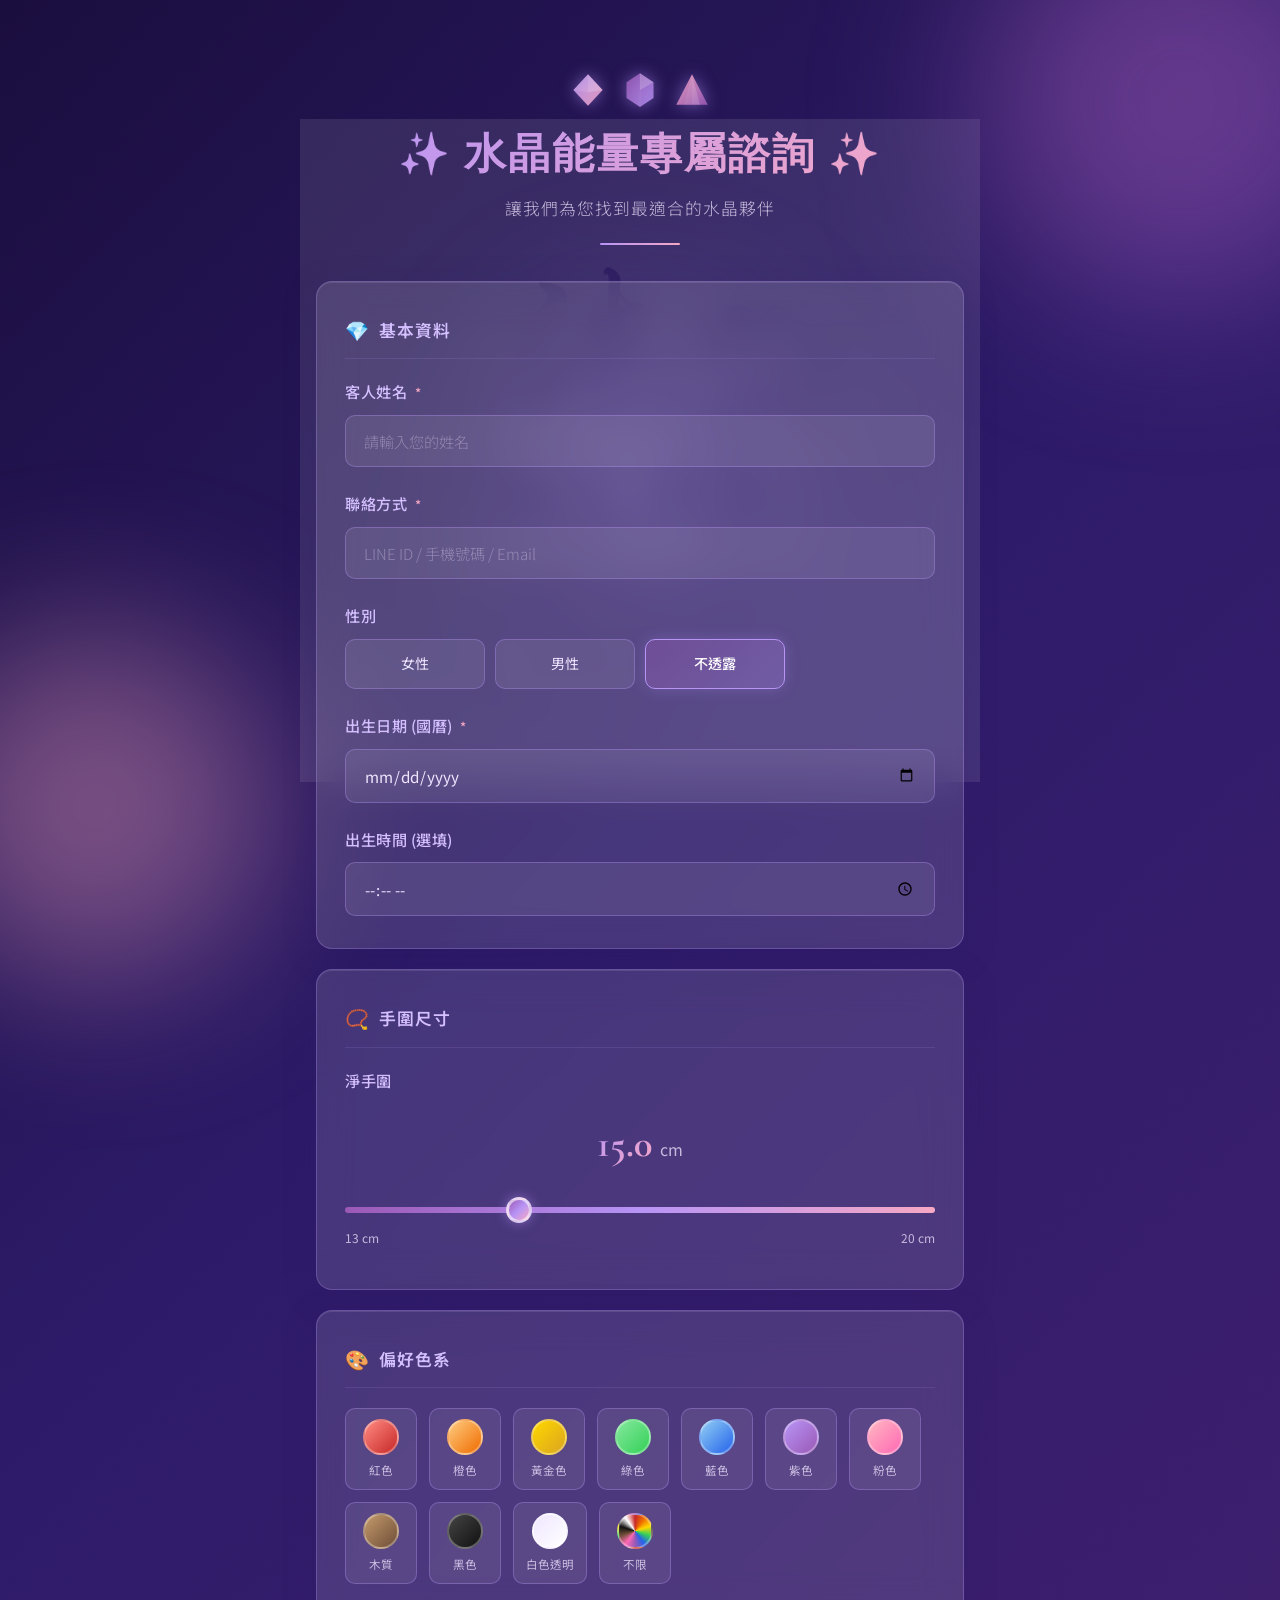
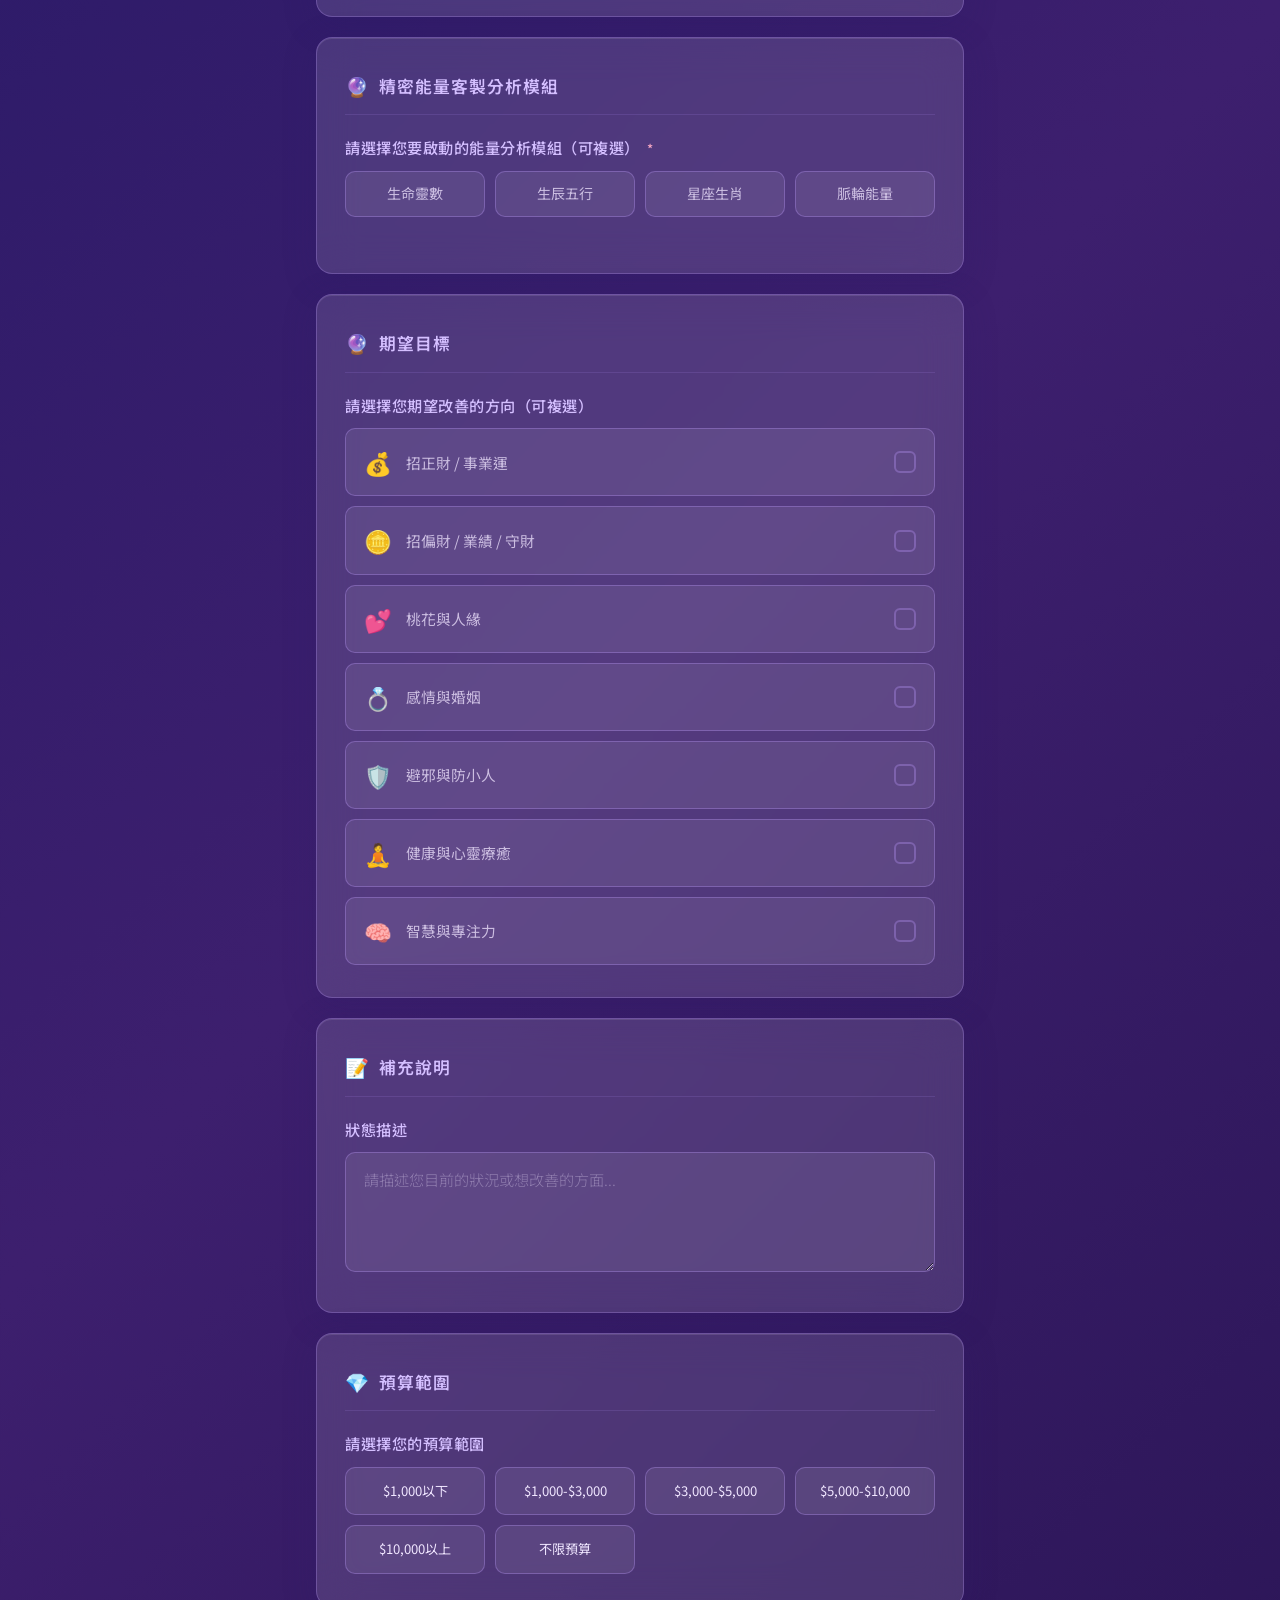
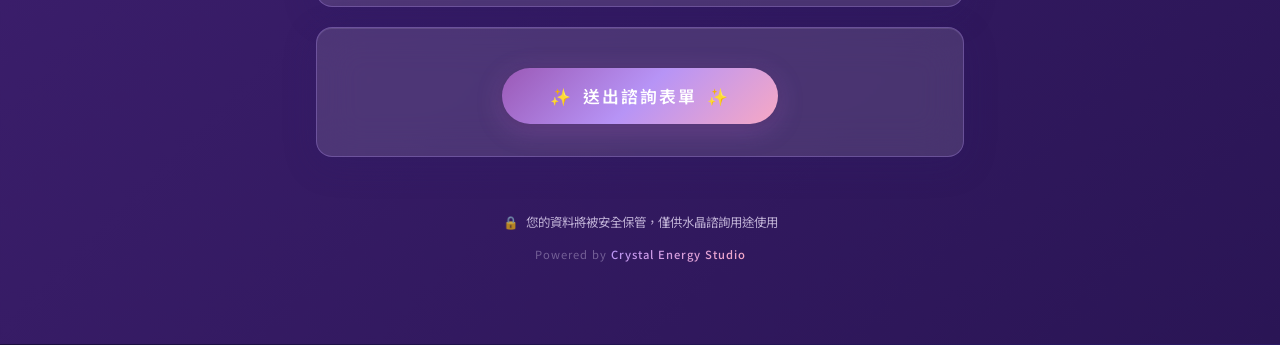
<file: crystal-survey/frontend/crystal-form.html>
<!DOCTYPE html>
<html lang="zh-Hant">

<head>
  <meta charset="UTF-8">
  <meta name="viewport" content="width=device-width, initial-scale=1.0">
  <title>✨ 水晶能量專屬諮詢 ✨</title>

  <!-- 載入 Google Fonts：中文用 Noto Sans TC，英文標題用 Cormorant Garamond -->
  <link rel="preconnect" href="https://fonts.googleapis.com">
  <link rel="preconnect" href="https://fonts.gstatic.com" crossorigin>
  <link
    href="https://fonts.googleapis.com/css2?family=Cormorant+Garamond:ital,wght@0,400;0,600;0,700;1,400&family=Noto+Sans+TC:wght@300;400;500;700&display=swap"
    rel="stylesheet">

  <style>
    /* ============================
       全域色彩變數與主題設定
       ============================ */
    :root {
      --deep-purple: #2d1b69;
      --lavender: #b794f6;
      --rose-quartz: #f7a8c4;
      --amethyst: #9b59b6;
      --moonstone: #f0e6ff;
      --card-bg: rgba(255, 255, 255, 0.12);
      --card-border: rgba(183, 148, 246, 0.3);
      --card-shadow: rgba(45, 27, 105, 0.25);
      --input-bg: rgba(255, 255, 255, 0.08);
      --input-border: rgba(183, 148, 246, 0.35);
      --input-focus: rgba(183, 148, 246, 0.7);
      --text-primary: #f0e6ff;
      --text-secondary: rgba(240, 230, 255, 0.75);
      --text-label: #d4bfff;
      --glow-purple: rgba(155, 89, 182, 0.5);
      --glow-pink: rgba(247, 168, 196, 0.4);
      --gradient-main: linear-gradient(135deg, #1a0e3e 0%, #2d1b69 30%, #3d1f6e 60%, #2a1555 100%);
      --gradient-accent: linear-gradient(135deg, var(--lavender), var(--rose-quartz));
      --gradient-btn: linear-gradient(135deg, #9b59b6 0%, #b794f6 50%, #f7a8c4 100%);
      --font-zh: 'Noto Sans TC', sans-serif;
      --font-en: 'Cormorant Garamond', serif;
      --radius: 16px;
      --radius-sm: 10px;
      --transition: 0.3s cubic-bezier(0.4, 0, 0.2, 1);
    }

    /* ============================
       全域重設與基礎排版
       ============================ */
    *,
    *::before,
    *::after {
      margin: 0;
      padding: 0;
      box-sizing: border-box;
    }

    html {
      scroll-behavior: smooth;
      font-size: 16px;
    }

    body {
      font-family: var(--font-zh);
      background: var(--gradient-main);
      color: var(--text-primary);
      min-height: 100vh;
      overflow-x: hidden;
      line-height: 1.7;
      -webkit-font-smoothing: antialiased;
    }

    /* ============================
       粒子 / 星光背景動畫
       ============================ */
    .particle-canvas {
      position: fixed;
      top: 0;
      left: 0;
      width: 100%;
      height: 100%;
      pointer-events: none;
      z-index: 0;
      overflow: hidden;
    }

    /* 產生多層星光粒子 */
    .sparkle {
      position: absolute;
      border-radius: 50%;
      background: radial-gradient(circle, rgba(255, 255, 255, 0.9) 0%, rgba(183, 148, 246, 0.3) 60%, transparent 100%);
      animation: sparkle-float linear infinite;
      opacity: 0;
    }

    @keyframes sparkle-float {
      0% {
        opacity: 0;
        transform: translateY(0) scale(0.3);
      }

      15% {
        opacity: 1;
      }

      85% {
        opacity: 0.8;
      }

      100% {
        opacity: 0;
        transform: translateY(-100vh) scale(1);
      }
    }

    /* 漂浮光暈裝飾 */
    .ambient-glow {
      position: fixed;
      border-radius: 50%;
      filter: blur(80px);
      pointer-events: none;
      z-index: 0;
    }

    .ambient-glow.g1 {
      width: 400px;
      height: 400px;
      background: var(--glow-purple);
      top: -100px;
      right: -100px;
      animation: glow-drift-1 12s ease-in-out infinite;
    }

    .ambient-glow.g2 {
      width: 350px;
      height: 350px;
      background: var(--glow-pink);
      bottom: -80px;
      left: -80px;
      animation: glow-drift-2 15s ease-in-out infinite;
    }

    .ambient-glow.g3 {
      width: 250px;
      height: 250px;
      background: rgba(183, 148, 246, 0.25);
      top: 50%;
      left: 50%;
      transform: translate(-50%, -50%);
      animation: glow-drift-3 10s ease-in-out infinite;
    }

    @keyframes glow-drift-1 {

      0%,
      100% {
        transform: translate(0, 0);
      }

      50% {
        transform: translate(-60px, 40px);
      }
    }

    @keyframes glow-drift-2 {

      0%,
      100% {
        transform: translate(0, 0);
      }

      50% {
        transform: translate(50px, -30px);
      }
    }

    @keyframes glow-drift-3 {

      0%,
      100% {
        transform: translate(-50%, -50%) scale(1);
      }

      50% {
        transform: translate(-50%, -50%) scale(1.3);
      }
    }

    /* ============================
       LOGO 浮水印背景
       ============================ */
    .bg-logo-watermark {
      position: fixed;
      top: 0;
      left: 0;
      width: 100vw;
      height: 100vh;
      background-image: url('../../pic/muphe_logo.webp');
      background-repeat: no-repeat;
      background-position: center;
      background-size: min(72vw, 680px) auto;
      opacity: 0.1;
      pointer-events: none;
      z-index: 0;
      mix-blend-mode: screen;
      filter: grayscale(100%) contrast(120%);
    }

    @media (max-width: 768px) {
      .bg-logo-watermark {
        background-size: 115vw auto;
        opacity: 0.07;
      }
    }

    /* ============================
       主容器佈局
       ============================ */
    .main-container {
      position: relative;
      z-index: 1;
      max-width: 680px;
      margin: 0 auto;
      padding: 24px 16px 60px;
    }

    /* ============================
       頂部 Header 區塊
       ============================ */
    .form-header {
      text-align: center;
      padding: 48px 20px 36px;
      animation: header-fade-in 1s ease-out;
    }

    @keyframes header-fade-in {
      from {
        opacity: 0;
        transform: translateY(-30px);
      }

      to {
        opacity: 1;
        transform: translateY(0);
      }
    }

    /* 水晶寶石裝飾 SVG 圖標 */
    .crystal-icon-row {
      display: flex;
      justify-content: center;
      gap: 16px;
      margin-bottom: 20px;
    }

    .crystal-icon-row svg {
      width: 36px;
      height: 36px;
      animation: crystal-float 3s ease-in-out infinite;
      filter: drop-shadow(0 0 8px rgba(183, 148, 246, 0.6));
    }

    .crystal-icon-row svg:nth-child(2) {
      animation-delay: 0.5s;
    }

    .crystal-icon-row svg:nth-child(3) {
      animation-delay: 1s;
    }

    @keyframes crystal-float {

      0%,
      100% {
        transform: translateY(0) rotate(0deg);
      }

      50% {
        transform: translateY(-8px) rotate(5deg);
      }
    }

    .form-header h1 {
      font-family: var(--font-en);
      font-weight: 700;
      font-size: clamp(1.8rem, 5vw, 2.6rem);
      background: var(--gradient-accent);
      -webkit-background-clip: text;
      -webkit-text-fill-color: transparent;
      background-clip: text;
      margin-bottom: 12px;
      letter-spacing: 2px;
      line-height: 1.3;
    }

    .form-header .subtitle {
      font-size: clamp(0.9rem, 2.5vw, 1.05rem);
      color: var(--text-secondary);
      font-weight: 300;
      letter-spacing: 1px;
    }

    .header-divider {
      width: 80px;
      height: 2px;
      background: var(--gradient-accent);
      margin: 20px auto 0;
      border-radius: 2px;
    }

    /* ============================
       玻璃擬態卡片
       ============================ */
    .glass-card {
      background: var(--card-bg);
      backdrop-filter: blur(20px);
      -webkit-backdrop-filter: blur(20px);
      border: 1px solid var(--card-border);
      border-radius: var(--radius);
      padding: 32px 28px;
      margin-bottom: 20px;
      box-shadow:
        0 8px 32px var(--card-shadow),
        inset 0 1px 0 rgba(255, 255, 255, 0.1);
      transition: transform var(--transition), box-shadow var(--transition);
      /* 滾動時漸入動畫 */
      opacity: 0;
      transform: translateY(24px);
    }

    .glass-card.visible {
      opacity: 1;
      transform: translateY(0);
      transition: opacity 0.6s ease-out, transform 0.6s ease-out;
    }

    .glass-card:hover {
      box-shadow:
        0 12px 40px var(--card-shadow),
        inset 0 1px 0 rgba(255, 255, 255, 0.15);
    }

    /* ============================
       表單元素通用樣式
       ============================ */
    .field-group {
      margin-bottom: 24px;
    }

    .field-group[hidden] {
      display: none !important;
    }

    .field-group:last-child {
      margin-bottom: 0;
    }

    .field-label {
      display: block;
      font-weight: 500;
      font-size: 0.95rem;
      color: var(--text-label);
      margin-bottom: 10px;
      letter-spacing: 0.5px;
    }

    .field-label .required-mark {
      color: var(--rose-quartz);
      margin-left: 4px;
      font-size: 0.8rem;
    }

    /* ============================
       文字輸入框
       ============================ */
    .crystal-input {
      width: 100%;
      padding: 14px 18px;
      background: var(--input-bg);
      border: 1.5px solid var(--input-border);
      border-radius: var(--radius-sm);
      color: var(--text-primary);
      font-family: var(--font-zh);
      font-size: 0.95rem;
      outline: none;
      transition: border-color var(--transition), box-shadow var(--transition), background var(--transition);
    }

    .crystal-input::placeholder {
      color: rgba(240, 230, 255, 0.35);
      font-weight: 300;
    }

    .crystal-input:focus {
      border-color: var(--lavender);
      background: rgba(255, 255, 255, 0.12);
      box-shadow:
        0 0 0 3px rgba(183, 148, 246, 0.2),
        0 0 20px rgba(183, 148, 246, 0.15);
    }

    /* 輸入驗證錯誤狀態 */
    .crystal-input.input-error {
      border-color: #ff6b8a;
      box-shadow: 0 0 0 3px rgba(255, 107, 138, 0.2);
    }

    textarea.crystal-input {
      min-height: 120px;
      resize: vertical;
      line-height: 1.6;
    }

    .hp-field {
      height: 1px;
      left: -9999px;
      opacity: 0;
      position: absolute;
      top: auto;
      width: 1px;
    }

    /* 錯誤搖晃動畫 */
    @keyframes shake {

      0%,
      100% {
        transform: translateX(0);
      }

      20% {
        transform: translateX(-6px);
      }

      40% {
        transform: translateX(6px);
      }

      60% {
        transform: translateX(-4px);
      }

      80% {
        transform: translateX(4px);
      }
    }

    .shake {
      animation: shake 0.5s ease-in-out;
    }

    .error-text {
      display: none;
      color: #ff8faa;
      font-size: 0.8rem;
      margin-top: 6px;
      padding-left: 4px;
    }

    .field-group.has-error .error-text {
      display: block;
      animation: fade-in-up 0.3s ease-out;
    }

    @keyframes fade-in-up {
      from {
        opacity: 0;
        transform: translateY(6px);
      }

      to {
        opacity: 1;
        transform: translateY(0);
      }
    }

    /* ============================
       單選按鈕群組（預算）
       ============================ */
    .radio-group {
      display: grid;
      grid-template-columns: repeat(auto-fill, minmax(140px, 1fr));
      gap: 10px;
    }

    .radio-option {
      position: relative;
    }

    .radio-option input[type="radio"] {
      position: absolute;
      opacity: 0;
      width: 0;
      height: 0;
    }

    .radio-option label {
      display: flex;
      align-items: center;
      justify-content: center;
      padding: 12px 16px;
      background: var(--input-bg);
      border: 1.5px solid var(--input-border);
      border-radius: var(--radius-sm);
      cursor: pointer;
      font-size: 0.88rem;
      text-align: center;
      transition: all var(--transition);
      user-select: none;
    }

    .radio-option label:hover {
      background: rgba(183, 148, 246, 0.15);
      border-color: var(--lavender);
    }

    .radio-option input[type="radio"]:checked+label {
      background: linear-gradient(135deg, rgba(155, 89, 182, 0.35), rgba(183, 148, 246, 0.25));
      border-color: var(--lavender);
      box-shadow: 0 0 15px rgba(183, 148, 246, 0.25);
      color: #fff;
      font-weight: 500;
    }

    /* ============================
       滑桿控制器（淨手圍）
       ============================ */
    .slider-container {
      padding: 8px 0;
    }

    .slider-value-display {
      text-align: center;
      margin-bottom: 16px;
    }

    .slider-value-display .value {
      font-family: var(--font-en);
      font-size: 2.4rem;
      font-weight: 700;
      background: var(--gradient-accent);
      -webkit-background-clip: text;
      -webkit-text-fill-color: transparent;
      background-clip: text;
    }

    .slider-value-display .unit {
      font-size: 1rem;
      color: var(--text-secondary);
      margin-left: 4px;
    }

    .crystal-slider {
      -webkit-appearance: none;
      appearance: none;
      width: 100%;
      height: 6px;
      background: linear-gradient(90deg, var(--amethyst), var(--lavender), var(--rose-quartz));
      border-radius: 3px;
      outline: none;
      cursor: pointer;
    }

    .crystal-slider::-webkit-slider-thumb {
      -webkit-appearance: none;
      appearance: none;
      width: 26px;
      height: 26px;
      border-radius: 50%;
      background: var(--gradient-btn);
      border: 3px solid rgba(255, 255, 255, 0.6);
      box-shadow: 0 0 12px rgba(183, 148, 246, 0.5);
      cursor: pointer;
      transition: box-shadow var(--transition), transform var(--transition);
    }

    .crystal-slider::-webkit-slider-thumb:hover {
      box-shadow: 0 0 20px rgba(183, 148, 246, 0.7);
      transform: scale(1.15);
    }

    .crystal-slider::-moz-range-thumb {
      width: 26px;
      height: 26px;
      border-radius: 50%;
      background: var(--gradient-btn);
      border: 3px solid rgba(255, 255, 255, 0.6);
      box-shadow: 0 0 12px rgba(183, 148, 246, 0.5);
      cursor: pointer;
    }

    .slider-labels {
      display: flex;
      justify-content: space-between;
      margin-top: 8px;
      font-size: 0.75rem;
      color: var(--text-secondary);
    }

    /* ============================
       色彩色票選擇器
       ============================ */
    .swatch-group {
      display: flex;
      flex-wrap: wrap;
      gap: 12px;
    }

    .swatch-option {
      position: relative;
    }

    .swatch-option input[type="checkbox"] {
      position: absolute;
      opacity: 0;
      width: 0;
      height: 0;
    }

    .swatch-option label {
      display: flex;
      flex-direction: column;
      align-items: center;
      gap: 6px;
      padding: 10px 12px 8px;
      background: var(--input-bg);
      border: 1.5px solid var(--input-border);
      border-radius: var(--radius-sm);
      cursor: pointer;
      transition: all var(--transition);
      user-select: none;
      min-width: 72px;
    }

    .swatch-circle {
      width: 36px;
      height: 36px;
      border-radius: 50%;
      border: 2px solid rgba(255, 255, 255, 0.3);
      transition: transform var(--transition), box-shadow var(--transition);
    }

    .swatch-label {
      font-size: 0.72rem;
      color: var(--text-secondary);
      white-space: nowrap;
      transition: color var(--transition);
    }

    .swatch-option label:hover {
      background: rgba(183, 148, 246, 0.12);
    }

    .swatch-option label:hover .swatch-circle {
      transform: scale(1.1);
      box-shadow: 0 0 12px rgba(183, 148, 246, 0.4);
    }

    .swatch-option input[type="checkbox"]:checked+label {
      background: rgba(183, 148, 246, 0.2);
      border-color: var(--lavender);
      box-shadow: 0 0 15px rgba(183, 148, 246, 0.2);
    }

    .swatch-option input[type="checkbox"]:checked+label .swatch-circle {
      transform: scale(1.1);
      box-shadow: 0 0 14px rgba(183, 148, 246, 0.5);
    }

    .swatch-option input[type="checkbox"]:checked+label .swatch-label {
      color: var(--text-primary);
      font-weight: 500;
    }

    /* 各色系色票的漸層背景 */
    .swatch-pink {
      background: linear-gradient(135deg, #ffb6c1, #ff69b4) !important;
    }

    .swatch-red {
      background: linear-gradient(135deg, #ff8a80, #c62828) !important;
    }

    .swatch-orange {
      background: linear-gradient(135deg, #ffcc80, #ef6c00) !important;
    }

    .swatch-purple {
      background: linear-gradient(135deg, #b794f6, #9b59b6) !important;
    }

    .swatch-green {
      background: linear-gradient(135deg, #85e89d, #34d058) !important;
    }

    .swatch-gold {
      background: linear-gradient(135deg, #ffd700, #daa520) !important;
    }

    .swatch-blue {
      background: linear-gradient(135deg, #90cdf4, #2563eb) !important;
    }

    .swatch-wood {
      background: linear-gradient(135deg, #c49a6c, #6f4e37) !important;
    }

    .swatch-black {
      background: linear-gradient(135deg, #444, #111) !important;
    }

    .swatch-clear {
      background: linear-gradient(135deg, #f0e6ff, #fff) !important;
    }

    .swatch-all {
      background: conic-gradient(#c62828, #ef6c00, #ffd700, #34d058, #2563eb, #9b59b6, #ff69b4, #6f4e37, #111, #fff, #c62828) !important;
    }

    /* ============================
       多選核取方塊（期望目標）
       ============================ */
    .checkbox-group {
      display: grid;
      grid-template-columns: 1fr;
      gap: 10px;
    }

    .checkbox-option {
      position: relative;
    }

    .checkbox-option input[type="checkbox"] {
      position: absolute;
      opacity: 0;
      width: 0;
      height: 0;
    }

    .checkbox-option label {
      display: flex;
      align-items: center;
      gap: 14px;
      padding: 14px 18px;
      background: var(--input-bg);
      border: 1.5px solid var(--input-border);
      border-radius: var(--radius-sm);
      cursor: pointer;
      transition: all var(--transition);
      user-select: none;
    }

    .checkbox-option label .emoji-icon {
      font-size: 1.4rem;
      flex-shrink: 0;
      transition: transform var(--transition);
    }

    .checkbox-option label .goal-text {
      font-size: 0.92rem;
      color: var(--text-secondary);
      transition: color var(--transition);
    }

    .checkbox-option label .check-indicator {
      margin-left: auto;
      width: 22px;
      height: 22px;
      border-radius: 6px;
      border: 2px solid var(--input-border);
      display: flex;
      align-items: center;
      justify-content: center;
      flex-shrink: 0;
      transition: all var(--transition);
    }

    .checkbox-option label:hover {
      background: rgba(183, 148, 246, 0.12);
      border-color: rgba(183, 148, 246, 0.5);
    }

    .checkbox-option label:hover .emoji-icon {
      transform: scale(1.15);
    }

    .checkbox-option input[type="checkbox"]:checked+label {
      background: linear-gradient(135deg, rgba(155, 89, 182, 0.25), rgba(247, 168, 196, 0.15));
      border-color: var(--lavender);
      box-shadow: 0 0 18px rgba(183, 148, 246, 0.15);
    }

    .checkbox-option input[type="checkbox"]:checked+label .goal-text {
      color: var(--text-primary);
      font-weight: 500;
    }

    .checkbox-option input[type="checkbox"]:checked+label .check-indicator {
      background: var(--gradient-btn);
      border-color: transparent;
    }

    .checkbox-option input[type="checkbox"]:checked+label .check-indicator::after {
      content: '✓';
      color: #fff;
      font-size: 0.75rem;
      font-weight: 700;
    }

    /* ============================
       預算範圍特殊樣式
       ============================ */
    .budget-group {
      display: grid;
      grid-template-columns: repeat(auto-fill, minmax(130px, 1fr));
      gap: 10px;
    }

    .budget-group .radio-option label {
      font-size: 0.82rem;
      padding: 12px 10px;
    }

    /* ============================
       送出按鈕
       ============================ */
    .submit-section {
      text-align: center;
      padding-top: 8px;
    }

    .submit-btn {
      display: inline-flex;
      align-items: center;
      justify-content: center;
      gap: 10px;
      padding: 16px 48px;
      background: var(--gradient-btn);
      color: #fff;
      font-family: var(--font-zh);
      font-size: 1.05rem;
      font-weight: 600;
      border: none;
      border-radius: 50px;
      cursor: pointer;
      letter-spacing: 2px;
      box-shadow:
        0 6px 24px rgba(155, 89, 182, 0.4),
        0 2px 8px rgba(0, 0, 0, 0.2);
      transition: all var(--transition);
      position: relative;
      overflow: hidden;
    }

    .submit-btn::before {
      content: '';
      position: absolute;
      top: -50%;
      left: -50%;
      width: 200%;
      height: 200%;
      background: linear-gradient(45deg,
          transparent 30%,
          rgba(255, 255, 255, 0.15) 50%,
          transparent 70%);
      transform: translateX(-100%);
      transition: transform 0.6s;
    }

    .submit-btn:hover::before {
      transform: translateX(100%);
    }

    .submit-btn:hover {
      transform: translateY(-2px);
      box-shadow:
        0 10px 32px rgba(155, 89, 182, 0.5),
        0 4px 12px rgba(0, 0, 0, 0.3);
    }

    .submit-btn:active {
      transform: translateY(0);
    }

    .submit-btn:disabled {
      opacity: 0.6;
      cursor: not-allowed;
      transform: none;
    }

    /* ============================
       頁尾區塊
       ============================ */
    .form-footer {
      text-align: center;
      padding: 36px 20px 20px;
      opacity: 0;
      transform: translateY(16px);
    }

    .form-footer.visible {
      opacity: 1;
      transform: translateY(0);
      transition: opacity 0.6s ease-out 0.2s, transform 0.6s ease-out 0.2s;
    }

    .footer-privacy {
      font-size: 0.78rem;
      color: var(--text-secondary);
      margin-bottom: 12px;
      line-height: 1.6;
    }

    .footer-privacy .lock-icon {
      display: inline-block;
      margin-right: 4px;
    }

    .footer-brand {
      font-size: 0.7rem;
      color: rgba(240, 230, 255, 0.35);
      letter-spacing: 1px;
    }

    .footer-brand span {
      background: var(--gradient-accent);
      -webkit-background-clip: text;
      -webkit-text-fill-color: transparent;
      background-clip: text;
      font-weight: 500;
    }

    /* ============================
       載入中覆蓋層
       ============================ */
    .loading-overlay {
      display: none;
      position: fixed;
      top: 0;
      left: 0;
      width: 100%;
      height: 100%;
      background: rgba(26, 14, 62, 0.85);
      backdrop-filter: blur(10px);
      -webkit-backdrop-filter: blur(10px);
      z-index: 1000;
      justify-content: center;
      align-items: center;
      flex-direction: column;
      gap: 24px;
    }

    .loading-overlay.active {
      display: flex;
      animation: overlay-in 0.3s ease-out;
    }

    @keyframes overlay-in {
      from {
        opacity: 0;
      }

      to {
        opacity: 1;
      }
    }

    /* 水晶旋轉載入動畫 */
    .crystal-spinner {
      width: 60px;
      height: 60px;
      position: relative;
    }

    .crystal-spinner::before,
    .crystal-spinner::after {
      content: '';
      position: absolute;
      border-radius: 50%;
    }

    .crystal-spinner::before {
      top: 0;
      left: 0;
      width: 100%;
      height: 100%;
      border: 3px solid transparent;
      border-top-color: var(--lavender);
      border-right-color: var(--rose-quartz);
      animation: spin 1s linear infinite;
    }

    .crystal-spinner::after {
      top: 8px;
      left: 8px;
      width: calc(100% - 16px);
      height: calc(100% - 16px);
      border: 3px solid transparent;
      border-bottom-color: var(--amethyst);
      border-left-color: var(--lavender);
      animation: spin 0.6s linear reverse infinite;
    }

    @keyframes spin {
      to {
        transform: rotate(360deg);
      }
    }

    .loading-text {
      font-size: 0.95rem;
      color: var(--text-secondary);
      letter-spacing: 2px;
    }

    /* ============================
       成功頁面
       ============================ */
    .success-page {
      display: none;
      text-align: center;
      padding: 80px 24px;
      min-height: 80vh;
      justify-content: center;
      align-items: center;
      flex-direction: column;
    }

    .success-page.active {
      display: flex;
      animation: success-enter 0.8s ease-out;
    }

    @keyframes success-enter {
      from {
        opacity: 0;
        transform: scale(0.85) translateY(20px);
      }

      to {
        opacity: 1;
        transform: scale(1) translateY(0);
      }
    }

    .success-icon {
      font-size: 4rem;
      margin-bottom: 24px;
      animation: success-bounce 1s ease-out;
    }

    @keyframes success-bounce {
      0% {
        transform: scale(0);
      }

      50% {
        transform: scale(1.3);
      }

      70% {
        transform: scale(0.9);
      }

      100% {
        transform: scale(1);
      }
    }

    .success-page h2 {
      font-family: var(--font-en);
      font-size: clamp(1.4rem, 4vw, 2rem);
      background: var(--gradient-accent);
      -webkit-background-clip: text;
      -webkit-text-fill-color: transparent;
      background-clip: text;
      margin-bottom: 16px;
      line-height: 1.4;
    }

    .success-page p {
      font-size: 0.95rem;
      color: var(--text-secondary);
      max-width: 420px;
      line-height: 1.7;
    }

    .recommendation-card {
      border: 1.5px solid rgba(183, 148, 246, 0.4);
      box-shadow: 0 8px 32px rgba(45, 27, 105, 0.4);
      display: none;
      margin-top: 32px;
      max-width: 760px;
      opacity: 1;
      text-align: left;
      transform: none;
      width: 100%;
    }

    .recommendation-card-title {
      align-items: center;
      border-bottom: 1px solid rgba(183, 148, 246, 0.2);
      color: var(--text-label);
      display: flex;
      font-size: 1.08rem;
      font-weight: 700;
      gap: 8px;
      line-height: 1.4;
      margin-bottom: 18px;
      padding-bottom: 12px;
    }

    .recommendation-report {
      color: var(--text-primary);
      display: grid;
      gap: 18px;
      font-size: 0.92rem;
      line-height: 1.68;
      width: 100%;
    }

    .recommendation-section {
      border-top: 1px solid rgba(255, 255, 255, 0.12);
      display: grid;
      gap: 10px;
      min-width: 0;
      padding-top: 18px;
      width: 100%;
    }

    .recommendation-section:first-child {
      border-top: 0;
      padding-top: 0;
    }

    .recommendation-section-title {
      color: #fff;
      font-size: 1rem;
      font-weight: 800;
      letter-spacing: 0;
      line-height: 1.45;
      margin: 0;
    }

    .recommendation-paragraph {
      color: rgba(240, 230, 255, 0.86);
      margin: 0;
      max-width: none;
      overflow-wrap: break-word;
      width: 100%;
    }

    .success-page .recommendation-report p,
    .success-page .recommendation-report .recommendation-paragraph {
      max-width: none;
    }

    .recommendation-field {
      display: grid;
      gap: 6px;
    }

    .recommendation-field-label {
      color: var(--rose-quartz);
      font-size: 0.78rem;
      font-weight: 800;
      letter-spacing: 0.04em;
    }

    .recommendation-field-body {
      color: rgba(255, 255, 255, 0.9);
      line-height: 1.62;
    }

    .recommendation-field-body.is-long {
      color: rgba(240, 230, 255, 0.82);
      font-size: 0.88rem;
    }

    .crystal-chip-list {
      display: flex;
      flex-wrap: wrap;
      gap: 8px;
    }

    .crystal-chip {
      background: rgba(255, 255, 255, 0.12);
      border: 1px solid rgba(255, 255, 255, 0.18);
      border-radius: 999px;
      color: #fff;
      font-size: 0.84rem;
      font-weight: 700;
      line-height: 1.2;
      padding: 7px 11px;
    }

    .recommendation-summary-list,
    .recommendation-bullet-list {
      display: grid;
      gap: 8px;
      list-style: none;
      margin: 0;
      padding: 0;
    }

    .recommendation-summary-list li,
    .recommendation-bullet-list li {
      background: rgba(255, 255, 255, 0.08);
      border-left: 3px solid rgba(247, 168, 196, 0.68);
      color: rgba(240, 230, 255, 0.84);
      font-size: 0.86rem;
      line-height: 1.58;
      padding: 8px 10px;
    }

    .recommendation-cta {
      background: rgba(247, 168, 196, 0.12);
      border: 1px solid rgba(247, 168, 196, 0.26);
      border-radius: 14px;
      color: #fff;
      font-weight: 700;
      line-height: 1.58;
      padding: 12px 14px;
    }

    .recommendation-fallback-text {
      color: rgba(240, 230, 255, 0.9);
      font-size: 0.92rem;
      line-height: 1.7;
      white-space: pre-wrap;
    }

    .post-analysis-design-card {
      background: rgba(255, 255, 255, 0.08);
      border: 1px solid rgba(255, 255, 255, 0.15);
      border-radius: 18px;
      margin-top: 22px;
      padding: 18px;
    }

    .post-analysis-design-card[hidden] {
      display: none;
    }

    .post-analysis-design-card .field-label {
      margin-bottom: 12px;
    }

    .post-analysis-design-actions {
      align-items: center;
      display: grid;
      gap: 10px;
      margin-top: 16px;
    }

    .save-design-bracelets-btn {
      align-items: center;
      background: var(--gradient-primary);
      border: none;
      border-radius: 999px;
      color: #fff;
      cursor: pointer;
      display: inline-flex;
      font-size: 0.95rem;
      font-weight: 800;
      justify-content: center;
      min-height: 46px;
      padding: 0 20px;
      width: 100%;
    }

    .save-design-bracelets-btn:disabled {
      cursor: not-allowed;
      opacity: 0.58;
    }

    .design-bracelet-status {
      color: rgba(240, 230, 255, 0.82);
      font-size: 0.88rem;
      font-weight: 700;
      line-height: 1.5;
      margin: 0;
      min-height: 1.5em;
      text-align: center;
    }

    .design-bracelet-status.is-success {
      color: #d9f8df;
    }

    .design-bracelet-status.is-error {
      color: #ffd4dc;
    }

    .recommendation-home-link {
      align-items: center;
      background: var(--gradient-btn);
      border-radius: 999px;
      color: #fff;
      display: inline-flex;
      font-weight: 700;
      justify-content: center;
      margin-top: 22px;
      min-height: 46px;
      padding: 0 22px;
      text-decoration: none;
      width: 100%;
    }

    .profile-access-card {
      display: none;
      margin-top: 28px;
      max-width: 560px;
      width: 100%;
      text-align: left;
    }

    .profile-access-card.active {
      display: block;
      opacity: 1;
      transform: none;
      animation: success-enter 0.55s ease-out both;
    }

    .profile-access-header {
      border-bottom: 1px solid rgba(183, 148, 246, 0.22);
      margin-bottom: 18px;
      padding-bottom: 14px;
    }

    .profile-access-header h3 {
      color: var(--text-label);
      font-size: 1.16rem;
      line-height: 1.35;
      margin: 0 0 8px;
    }

    .profile-access-header p {
      margin: 0;
      max-width: none;
    }

    .profile-code-box {
      align-items: center;
      background: rgba(18, 12, 38, 0.46);
      border: 1px solid rgba(255, 255, 255, 0.14);
      border-radius: 18px;
      display: flex;
      gap: 12px;
      justify-content: space-between;
      padding: 14px;
    }

    .profile-code-box code {
      color: #fff;
      font-size: clamp(1.05rem, 4vw, 1.45rem);
      font-weight: 800;
      letter-spacing: 1px;
      overflow-wrap: anywhere;
    }

    .copy-code-btn,
    .close-code-btn,
    .profile-open-link {
      align-items: center;
      border: none;
      border-radius: 999px;
      display: inline-flex;
      font-weight: 700;
      justify-content: center;
      min-height: 44px;
      padding: 0 18px;
      white-space: nowrap;
    }

    .profile-code-actions {
      display: grid;
      gap: 10px;
      grid-template-columns: repeat(2, minmax(0, 1fr));
      margin-top: 12px;
    }

    .copy-code-btn {
      background: var(--gradient-primary);
      color: #fff;
      cursor: pointer;
    }

    .close-code-btn {
      background: rgba(255, 255, 255, 0.12);
      border: 1px solid rgba(255, 255, 255, 0.2);
      color: var(--text-label);
      cursor: pointer;
    }

    .profile-open-link {
      background: rgba(255, 255, 255, 0.12);
      border: 1px solid rgba(255, 255, 255, 0.18);
      color: var(--text-label);
      margin-top: 14px;
      text-decoration: none;
      width: 100%;
    }

    .profile-access-note {
      font-size: 0.86rem !important;
      margin: 12px 0 0 !important;
      max-width: none !important;
    }

    .profile-code-modal {
      align-items: center;
      background: rgba(26, 14, 62, 0.78);
      backdrop-filter: blur(14px);
      -webkit-backdrop-filter: blur(14px);
      display: none;
      inset: 0;
      justify-content: center;
      padding: 24px;
      position: fixed;
      z-index: 1100;
    }

    .profile-code-modal.active {
      display: flex;
      animation: overlay-in 0.28s ease-out;
    }

    .profile-code-dialog {
      max-width: 560px;
      width: min(100%, 560px);
    }

    .profile-code-dialog .profile-access-card {
      display: block;
      opacity: 1;
      transform: none;
      margin-top: 0;
    }

    .profile-code-dialog .profile-open-link {
      display: none;
    }

    .profile-code-required {
      color: var(--text-label) !important;
      font-size: 0.88rem !important;
      font-weight: 600;
      margin: 12px 0 0 !important;
      max-width: none !important;
    }

    .analysis-countdown-modal {
      align-items: center;
      background: rgba(26, 14, 62, 0.84);
      backdrop-filter: blur(16px);
      -webkit-backdrop-filter: blur(16px);
      display: none;
      inset: 0;
      justify-content: center;
      padding: 24px;
      position: fixed;
      z-index: 1090;
    }

    .analysis-countdown-modal.active {
      display: flex;
      animation: overlay-in 0.28s ease-out;
    }

    .analysis-countdown-dialog {
      align-items: center;
      background: rgba(255, 255, 255, 0.13);
      border: 1px solid rgba(255, 255, 255, 0.2);
      border-radius: 24px;
      box-shadow: 0 22px 70px rgba(14, 8, 38, 0.42);
      display: grid;
      gap: 14px;
      justify-items: center;
      max-width: 420px;
      padding: 34px 26px;
      text-align: center;
      width: min(100%, 420px);
    }

    .analysis-countdown-orb {
      animation: pulse-glow 1.3s ease-in-out infinite;
      background: radial-gradient(circle, rgba(247, 168, 196, 0.95), rgba(183, 148, 246, 0.28) 58%, transparent 72%);
      border-radius: 999px;
      height: 74px;
      width: 74px;
    }

    .analysis-countdown-title {
      color: #fff;
      font-size: clamp(1.18rem, 5vw, 1.55rem);
      font-weight: 800;
      line-height: 1.45;
      margin: 0;
    }

    .analysis-countdown-time {
      color: var(--text-label);
      font-size: clamp(1.06rem, 4.5vw, 1.32rem);
      font-weight: 800;
      line-height: 1.35;
      margin: 0;
    }

    @keyframes pulse-glow {
      0%,
      100% {
        opacity: 0.78;
        transform: scale(0.94);
      }

      50% {
        opacity: 1;
        transform: scale(1.08);
      }
    }

    .submission-frame {
      border: 0;
      height: 1px;
      opacity: 0;
      pointer-events: none;
      position: absolute;
      width: 1px;
    }

    /* 紙花效果容器 */
    .confetti-container {
      position: fixed;
      top: 0;
      left: 0;
      width: 100%;
      height: 100%;
      pointer-events: none;
      z-index: 999;
      overflow: hidden;
    }

    .confetti-piece {
      position: absolute;
      top: -10px;
      width: 10px;
      height: 10px;
      border-radius: 2px;
      animation: confetti-fall linear forwards;
    }

    @keyframes confetti-fall {
      0% {
        opacity: 1;
        transform: translateY(0) rotate(0deg) scale(1);
      }

      100% {
        opacity: 0;
        transform: translateY(100vh) rotate(720deg) scale(0.3);
      }
    }

    /* ============================
       錯誤訊息區塊
       ============================ */
    .error-message {
      display: none;
      background: rgba(255, 107, 138, 0.12);
      border: 1px solid rgba(255, 107, 138, 0.3);
      border-radius: var(--radius-sm);
      padding: 18px 22px;
      margin-top: 16px;
      text-align: center;
    }

    .error-message.active {
      display: block;
      animation: fade-in-up 0.4s ease-out;
    }

    .error-message p {
      color: #ff8faa;
      font-size: 0.9rem;
      margin-bottom: 12px;
    }

    .retry-btn {
      padding: 10px 28px;
      background: rgba(255, 107, 138, 0.2);
      border: 1px solid rgba(255, 107, 138, 0.4);
      border-radius: 50px;
      color: #ff8faa;
      font-family: var(--font-zh);
      font-size: 0.85rem;
      cursor: pointer;
      transition: all var(--transition);
    }

    .retry-btn:hover {
      background: rgba(255, 107, 138, 0.3);
      transform: translateY(-1px);
    }

    /* ============================
       分區標題
       ============================ */
    .section-title {
      display: flex;
      align-items: center;
      gap: 10px;
      margin-bottom: 20px;
      padding-bottom: 12px;
      border-bottom: 1px solid rgba(183, 148, 246, 0.15);
    }

    .section-title .section-icon {
      font-size: 1.2rem;
    }

    .section-title h2 {
      font-size: 1.05rem;
      font-weight: 600;
      color: var(--text-label);
      letter-spacing: 1px;
    }

    /* ============================
       RWD 響應式調整
       ============================ */
    @media (max-width: 600px) {
      .main-container {
        padding: 16px 12px 48px;
      }

      .glass-card {
        padding: 24px 18px;
      }

      .radio-group {
        grid-template-columns: repeat(2, 1fr);
      }

      .budget-group {
        grid-template-columns: repeat(2, 1fr);
      }

      .swatch-group {
        gap: 8px;
        justify-content: center;
      }

      .swatch-option label {
        min-width: 64px;
        padding: 8px 8px 6px;
      }

      .swatch-circle {
        width: 30px;
        height: 30px;
      }

      .submit-btn {
        width: 100%;
        padding: 16px 32px;
      }

      .profile-code-box {
        align-items: stretch;
        flex-direction: column;
      }

      .profile-code-actions {
        grid-template-columns: 1fr;
      }

      .copy-code-btn,
      .close-code-btn {
        width: 100%;
      }

      .form-header {
        padding: 32px 16px 28px;
      }
    }

    @media (max-width: 380px) {
      .radio-group {
        grid-template-columns: 1fr;
      }

      .budget-group {
        grid-template-columns: 1fr;
      }
    }

    /* ============================
       無障礙：focus-visible 樣式
       ============================ */
    :focus-visible {
      outline: 2px solid var(--lavender);
      outline-offset: 2px;
    }

    /* ============================
       捲軸美化
       ============================ */
    ::-webkit-scrollbar {
      width: 6px;
    }

    ::-webkit-scrollbar-track {
      background: transparent;
    }

    ::-webkit-scrollbar-thumb {
      background: rgba(183, 148, 246, 0.3);
      border-radius: 3px;
    }

    ::-webkit-scrollbar-thumb:hover {
      background: rgba(183, 148, 246, 0.5);
    }
  </style>
</head>

<body>

  <!-- LOGO 浮水印背景 -->
  <div class="bg-logo-watermark"></div>

  <!-- 背景粒子動畫容器 -->
  <div class="particle-canvas" id="particleCanvas"></div>

  <!-- 漂浮環境光暈 -->
  <div class="ambient-glow g1"></div>
  <div class="ambient-glow g2"></div>
  <div class="ambient-glow g3"></div>

  <!-- 載入中覆蓋層 -->
  <div class="loading-overlay" id="loadingOverlay">
    <div class="crystal-spinner"></div>
    <div class="loading-text">✨ 正在傳送您的水晶能量諮詢 ✨</div>
  </div>

  <!-- 紙花效果容器 -->
  <div class="confetti-container" id="confettiContainer"></div>

  <!-- 諮詢表密碼彈窗：關閉後才進入 AI 推薦 -->
  <div class="profile-code-modal" id="profileCodeModal" aria-hidden="true">
    <div class="profile-code-dialog" role="dialog" aria-modal="true" aria-labelledby="profileCodeModalTitle">
      <div id="profileAccessCard" class="glass-card profile-access-card" aria-live="polite">
        <div class="profile-access-header">
          <h3 id="profileCodeModalTitle">您的諮詢表密碼已生成</h3>
          <p>請先複製保存。之後到「您的諮詢表單」貼上 MUPHE-C 開頭諮詢表密碼，就可以查看個人分析表。</p>
        </div>
        <div class="profile-code-box">
          <code id="profileAccessCode">MUPHE-C-----</code>
        </div>
        <div class="profile-code-actions">
          <button class="copy-code-btn" type="button" id="copyProfileCodeBtn">複製諮詢表密碼</button>
          <button class="close-code-btn" type="button" id="closeProfileCodeBtn">關閉</button>
        </div>
        <a class="profile-open-link" id="openProfileLink" href="../../consultation.html">前往個人分析表</a>
        <p class="profile-code-required">複製諮詢表密碼後請按「關閉」，沐菲水晶系統將提供您初步的個人分析與晶種推薦。</p>
      </div>
    </div>
  </div>

  <div class="analysis-countdown-modal" id="analysisCountdownModal" aria-hidden="true">
    <div class="analysis-countdown-dialog" role="dialog" aria-modal="true" aria-labelledby="analysisCountdownTitle">
      <div class="analysis-countdown-orb" aria-hidden="true"></div>
      <h3 class="analysis-countdown-title" id="analysisCountdownTitle">✨正在分析您的水晶能量✨</h3>
      <p class="analysis-countdown-time" id="analysisCountdownText">✨6 秒...✨</p>
    </div>
  </div>

  <!-- ========================
       主要表單區域
       ======================== -->
  <div class="main-container" id="formContainer">

    <!-- 頂部標題 Header -->
    <header class="form-header">
      <!-- 水晶寶石裝飾 SVG -->
      <div class="crystal-icon-row">
        <!-- 菱形水晶 SVG -->
        <svg viewBox="0 0 64 64" fill="none">
          <polygon points="32,4 58,32 32,60 6,32" fill="url(#grad1)" opacity="0.9" />
          <polygon points="32,4 58,32 32,36" fill="rgba(255,255,255,0.2)" />
          <polygon points="32,4 6,32 32,36" fill="rgba(255,255,255,0.1)" />
          <defs>
            <linearGradient id="grad1" x1="0%" y1="0%" x2="100%" y2="100%">
              <stop offset="0%" style="stop-color:#b794f6" />
              <stop offset="100%" style="stop-color:#f7a8c4" />
            </linearGradient>
          </defs>
        </svg>
        <!-- 六角水晶 SVG -->
        <svg viewBox="0 0 64 64" fill="none">
          <polygon points="32,2 56,18 56,46 32,62 8,46 8,18" fill="url(#grad2)" opacity="0.85" />
          <polygon points="32,2 56,18 32,32" fill="rgba(255,255,255,0.2)" />
          <line x1="32" y1="2" x2="32" y2="62" stroke="rgba(255,255,255,0.15)" stroke-width="0.8" />
          <defs>
            <linearGradient id="grad2" x1="0%" y1="0%" x2="100%" y2="100%">
              <stop offset="0%" style="stop-color:#9b59b6" />
              <stop offset="100%" style="stop-color:#b794f6" />
            </linearGradient>
          </defs>
        </svg>
        <!-- 三角水晶 SVG -->
        <svg viewBox="0 0 64 64" fill="none">
          <polygon points="32,4 60,58 4,58" fill="url(#grad3)" opacity="0.9" />
          <polygon points="32,4 46,58 32,58" fill="rgba(255,255,255,0.15)" />
          <polygon points="32,4 32,58 18,58" fill="rgba(255,255,255,0.08)" />
          <defs>
            <linearGradient id="grad3" x1="0%" y1="0%" x2="100%" y2="100%">
              <stop offset="0%" style="stop-color:#f7a8c4" />
              <stop offset="100%" style="stop-color:#9b59b6" />
            </linearGradient>
          </defs>
        </svg>
      </div>

      <h1>✨ 水晶能量專屬諮詢 ✨</h1>
      <p class="subtitle">讓我們為您找到最適合的水晶夥伴</p>
      <div class="header-divider"></div>
    </header>

    <!-- 諮詢表單 -->
    <form id="crystalForm" method="post" novalidate>
      <input type="hidden" name="payload" id="payloadField">
      <input class="hp-field" type="text" name="website" tabindex="-1" autocomplete="off" aria-hidden="true">

      <!-- 第一區：基本資料 -->
      <div class="glass-card" data-animate>
        <div class="section-title">
          <span class="section-icon">💎</span>
          <h2>基本資料</h2>
        </div>

        <!-- 1. 客人姓名 -->
        <div class="field-group" id="nameGroup">
          <label class="field-label" for="name">
            客人姓名
            <span class="required-mark">*</span>
          </label>
          <input type="text" id="name" name="name" class="crystal-input" placeholder="請輸入您的姓名" required
            autocomplete="name">
          <div class="error-text">請輸入您的姓名</div>
        </div>

        <!-- 2. 聯絡方式 -->
        <div class="field-group" id="contactGroup">
          <label class="field-label" for="contact">
            聯絡方式
            <span class="required-mark">*</span>
          </label>
          <input type="text" id="contact" name="contact" class="crystal-input" placeholder="LINE ID / 手機號碼 / Email"
            required autocomplete="email">
          <div class="error-text">請輸入 LINE ID、手機號碼或 Email</div>
        </div>

        <!-- 3. 性別 -->
        <div class="field-group" id="genderGroup">
          <label class="field-label">性別</label>
          <div class="radio-group">
            <div class="radio-option">
              <input type="radio" id="genderFemale" name="gender" value="女性">
              <label for="genderFemale">女性</label>
            </div>
            <div class="radio-option">
              <input type="radio" id="genderMale" name="gender" value="男性">
              <label for="genderMale">男性</label>
            </div>
            <div class="radio-option">
              <input type="radio" id="genderPrivate" name="gender" value="不透露" checked>
              <label for="genderPrivate">不透露</label>
            </div>
          </div>
        </div>

        <!-- 4. 出生日期 -->
        <div class="field-group" id="birthDateGroup">
          <label class="field-label" for="birthDate">
            出生日期 (國曆)
            <span class="required-mark">*</span>
          </label>
          <input type="date" id="birthDate" name="birthDate" class="crystal-input" required>
          <div class="error-text">請選擇您的出生日期</div>
        </div>

        <!-- 5. 出生時間 -->
        <div class="field-group" id="birthTimeGroup">
          <label class="field-label" for="birthTime">
            出生時間 (選填)
          </label>
          <input type="time" id="birthTime" name="birthTime" class="crystal-input">
        </div>
      </div>

      <!-- 第二區：手圍尺寸 -->
      <div class="glass-card" data-animate>
        <div class="section-title">
          <span class="section-icon">📿</span>
          <h2>手圍尺寸</h2>
        </div>

        <!-- 6. 淨手圍（視覺滑桿） -->
        <div class="field-group" id="wristGroup">
          <label class="field-label">淨手圍</label>
          <div class="slider-container">
            <div class="slider-value-display">
              <span class="value" id="wristValue">15.0</span>
              <span class="unit">cm</span>
            </div>
            <input type="range" id="wristSize" name="wristSize" class="crystal-slider" min="13" max="20" step="0.5"
              value="15">
            <div class="slider-labels">
              <span>13 cm</span>
              <span>20 cm</span>
            </div>
          </div>
        </div>
      </div>

      <!-- 第三區：色彩偏好 -->
      <div class="glass-card" data-animate>
        <div class="section-title">
          <span class="section-icon">🎨</span>
          <h2>偏好色系</h2>
        </div>

        <!-- 5. 偏好色系（色票選擇器） -->
        <div class="field-group" id="colorGroup">
          <div class="swatch-group">
            <div class="swatch-option">
              <input type="checkbox" id="color1" name="colorPreference" value="紅色">
              <label for="color1">
                <div class="swatch-circle swatch-red"></div>
                <span class="swatch-label">紅色</span>
              </label>
            </div>
            <div class="swatch-option">
              <input type="checkbox" id="color2" name="colorPreference" value="橙色">
              <label for="color2">
                <div class="swatch-circle swatch-orange"></div>
                <span class="swatch-label">橙色</span>
              </label>
            </div>
            <div class="swatch-option">
              <input type="checkbox" id="color3" name="colorPreference" value="黃金色">
              <label for="color3">
                <div class="swatch-circle swatch-gold"></div>
                <span class="swatch-label">黃金色</span>
              </label>
            </div>
            <div class="swatch-option">
              <input type="checkbox" id="color4" name="colorPreference" value="綠色">
              <label for="color4">
                <div class="swatch-circle swatch-green"></div>
                <span class="swatch-label">綠色</span>
              </label>
            </div>
            <div class="swatch-option">
              <input type="checkbox" id="color5" name="colorPreference" value="藍色">
              <label for="color5">
                <div class="swatch-circle swatch-blue"></div>
                <span class="swatch-label">藍色</span>
              </label>
            </div>
            <div class="swatch-option">
              <input type="checkbox" id="color6" name="colorPreference" value="紫色">
              <label for="color6">
                <div class="swatch-circle swatch-purple"></div>
                <span class="swatch-label">紫色</span>
              </label>
            </div>
            <div class="swatch-option">
              <input type="checkbox" id="color7" name="colorPreference" value="粉色">
              <label for="color7">
                <div class="swatch-circle swatch-pink"></div>
                <span class="swatch-label">粉色</span>
              </label>
            </div>
            <div class="swatch-option">
              <input type="checkbox" id="color8" name="colorPreference" value="木質">
              <label for="color8">
                <div class="swatch-circle swatch-wood"></div>
                <span class="swatch-label">木質</span>
              </label>
            </div>
            <div class="swatch-option">
              <input type="checkbox" id="color9" name="colorPreference" value="黑色">
              <label for="color9">
                <div class="swatch-circle swatch-black"></div>
                <span class="swatch-label">黑色</span>
              </label>
            </div>
            <div class="swatch-option">
              <input type="checkbox" id="color10" name="colorPreference" value="白色透明">
              <label for="color10">
                <div class="swatch-circle swatch-clear"></div>
                <span class="swatch-label">白色透明</span>
              </label>
            </div>
            <div class="swatch-option">
              <input type="checkbox" id="color11" name="colorPreference" value="不限">
              <label for="color11">
                <div class="swatch-circle swatch-all"></div>
                <span class="swatch-label">不限</span>
              </label>
            </div>
          </div>
        </div>
      </div>

      <!-- 精密能量客製分析模組 -->
      <div class="glass-card" data-animate>
        <div class="section-title">
          <span class="section-icon">🔮</span>
          <h2>精密能量客製分析模組</h2>
        </div>

        <!-- 5. 諮詢分析方法 (多選) -->
        <div class="field-group" id="methodsGroup">
          <label class="field-label">
            請選擇您要啟動的能量分析模組（可複選）
            <span class="required-mark">*</span>
          </label>
          <div class="checkbox-group"
            style="grid-template-columns: repeat(auto-fill, minmax(130px, 1fr)); display: grid;">
            <div class="checkbox-option">
              <input type="checkbox" id="method1" name="calculationMethod" value="生命靈數">
              <label for="method1" style="padding: 10px 12px; justify-content: center; text-align: center;">
                <span class="goal-text" style="font-size: 0.88rem;">生命靈數</span>
              </label>
            </div>
            <div class="checkbox-option">
              <input type="checkbox" id="method2" name="calculationMethod" value="生辰五行">
              <label for="method2" style="padding: 10px 12px; justify-content: center; text-align: center;">
                <span class="goal-text" style="font-size: 0.88rem;">生辰五行</span>
              </label>
            </div>
            <div class="checkbox-option">
              <input type="checkbox" id="method4" name="calculationMethod" value="星座生肖">
              <label for="method4" style="padding: 10px 12px; justify-content: center; text-align: center;">
                <span class="goal-text" style="font-size: 0.88rem;">星座生肖</span>
              </label>
            </div>
            <div class="checkbox-option">
              <input type="checkbox" id="method3" name="calculationMethod" value="脈輪能量">
              <label for="method3" style="padding: 10px 12px; justify-content: center; text-align: center;">
                <span class="goal-text" style="font-size: 0.88rem;">脈輪能量</span>
              </label>
            </div>
          </div>
          <div class="error-text">請至少選擇一個能量分析模組，系統才能產生水晶分析推薦</div>
        </div>

        <!-- 6. 目標脈輪調和 (多選) -->
        <div class="field-group" id="chakrasGroup" hidden aria-hidden="true">
          <label class="field-label">請選擇您目前最需要平衡的脈輪（可複選）</label>
          <div class="checkbox-group">
            <div class="checkbox-option">
              <input type="checkbox" id="chakra1" name="targetChakra" value="海底輪">
              <label for="chakra1">
                <span class="emoji-icon">🔴</span>
                <span class="goal-text">海底輪 — 避邪、防小人、安全感、排出身體病氣</span>
                <span class="check-indicator"></span>
              </label>
            </div>
            <div class="checkbox-option">
              <input type="checkbox" id="chakra2" name="targetChakra" value="臍輪">
              <label for="chakra2">
                <span class="emoji-icon">🟠</span>
                <span class="goal-text">臍輪 — 情緒平衡、創造力、自信心與人際吸引力</span>
                <span class="check-indicator"></span>
              </label>
            </div>
            <div class="checkbox-option">
              <input type="checkbox" id="chakra3" name="targetChakra" value="太陽神經叢">
              <label for="chakra3">
                <span class="emoji-icon">🟡</span>
                <span class="goal-text">太陽神經叢 — 主導魄力、財富格局、意志力與偏財運</span>
                <span class="check-indicator"></span>
              </label>
            </div>
            <div class="checkbox-option">
              <input type="checkbox" id="chakra4" name="targetChakra" value="心輪">
              <label for="chakra4">
                <span class="emoji-icon">🟢</span>
                <span class="goal-text">心輪 — 增進親密關係、自我包容、釋放焦慮與事業正財</span>
                <span class="check-indicator"></span>
              </label>
            </div>
            <div class="checkbox-option">
              <input type="checkbox" id="chakra5" name="targetChakra" value="喉輪">
              <label for="chakra5">
                <span class="emoji-icon">🔵</span>
                <span class="goal-text">喉輪 — 強化言語說服力、業務口才、冷靜溝通與表達</span>
                <span class="check-indicator"></span>
              </label>
            </div>
            <div class="checkbox-option">
              <input type="checkbox" id="chakra6" name="targetChakra" value="眉心輪">
              <label for="chakra6">
                <span class="emoji-icon">🟣</span>
                <span class="goal-text">眉心輪 — 激發冥想直覺、深度洞察力、學業考運與平靜睡眠</span>
                <span class="check-indicator"></span>
              </label>
            </div>
            <div class="checkbox-option">
              <input type="checkbox" id="chakra7" name="targetChakra" value="頂輪">
              <label for="chakra7">
                <span class="emoji-icon">⚪</span>
                <span class="goal-text">頂輪 — 靈性啟發、高維智慧、消除負能量與全面場域淨化</span>
                <span class="check-indicator"></span>
              </label>
            </div>
          </div>
        </div>
      </div>

      <!-- 第四區：期望目標 -->
      <div class="glass-card" data-animate>
        <div class="section-title">
          <span class="section-icon">🔮</span>
          <h2>期望目標</h2>
        </div>

        <!-- 6. 期望目標（多選） -->
        <div class="field-group" id="goalGroup">
          <label class="field-label">請選擇您期望改善的方向（可複選）</label>
          <div class="checkbox-group">
            <div class="checkbox-option">
              <input type="checkbox" id="goal1" name="energyGoal" value="招正財/事業運">
              <label for="goal1">
                <span class="emoji-icon">💰</span>
                <span class="goal-text">招正財 / 事業運</span>
                <span class="check-indicator"></span>
              </label>
            </div>
            <div class="checkbox-option">
              <input type="checkbox" id="goal2" name="energyGoal" value="招偏財/業績/守財">
              <label for="goal2">
                <span class="emoji-icon">🪙</span>
                <span class="goal-text">招偏財 / 業績 / 守財</span>
                <span class="check-indicator"></span>
              </label>
            </div>
            <div class="checkbox-option">
              <input type="checkbox" id="goal3" name="energyGoal" value="桃花與人緣">
              <label for="goal3">
                <span class="emoji-icon">💕</span>
                <span class="goal-text">桃花與人緣</span>
                <span class="check-indicator"></span>
              </label>
            </div>
            <div class="checkbox-option">
              <input type="checkbox" id="goal4" name="energyGoal" value="感情與婚姻">
              <label for="goal4">
                <span class="emoji-icon">💍</span>
                <span class="goal-text">感情與婚姻</span>
                <span class="check-indicator"></span>
              </label>
            </div>
            <div class="checkbox-option">
              <input type="checkbox" id="goal5" name="energyGoal" value="避邪與防小人">
              <label for="goal5">
                <span class="emoji-icon">🛡️</span>
                <span class="goal-text">避邪與防小人</span>
                <span class="check-indicator"></span>
              </label>
            </div>
            <div class="checkbox-option">
              <input type="checkbox" id="goal6" name="energyGoal" value="健康與心靈療癒">
              <label for="goal6">
                <span class="emoji-icon">🧘</span>
                <span class="goal-text">健康與心靈療癒</span>
                <span class="check-indicator"></span>
              </label>
            </div>
            <div class="checkbox-option">
              <input type="checkbox" id="goal7" name="energyGoal" value="智慧與專注力">
              <label for="goal7">
                <span class="emoji-icon">🧠</span>
                <span class="goal-text">智慧與專注力</span>
                <span class="check-indicator"></span>
              </label>
            </div>
          </div>
        </div>
      </div>

      <!-- 第五區：狀態描述 -->
      <div class="glass-card" data-animate>
        <div class="section-title">
          <span class="section-icon">📝</span>
          <h2>補充說明</h2>
        </div>

        <!-- 7. 狀態描述 -->
        <div class="field-group" id="descriptionGroup">
          <label class="field-label" for="description">狀態描述</label>
          <textarea id="description" name="description" class="crystal-input"
            placeholder="請描述您目前的狀況或想改善的方面..."></textarea>
        </div>
      </div>

      <!-- 第六區：預算範圍 -->
      <div class="glass-card" data-animate>
        <div class="section-title">
          <span class="section-icon">💎</span>
          <h2>預算範圍</h2>
        </div>

        <!-- 8. 預算範圍 -->
        <div class="field-group" id="budgetGroup">
          <label class="field-label">請選擇您的預算範圍</label>
          <div class="budget-group">
            <div class="radio-option">
              <input type="radio" id="budget1" name="budget" value="$1,000以下">
              <label for="budget1">$1,000以下</label>
            </div>
            <div class="radio-option">
              <input type="radio" id="budget2" name="budget" value="$1,000-$3,000">
              <label for="budget2">$1,000-$3,000</label>
            </div>
            <div class="radio-option">
              <input type="radio" id="budget3" name="budget" value="$3,000-$5,000">
              <label for="budget3">$3,000-$5,000</label>
            </div>
            <div class="radio-option">
              <input type="radio" id="budget4" name="budget" value="$5,000-$10,000">
              <label for="budget4">$5,000-$10,000</label>
            </div>
            <div class="radio-option">
              <input type="radio" id="budget5" name="budget" value="$10,000以上">
              <label for="budget5">$10,000以上</label>
            </div>
            <div class="radio-option">
              <input type="radio" id="budget6" name="budget" value="不限預算">
              <label for="budget6">不限預算</label>
            </div>
          </div>
        </div>
      </div>

      <!-- 送出按鈕區塊 -->
      <div class="glass-card" data-animate>
        <div class="submit-section">
          <button type="submit" class="submit-btn" id="submitBtn">
            <span>✨</span>
            <span>送出諮詢表單</span>
            <span>✨</span>
          </button>
        </div>

        <!-- 錯誤訊息顯示區 -->
        <div class="error-message" id="errorMessage">
          <p>😔 表單送出時發生錯誤，請稍後再試</p>
          <button type="button" class="retry-btn" id="retryBtn">重新送出</button>
        </div>
      </div>
    </form>

    <!-- 頁尾 -->
    <footer class="form-footer" data-animate>
      <p class="footer-privacy">
        <span class="lock-icon">🔒</span>
        您的資料將被安全保管，僅供水晶諮詢用途使用
      </p>
      <p class="footer-brand">
        Powered by <span>Crystal Energy Studio</span>
      </p>
    </footer>
  </div>

  <!-- ========================
       成功頁面（送出後顯示）
       ======================== -->
  <div class="success-page" id="successPage">
    <div class="success-icon">💎</div>
    <h2>✨ 諮詢表單已送出！✨</h2>
    <p>感謝您的信任，我們會盡快與您聯繫，<br>為您打造最適合的水晶能量方案。</p>

    <!-- AI 推薦結果精美展示區塊 -->
    <div id="aiRecommendationCard" class="glass-card recommendation-card">
      <h3 class="recommendation-card-title">
        <span>🔮</span> 您的專屬水晶能量初步評估
      </h3>
      <div id="aiRecommendationText" class="recommendation-report"></div>
      <div class="post-analysis-design-card" id="postAnalysisDesignCard" hidden>
        <div class="section-title">
          <span class="section-icon">📿</span>
          <h2>想設計的手鍊</h2>
        </div>
        <div class="field-group" id="postDesignBraceletsGroup">
          <label class="field-label">看完上方分析後，請選擇希望沐菲優先製作的方向（可複選）</label>
          <div class="checkbox-group">
            <div class="checkbox-option">
              <input type="checkbox" id="postDesignBraceletA" name="postDesignBraceletSelection" value="手鍊 A — 主命宮能量手鍊">
              <label for="postDesignBraceletA">
                <span class="emoji-icon">A</span>
                <span class="goal-text">手鍊 A — 主命宮能量手鍊</span>
                <span class="check-indicator"></span>
              </label>
            </div>
            <div class="checkbox-option">
              <input type="checkbox" id="postDesignBraceletB" name="postDesignBraceletSelection" value="手鍊 B — 心靈平衡療癒手鍊">
              <label for="postDesignBraceletB">
                <span class="emoji-icon">B</span>
                <span class="goal-text">手鍊 B — 心靈平衡療癒手鍊</span>
                <span class="check-indicator"></span>
              </label>
            </div>
            <div class="checkbox-option">
              <input type="checkbox" id="postDesignBraceletC" name="postDesignBraceletSelection" value="手鍊 C — 流年幸運守護手鍊">
              <label for="postDesignBraceletC">
                <span class="emoji-icon">C</span>
                <span class="goal-text">手鍊 C — 流年幸運守護手鍊</span>
                <span class="check-indicator"></span>
              </label>
            </div>
          </div>
          <div class="post-analysis-design-actions">
            <button type="button" class="save-design-bracelets-btn" id="saveDesignBraceletsBtn">儲存我的選擇</button>
            <p class="design-bracelet-status" id="designBraceletStatus" aria-live="polite"></p>
          </div>
        </div>
      </div>
      <a class="recommendation-home-link" href="../../index.html">回到官網</a>
    </div>
  </div>

  <iframe class="submission-frame" name="mupheSubmissionFrame" title="表單送出狀態" aria-hidden="true"></iframe>

  <script>
    /* ============================
       Google Apps Script Web App 提交網址
       （部署到 GitHub Pages 前，請替換為實際 Web App URL）
       ============================ */
    const SUBMIT_URL_PLACEHOLDER = 'GOOGLE_APPS_SCRIPT_WEB_APP_URL';
    const SUBMIT_URL = 'https://script.google.com/macros/s/AKfycby3nWx_LCW3fM5FonV_5BoOiKT6_19GR8L7D4EUqD0b_a4EekZmjwZiDzXNgjWarmgT/exec';

    // 取得實際的提交 URL
    function getSubmitUrl() {
      if (!SUBMIT_URL || SUBMIT_URL === SUBMIT_URL_PLACEHOLDER) {
        return '';
      }
      return SUBMIT_URL;
    }

    /* ============================
       DOM 元素快取
       ============================ */
    const form = document.getElementById('crystalForm');
    const formContainer = document.getElementById('formContainer');
    const loadingOverlay = document.getElementById('loadingOverlay');
    const successPage = document.getElementById('successPage');
    const errorMessage = document.getElementById('errorMessage');
    const submitBtn = document.getElementById('submitBtn');
    const retryBtn = document.getElementById('retryBtn');
    const wristSlider = document.getElementById('wristSize');
    const wristValueDisplay = document.getElementById('wristValue');
    const confettiContainer = document.getElementById('confettiContainer');
    const profileAccessCard = document.getElementById('profileAccessCard');
    const profileAccessCode = document.getElementById('profileAccessCode');
    const copyProfileCodeBtn = document.getElementById('copyProfileCodeBtn');
    const closeProfileCodeBtn = document.getElementById('closeProfileCodeBtn');
    const openProfileLink = document.getElementById('openProfileLink');
    const profileCodeModal = document.getElementById('profileCodeModal');
    const analysisCountdownModal = document.getElementById('analysisCountdownModal');
    const analysisCountdownText = document.getElementById('analysisCountdownText');
    const postAnalysisDesignCard = document.getElementById('postAnalysisDesignCard');
    const saveDesignBraceletsBtn = document.getElementById('saveDesignBraceletsBtn');
    const designBraceletStatus = document.getElementById('designBraceletStatus');
    const postDesignBraceletInputs = Array.from(document.querySelectorAll('input[name="postDesignBraceletSelection"]'));
    const chakraMethodInput = document.getElementById('method3');
    const chakrasGroup = document.getElementById('chakrasGroup');
    const chakraInputs = Array.from(document.querySelectorAll('input[name="targetChakra"]'));
    const submissionFrame = document.querySelector('iframe[name="mupheSubmissionFrame"]');
    const SUBMISSION_FRAME_NAME = 'mupheSubmissionFrame';
    const SUBMISSION_TIMEOUT_MS = 45000;

    /* 防止重複送出的旗標 */
    let isSubmitting = false;
    let submissionTimeoutId = null;
    let pendingRecommendation = '';
    let pendingProfileAccess = null;
    let isWaitingForProfileCodeClose = false;
    let analysisCountdownTimerId = null;
    let isSavingDesignBraceletSelection = false;

    /* ============================
       背景粒子星光產生器
       ============================ */
    function createParticles() {
      const canvas = document.getElementById('particleCanvas');
      /* 根據視窗寬度決定粒子數量，行動裝置較少以提升效能 */
      const count = window.innerWidth < 600 ? 20 : 40;

      for (let i = 0; i < count; i++) {
        const sparkle = document.createElement('div');
        sparkle.classList.add('sparkle');

        /* 隨機尺寸：2px 到 5px */
        const size = Math.random() * 3 + 2;
        sparkle.style.width = size + 'px';
        sparkle.style.height = size + 'px';

        /* 隨機水平位置 */
        sparkle.style.left = Math.random() * 100 + '%';

        /* 隨機起始垂直位置 */
        sparkle.style.top = (Math.random() * 100 + 100) + '%';

        /* 隨機動畫時長：8 到 20 秒 */
        const duration = Math.random() * 12 + 8;
        sparkle.style.animationDuration = duration + 's';

        /* 隨機延遲，讓粒子分散出現 */
        sparkle.style.animationDelay = Math.random() * duration + 's';

        canvas.appendChild(sparkle);
      }
    }

    /* ============================
       滾動漸入動畫觀察器
       ============================ */
    function initScrollAnimations() {
      const observer = new IntersectionObserver(
        (entries) => {
          entries.forEach((entry) => {
            if (entry.isIntersecting) {
              entry.target.classList.add('visible');
              /* 元素進入視窗後不再重複觸發 */
              observer.unobserve(entry.target);
            }
          });
        },
        {
          threshold: 0.1,
          rootMargin: '0px 0px -40px 0px'
        }
      );

      /* 觀察所有帶有 data-animate 屬性的元素 */
      document.querySelectorAll('[data-animate]').forEach((el) => {
        observer.observe(el);
      });
    }

    /* ============================
       滑桿即時數值更新
       ============================ */
    wristSlider.addEventListener('input', function () {
      wristValueDisplay.textContent = parseFloat(this.value).toFixed(1);
    });

    function syncChakraGroupVisibility() {
      if (!chakraMethodInput || !chakrasGroup) return;

      const shouldShow = chakraMethodInput.checked;
      chakrasGroup.hidden = !shouldShow;
      chakrasGroup.setAttribute('aria-hidden', shouldShow ? 'false' : 'true');
      chakrasGroup.classList.remove('has-error');

      chakraInputs.forEach((input) => {
        input.disabled = !shouldShow;
        if (!shouldShow) {
          input.checked = false;
        }
      });
    }

    /* ============================
       表單驗證邏輯
       ============================ */
    function validateForm() {
      let isValid = true;
      /* 清除所有先前的錯誤狀態 */
      document.querySelectorAll('.field-group').forEach((g) => {
        g.classList.remove('has-error');
      });
      document.querySelectorAll('.crystal-input').forEach((inp) => {
        inp.classList.remove('input-error');
      });

      /* 驗證姓名（必填） */
      const nameInput = document.getElementById('name');
      if (!nameInput.value.trim()) {
        markFieldError('nameGroup', nameInput);
        isValid = false;
      }

      /* 驗證聯絡方式（必填） */
      const contactInput = document.getElementById('contact');
      if (!contactInput.value.trim()) {
        markFieldError('contactGroup', contactInput);
        isValid = false;
      }

      /* 驗證出生日期（必填） */
      const birthDateInput = document.getElementById('birthDate');
      if (!birthDateInput.value) {
        markFieldError('birthDateGroup', birthDateInput);
        isValid = false;
      }

      const hasCalculationMethod = document.querySelectorAll('input[name="calculationMethod"]:checked').length > 0;
      if (!hasCalculationMethod) {
        markFieldError('methodsGroup');
        isValid = false;
      }

      /* 如果驗證失敗，滾動到第一個錯誤欄位 */
      if (!isValid) {
        const firstError = document.querySelector('.field-group.has-error');
        if (firstError) {
          firstError.scrollIntoView({ behavior: 'smooth', block: 'center' });
        }
      }

      return isValid;
    }

    /* 標記單一欄位為錯誤狀態 */
    function markFieldError(groupId, inputEl) {
      const group = document.getElementById(groupId);
      group.classList.add('has-error');
      if (inputEl) {
        inputEl.classList.add('input-error');
        /* 添加搖晃動畫 */
        inputEl.classList.add('shake');
        inputEl.addEventListener('animationend', () => {
          inputEl.classList.remove('shake');
        }, { once: true });
      }
    }

    /* 即時清除錯誤狀態（使用者開始輸入時） */
    document.querySelectorAll('.crystal-input').forEach((input) => {
      input.addEventListener('input', function () {
        const group = this.closest('.field-group');
        if (group) {
          group.classList.remove('has-error');
          this.classList.remove('input-error');
        }
      });
    });

    document.querySelectorAll('input[name="calculationMethod"]').forEach((input) => {
      input.addEventListener('change', function () {
        document.getElementById('methodsGroup').classList.remove('has-error');
      });
    });

    /* ============================
       收集表單資料
       ============================ */
    function collectFormData() {
      /* 收集偏好色系（多選） */
      const colorPreferences = Array.from(
        document.querySelectorAll('input[name="colorPreference"]:checked')
      ).map((cb) => cb.value);

      /* 收集期望目標（多選） */
      const energyGoals = Array.from(
        document.querySelectorAll('input[name="energyGoal"]:checked')
      ).map((cb) => cb.value);

      /* 收集分析計算方法（多選） */
      const calculationMethods = Array.from(
        document.querySelectorAll('input[name="calculationMethod"]:checked')
      ).map((cb) => cb.value);

      /* 收集目標脈輪調和（多選） */
      const targetChakras = Array.from(
        document.querySelectorAll('input[name="targetChakra"]:checked')
      ).map((cb) => cb.value);

      /* 取得單選值 */
      const genderEl = document.querySelector('input[name="gender"]:checked');
      const budgetEl = document.querySelector('input[name="budget"]:checked');

      return {
        type: 'consultation',
        source: 'crystal-form',
        name: document.getElementById('name').value.trim(),
        contact: document.getElementById('contact').value.trim(),
        gender: genderEl ? genderEl.value : '',
        birthDate: document.getElementById('birthDate').value,
        birthTime: document.getElementById('birthTime').value,
        preference: '手鍊/手環',
        wristSize: parseFloat(wristSlider.value).toFixed(1),
        colorPreference: colorPreferences,
        energyGoal: energyGoals,
        calculationMethod: calculationMethods,
        targetChakra: targetChakras,
        description: document.getElementById('description').value.trim(),
        budget: budgetEl ? budgetEl.value : '',
        /* 記錄提交時間 */
        submittedAt: new Date().toLocaleString('zh-TW', { timeZone: 'Asia/Taipei' })
      };
    }

    /* ============================
       紙花慶祝動畫
       ============================ */
    function launchConfetti() {
      const colors = [
        '#b794f6', '#f7a8c4', '#9b59b6',
        '#f0e6ff', '#ffd700', '#85e89d',
        '#ff69b4', '#dda0dd'
      ];

      /* 產生 80 片紙花 */
      for (let i = 0; i < 80; i++) {
        const piece = document.createElement('div');
        piece.classList.add('confetti-piece');

        /* 隨機顏色 */
        piece.style.backgroundColor = colors[Math.floor(Math.random() * colors.length)];

        /* 隨機起始水平位置 */
        piece.style.left = Math.random() * 100 + '%';

        /* 隨機尺寸 */
        const size = Math.random() * 8 + 6;
        piece.style.width = size + 'px';
        piece.style.height = size * (Math.random() * 0.6 + 0.6) + 'px';

        /* 隨機圓角 */
        piece.style.borderRadius = Math.random() > 0.5 ? '50%' : '2px';

        /* 隨機動畫時長與延遲 */
        piece.style.animationDuration = (Math.random() * 2 + 1.5) + 's';
        piece.style.animationDelay = Math.random() * 0.8 + 's';

        confettiContainer.appendChild(piece);
      }

      /* 3.5 秒後清除紙花 */
      setTimeout(() => {
        confettiContainer.innerHTML = '';
      }, 3500);
    }

    /* ============================
       顯示載入中覆蓋層
       ============================ */
    function showLoading() {
      loadingOverlay.classList.add('active');
    }

    function hideLoading() {
      loadingOverlay.classList.remove('active');
    }

    function clearSubmissionTimeout() {
      if (submissionTimeoutId) {
        clearTimeout(submissionTimeoutId);
        submissionTimeoutId = null;
      }
    }

    /* ============================
       顯示成功頁面
       ============================ */
    function showSuccess(recommendation, profileAccess) {
      if (isWaitingForProfileCodeClose && pendingProfileAccess && pendingProfileAccess.accessCode) {
        return;
      }

      clearSubmissionTimeout();
      hideLoading();
      formContainer.style.display = 'none';
      submitBtn.disabled = false;
      isSubmitting = false;
      pendingRecommendation = cleanRecommendationText(recommendation);
      pendingProfileAccess = profileAccess || null;
      isWaitingForProfileCodeClose = false;

      renderProfileAccess(pendingProfileAccess);

      if (pendingProfileAccess && pendingProfileAccess.accessCode) {
        showProfileCodeModal();
      } else {
        showRecommendationResult();
      }
    }

    function cleanRecommendationText(text) {
      return String(text || '')
        .replace(/（本地規則\s*Fallback\s*生成）/g, '')
        .replace(/\(本地規則\s*Fallback\s*生成\)/g, '');
    }

    function isRecommendationSectionHeader(line) {
      return /^(?:🔮|📿|🧘|💬)\s*【[^】]+】/.test(line);
    }

    function createTextElement(tagName, className, text) {
      const element = document.createElement(tagName);
      if (className) {
        element.className = className;
      }
      element.textContent = text;
      return element;
    }

    function createRecommendationSection(title) {
      const section = document.createElement('section');
      section.className = 'recommendation-section';
      section.dataset.sectionTitle = String(title || '');
      section.appendChild(createTextElement('h4', 'recommendation-section-title', title));
      return section;
    }

    function normalizeInlineRecommendationText(text) {
      return String(text || '')
        .replace(/\s+/g, ' ')
        .replace(/([\u3400-\u9fff])\s+([\u3400-\u9fff])/g, '$1$2')
        .replace(/\s+([，。、！？；：）】])/g, '$1')
        .replace(/([（【])\s+/g, '$1')
        .trim();
    }

    function isCaringRecommendationSection(section) {
      return !!(section && String(section.dataset.sectionTitle || '').includes('暖心陪伴語'));
    }

    function appendRecommendationParagraph(section, line) {
      const text = normalizeInlineRecommendationText(line);
      if (!text) return;

      const previous = section.lastElementChild;
      if (isCaringRecommendationSection(section) && previous && previous.classList.contains('recommendation-paragraph')) {
        previous.textContent = normalizeInlineRecommendationText(previous.textContent + text);
        return;
      }

      section.appendChild(createTextElement('p', 'recommendation-paragraph', text));
    }

    function appendCrystalChips(container, text) {
      const list = document.createElement('div');
      list.className = 'crystal-chip-list';
      const crystals = String(text || '').split(/[、，,]+/).map((item) => item.trim()).filter(Boolean);
      crystals.forEach((crystal) => {
        list.appendChild(createTextElement('span', 'crystal-chip', crystal));
      });
      container.appendChild(list);
    }

    function appendSummaryList(container, text) {
      const list = document.createElement('ul');
      list.className = 'recommendation-summary-list';
      const items = String(text || '').split(/；|;/).map((item) => item.trim()).filter(Boolean);
      items.forEach((item) => {
        list.appendChild(createTextElement('li', '', item));
      });
      container.appendChild(list);
    }

    function appendRecommendationField(section, label, body) {
      const field = document.createElement('div');
      field.className = 'recommendation-field';
      field.appendChild(createTextElement('div', 'recommendation-field-label', label));

      if (label === '水晶搭配') {
        appendCrystalChips(field, body);
      } else if (label === '評分摘要' || label === '能量解說') {
        appendSummaryList(field, body);
      } else {
        const bodyClass = body.length > 42 ? 'recommendation-field-body is-long' : 'recommendation-field-body';
        field.appendChild(createTextElement('div', bodyClass, body));
      }

      section.appendChild(field);
    }

    function appendRecommendationBullet(section, text) {
      let list = section.querySelector('.recommendation-bullet-list');
      if (!list) {
        list = document.createElement('ul');
        list.className = 'recommendation-bullet-list';
        section.appendChild(list);
      }
      list.appendChild(createTextElement('li', '', text.replace(/^-\s*/, '').trim()));
    }

    function renderRecommendationReport(container, text) {
      const report = cleanRecommendationText(text).trim();
      container.innerHTML = '';

      if (!report) {
        container.appendChild(createTextElement('div', 'recommendation-fallback-text', '目前尚未取得推薦內容。'));
        return;
      }

      const lines = report.split(/\n+/).map((line) => line.trim()).filter(Boolean);
      let currentSection = null;

      lines.forEach((line) => {
        if (isRecommendationSectionHeader(line)) {
          currentSection = createRecommendationSection(line);
          container.appendChild(currentSection);
          return;
        }

        if (line.startsWith('✨')) {
          container.appendChild(createTextElement('div', 'recommendation-cta', line));
          currentSection = null;
          return;
        }

        if (!currentSection) {
          currentSection = document.createElement('section');
          currentSection.className = 'recommendation-section';
          container.appendChild(currentSection);
        }

        const fieldMatch = line.match(/^【([^】]+)】：?\s*(.*)$/);
        if (fieldMatch) {
          appendRecommendationField(currentSection, fieldMatch[1], fieldMatch[2]);
          return;
        }

        if (line.startsWith('-')) {
          appendRecommendationBullet(currentSection, line);
          return;
        }

        appendRecommendationParagraph(currentSection, line);
      });
    }

    function showProfileCodeModal() {
      if (!profileCodeModal) {
        showRecommendationResult({ afterProfileCodeClose: true });
        return;
      }

      isWaitingForProfileCodeClose = true;
      profileCodeModal.classList.add('active');
      profileCodeModal.removeAttribute('hidden');
      profileCodeModal.setAttribute('aria-hidden', 'false');
      copyProfileCodeBtn.textContent = '複製諮詢表密碼';
      copyProfileCodeBtn.disabled = false;
      closeProfileCodeBtn.disabled = false;
    }

    function hideProfileCodeModal() {
      if (!profileCodeModal) return;

      profileCodeModal.classList.remove('active');
      profileCodeModal.setAttribute('hidden', '');
      profileCodeModal.setAttribute('aria-hidden', 'true');
    }

    function clearAnalysisCountdown() {
      if (analysisCountdownTimerId) {
        clearInterval(analysisCountdownTimerId);
        analysisCountdownTimerId = null;
      }
    }

    function hideAnalysisCountdownModal() {
      if (!analysisCountdownModal) return;

      analysisCountdownModal.classList.remove('active');
      analysisCountdownModal.setAttribute('hidden', '');
      analysisCountdownModal.setAttribute('aria-hidden', 'true');
    }

    function showAnalysisCountdownBeforeRecommendation() {
      clearAnalysisCountdown();
      hideProfileCodeModal();

      if (!analysisCountdownModal || !analysisCountdownText) {
        showRecommendationResult({ afterProfileCodeClose: true });
        return;
      }

      let secondsLeft = 6;
      analysisCountdownText.textContent = '✨' + secondsLeft + ' 秒...✨';
      analysisCountdownModal.classList.add('active');
      analysisCountdownModal.removeAttribute('hidden');
      analysisCountdownModal.setAttribute('aria-hidden', 'false');

      analysisCountdownTimerId = setInterval(() => {
        secondsLeft -= 1;
        if (secondsLeft <= 0) {
          clearAnalysisCountdown();
          hideAnalysisCountdownModal();
          showRecommendationResult({ afterProfileCodeClose: true });
          return;
        }
        analysisCountdownText.textContent = '✨' + secondsLeft + ' 秒...✨';
      }, 1000);
    }

    function showRecommendationResult(options = {}) {
      if (isWaitingForProfileCodeClose && !options.afterProfileCodeClose) {
        return;
      }

      isWaitingForProfileCodeClose = false;
      clearAnalysisCountdown();
      hideProfileCodeModal();
      hideAnalysisCountdownModal();
      successPage.classList.add('active');

      const recCard = document.getElementById('aiRecommendationCard');
      const recText = document.getElementById('aiRecommendationText');

      if (pendingRecommendation && recCard && recText) {
        renderRecommendationReport(recText, pendingRecommendation);
        recCard.style.display = 'block';
      } else if (recCard) {
        recCard.style.display = 'none';
      }

      resetPostAnalysisDesignSelection();
      launchConfetti();

      /* 捲動到頁面頂部 */
      window.scrollTo({ top: 0, behavior: 'smooth' });
    }

    function getProfileAccessCodeForDesignSelection() {
      return pendingProfileAccess && pendingProfileAccess.accessCode
        ? String(pendingProfileAccess.accessCode).trim()
        : '';
    }

    function resetPostAnalysisDesignSelection() {
      if (!postAnalysisDesignCard) return;

      const accessCode = getProfileAccessCodeForDesignSelection();
      postAnalysisDesignCard.hidden = !accessCode;
      postDesignBraceletInputs.forEach((input) => {
        input.checked = false;
        input.disabled = !accessCode;
      });
      setDesignBraceletStatus('', '');
      if (saveDesignBraceletsBtn) {
        saveDesignBraceletsBtn.disabled = !accessCode;
        saveDesignBraceletsBtn.textContent = '儲存我的選擇';
      }
      isSavingDesignBraceletSelection = false;
    }

    function getSelectedDesignBracelets() {
      return postDesignBraceletInputs
        .filter((input) => input.checked)
        .map((input) => input.value);
    }

    function setDesignBraceletStatus(message, type) {
      if (!designBraceletStatus) return;

      designBraceletStatus.textContent = message || '';
      designBraceletStatus.classList.remove('is-success', 'is-error');
      if (type) {
        designBraceletStatus.classList.add(type === 'success' ? 'is-success' : 'is-error');
      }
    }

    function submitDesignBraceletSelection() {
      if (isSavingDesignBraceletSelection) return;

      const accessCode = getProfileAccessCodeForDesignSelection();
      const selectedDesigns = getSelectedDesignBracelets();

      if (!accessCode) {
        setDesignBraceletStatus('目前缺少諮詢表密碼，請重新整理後再試。', 'error');
        return;
      }

      if (!selectedDesigns.length) {
        setDesignBraceletStatus('請先勾選想製作的手鍊 A/B/C。', 'error');
        return;
      }

      const url = getSubmitUrl();
      if (!url) {
        setDesignBraceletStatus('後台連線尚未設定，請聯繫沐菲確認。', 'error');
        return;
      }

      isSavingDesignBraceletSelection = true;
      if (saveDesignBraceletsBtn) {
        saveDesignBraceletsBtn.disabled = true;
        saveDesignBraceletsBtn.textContent = '儲存中...';
      }
      setDesignBraceletStatus('正在把您的選擇寫入後台紀錄...', '');

      const payload = {
        type: 'designBraceletSelection',
        action: 'saveDesignBraceletSelection',
        source: 'post-analysis-result',
        accessCode: accessCode,
        designBraceletSelection: selectedDesigns,
        submittedAt: new Date().toLocaleString('zh-TW', { timeZone: 'Asia/Taipei' })
      };

      const saveForm = document.createElement('form');
      saveForm.method = 'post';
      saveForm.action = url;
      saveForm.target = SUBMISSION_FRAME_NAME;
      saveForm.style.display = 'none';

      const payloadField = document.createElement('input');
      payloadField.type = 'hidden';
      payloadField.name = 'payload';
      payloadField.value = JSON.stringify(payload);
      saveForm.appendChild(payloadField);

      document.body.appendChild(saveForm);
      HTMLFormElement.prototype.submit.call(saveForm);
      setTimeout(() => saveForm.remove(), 1000);
    }

    function handleDesignBraceletSelectionMessage(payload) {
      isSavingDesignBraceletSelection = false;

      if (saveDesignBraceletsBtn) {
        saveDesignBraceletsBtn.disabled = false;
        saveDesignBraceletsBtn.textContent = payload.success ? '更新我的選擇' : '重新儲存';
      }

      if (payload.success === false) {
        setDesignBraceletStatus(payload.message || '目前無法儲存選擇，請稍後再試。', 'error');
        return;
      }

      setDesignBraceletStatus(payload.message || '已儲存，沐菲會依照您的選擇安排後續設計。', 'success');
    }

    function renderProfileAccess(profileAccess) {
      const accessCode = profileAccess && profileAccess.accessCode ? String(profileAccess.accessCode).trim() : '';

      if (!accessCode || !profileAccessCard) {
        if (profileAccessCard) profileAccessCard.classList.remove('active');
        return;
      }

      const localProfileUrl = '../../consultation.html?code=' + encodeURIComponent(accessCode);
      profileAccessCode.textContent = accessCode;
      openProfileLink.href = profileAccess.profileUrl || localProfileUrl;
      profileAccessCard.classList.add('active');
    }

    async function copyProfileCode() {
      const code = profileAccessCode.textContent.trim();
      if (!code) return;
      let copied = false;

      try {
        await navigator.clipboard.writeText(code);
        copied = true;
      } catch (error) {
        copied = copyTextWithFallback(code);
      }

      copyProfileCodeBtn.textContent = copied ? '已複製' : '已選取查詢碼';
      copyProfileCodeBtn.disabled = false;
    }

    function closeProfileCodeAndShowRecommendation() {
      closeProfileCodeBtn.disabled = true;
      showAnalysisCountdownBeforeRecommendation();
    }

    function copyTextWithFallback(text) {
      const textarea = document.createElement('textarea');
      textarea.value = text;
      textarea.setAttribute('readonly', '');
      textarea.style.position = 'fixed';
      textarea.style.top = '-1000px';
      textarea.style.left = '-1000px';
      textarea.style.opacity = '0';
      document.body.appendChild(textarea);
      textarea.focus({ preventScroll: true });
      textarea.select();
      textarea.setSelectionRange(0, textarea.value.length);

      let copied = false;
      try {
        copied = document.execCommand('copy');
      } catch (copyError) {
        copied = false;
      }

      document.body.removeChild(textarea);

      if (!copied) {
        const selection = window.getSelection();
        const range = document.createRange();
        range.selectNodeContents(profileAccessCode);
        selection.removeAllRanges();
        selection.addRange(range);
      }

      return copied;
    }

    /* ============================
       顯示錯誤訊息
       ============================ */
    function showError(message) {
      clearSubmissionTimeout();
      hideLoading();
      isWaitingForProfileCodeClose = false;
      hideProfileCodeModal();
      clearAnalysisCountdown();
      hideAnalysisCountdownModal();
      errorMessage.classList.add('active');
      if (message) {
        errorMessage.querySelector('p').textContent = message;
      }
      /* 重新啟用送出按鈕 */
      submitBtn.disabled = false;
      isSubmitting = false;
    }

    function hideError() {
      errorMessage.classList.remove('active');
    }

    function isTrustedSubmissionOrigin(origin) {
      if (!origin) return false;

      try {
        const url = new URL(origin);
        return url.hostname === 'script.google.com' ||
          url.hostname === 'script.googleusercontent.com' ||
          url.hostname.endsWith('.googleusercontent.com');
      } catch (error) {
        return false;
      }
    }

    function handleSubmissionMessage(event) {
      const payload = event.data || {};
      if (!payload || payload.app !== 'muphe-submission') {
        return;
      }

      const fromSubmissionFrame = submissionFrame && event.source === submissionFrame.contentWindow;
      if (!fromSubmissionFrame && !isTrustedSubmissionOrigin(event.origin)) {
        return;
      }

      if (payload.type === 'designSelection') {
        handleDesignBraceletSelectionMessage(payload);
        return;
      }

      if (payload.success === false) {
        showError(payload.message || '😔 表單送出時發生錯誤，請稍後再試');
        return;
      }

      showSuccess(payload.recommendation || '', {
        accessCode: payload.accessCode || '',
        profileUrl: payload.profileUrl || ''
      });
    }

    /* ============================
       表單提交處理
       ============================ */
    function handleSubmit(e) {
      e.preventDefault();

      /* 防止重複送出 */
      if (isSubmitting) return;

      /* 隱藏先前的錯誤訊息 */
      hideError();

      /* 執行驗證 */
      if (!validateForm()) return;

      /* 標記為送出中，停用按鈕 */
      isSubmitting = true;
      submitBtn.disabled = true;
      clearAnalysisCountdown();
      hideAnalysisCountdownModal();

      /* 收集表單資料 */
      const data = collectFormData();

      /* 顯示載入動畫 */
      showLoading();

      try {
        const url = getSubmitUrl();
        if (!url) {
          showError('表單收件網址尚未設定，請聯繫沐菲確認諮詢表單連線。');
          return;
        }

        const honeypot = form.querySelector('[name="website"]');
        if (honeypot && honeypot.value) {
          hideLoading();
          return;
        }

        document.getElementById('payloadField').value = JSON.stringify(data);
        form.action = url;
        form.target = SUBMISSION_FRAME_NAME;
        HTMLFormElement.prototype.submit.call(form);
        clearSubmissionTimeout();
        submissionTimeoutId = setTimeout(() => {
          showError('送出時間較久，請確認網路後再試一次；若已重複送出，請直接聯繫沐菲確認資料。');
        }, SUBMISSION_TIMEOUT_MS);

      } catch (error) {
        console.error('表單提交錯誤：', error);
        showError('😔 網路連線異常，請檢查網路後重試');
      }
    }

    /* 綁定表單送出事件 */
    form.addEventListener('submit', handleSubmit);
    window.addEventListener('message', handleSubmissionMessage);
    copyProfileCodeBtn.addEventListener('click', copyProfileCode);
    closeProfileCodeBtn.addEventListener('click', closeProfileCodeAndShowRecommendation);
    if (saveDesignBraceletsBtn) {
      saveDesignBraceletsBtn.addEventListener('click', submitDesignBraceletSelection);
    }
    postDesignBraceletInputs.forEach((input) => {
      input.addEventListener('change', () => setDesignBraceletStatus('', ''));
    });
    if (chakraMethodInput) {
      chakraMethodInput.addEventListener('change', syncChakraGroupVisibility);
    }

    /* 重試按鈕事件 */
    retryBtn.addEventListener('click', function () {
      hideError();
      handleSubmit(new Event('submit', { cancelable: true }));
    });

    /* ============================
       頁面初始化
       ============================ */
    document.addEventListener('DOMContentLoaded', function () {
      /* 產生背景星光粒子 */
      createParticles();

      /* 初始化滾動動畫 */
      initScrollAnimations();

      /* 設定滑桿初始值顯示 */
      wristValueDisplay.textContent = parseFloat(wristSlider.value).toFixed(1);

      /* 依照「脈輪能量」勾選狀態顯示或隱藏脈輪選擇 */
      syncChakraGroupVisibility();
    });
  </script>
</body>

</html>
</file>
<file: styles.css>
:root {
  --ink: #241a2b;
  --muted: #756c76;
  --cream: #f7f0e4;
  --paper: #fffaf0;
  --stone: #e9deca;
  --plum: #4b2d5f;
  --teal: #1f6f67;
  --gold: #b78b3e;
  --rose: #c77a74;
  --shadow: 0 22px 70px rgba(36, 26, 43, 0.14);
  --radius: 8px;
  --header-height: 76px;
}

* {
  box-sizing: border-box;
}

html {
  scroll-behavior: smooth;
}

body {
  margin: 0;
  background: var(--cream);
  color: var(--ink);
  font-family:
    "Noto Sans TC",
    "PingFang TC",
    "Microsoft JhengHei",
    system-ui,
    sans-serif;
  line-height: 1.6;
}

body.drawer-open {
  overflow: hidden;
}

img {
  display: block;
  max-width: 100%;
}

a {
  color: inherit;
  text-decoration: none;
}

button,
select,
input,
textarea {
  font: inherit;
}

button {
  cursor: pointer;
}

.site-header {
  align-items: center;
  background: rgba(255, 250, 240, 0.86);
  backdrop-filter: blur(18px);
  border-bottom: 1px solid rgba(75, 45, 95, 0.12);
  display: flex;
  height: var(--header-height);
  justify-content: space-between;
  left: 0;
  padding: 0 max(20px, 5vw);
  position: fixed;
  right: 0;
  top: 0;
  z-index: 30;
}

.brand-lockup {
  align-items: center;
  display: inline-flex;
  gap: 12px;
  min-width: 0;
}

.brand-lockup img {
  background: var(--paper);
  border: 1px solid rgba(183, 139, 62, 0.45);
  border-radius: 8px;
  height: 44px;
  object-fit: contain;
  width: 44px;
}

.brand-lockup span {
  display: grid;
  line-height: 1.05;
}

.brand-lockup strong {
  font-size: 0.96rem;
  letter-spacing: 0;
  white-space: nowrap;
}

.brand-lockup small {
  color: var(--teal);
  font-size: 0.78rem;
  margin-top: 4px;
}

.desktop-nav {
  align-items: center;
  display: flex;
  gap: 22px;
  font-size: 0.9rem;
}

.desktop-nav a {
  color: rgba(36, 26, 43, 0.72);
  padding: 10px 0;
  transition: color 180ms ease;
}

.desktop-nav a:hover,
.desktop-nav a:focus-visible {
  color: var(--plum);
}

.header-actions {
  align-items: center;
  display: flex;
  gap: 10px;
}

.icon-button,
.cart-button,
.primary-link,
.secondary-link,
.text-button,
.product-card button,
.checkout-button,
.detail-add-button {
  border: 0;
}

.icon-button {
  align-items: center;
  background: transparent;
  color: var(--ink);
  display: inline-flex;
  height: 42px;
  justify-content: center;
  padding: 0;
  width: 42px;
}

.menu-toggle {
  display: none;
  flex-direction: column;
  gap: 7px;
}

.menu-toggle span,
.close-button span {
  background: currentColor;
  display: block;
  height: 2px;
  width: 22px;
}

.cart-button {
  align-items: center;
  background: var(--ink);
  border-radius: 999px;
  color: var(--paper);
  display: inline-flex;
  gap: 8px;
  height: 44px;
  padding: 0 8px 0 14px;
  transition:
    background 180ms ease,
    transform 180ms ease;
}

.cart-button[hidden],
.cart-drawer[hidden] {
  display: none !important;
}

.cart-button:hover {
  background: var(--plum);
  transform: translateY(-1px);
}

.cart-icon {
  height: 21px;
  width: 21px;
}

.cart-icon svg {
  height: 100%;
  width: 100%;
}

.cart-button b {
  align-items: center;
  background: var(--gold);
  border-radius: 50%;
  color: var(--ink);
  display: inline-flex;
  font-size: 0.76rem;
  height: 26px;
  justify-content: center;
  min-width: 26px;
  padding: 0 7px;
}

.mobile-nav {
  background: rgba(255, 250, 240, 0.97);
  border-bottom: 1px solid rgba(75, 45, 95, 0.12);
  display: none;
  left: 0;
  padding: 18px 22px 22px;
  position: fixed;
  right: 0;
  top: var(--header-height);
  z-index: 29;
}

.mobile-nav.is-open {
  display: grid;
  gap: 14px;
}

.mobile-nav a {
  border-bottom: 1px solid rgba(36, 26, 43, 0.1);
  font-weight: 700;
  padding: 10px 0;
}

.hero {
  align-items: flex-start;
  background:
    linear-gradient(
      90deg,
      rgba(255, 250, 240, 0.96) 0%,
      rgba(255, 250, 240, 0.86) 41%,
      rgba(255, 250, 240, 0.28) 72%,
      rgba(255, 250, 240, 0.18) 100%
    ),
    url("pic/LOGO_背景.webp") center / cover;
  display: flex;
  min-height: 88svh;
  padding: calc(var(--header-height) + 42px) max(24px, 7vw) 54px;
}

.hero-content {
  max-width: 780px;
}

.eyebrow {
  color: var(--teal);
  font-size: 0.78rem;
  font-weight: 800;
  letter-spacing: 0;
  margin: 0 0 14px;
  text-transform: uppercase;
}

.hero h1 {
  font-family:
    Georgia,
    "Times New Roman",
    "Noto Serif TC",
    serif;
  font-size: clamp(4.8rem, 7.5vw, 7.1rem);
  letter-spacing: 0;
  line-height: 0.9;
  margin: 0;
  max-width: 100%;
  overflow-wrap: anywhere;
  text-wrap: balance;
}

.hero h1 span {
  color: var(--plum);
  display: block;
  font-family:
    "Noto Sans TC",
    "PingFang TC",
    system-ui,
    sans-serif;
  font-size: 2.75rem;
  font-weight: 800;
  line-height: 1.15;
  margin-top: 20px;
  max-width: 760px;
}

.hero-copy {
  color: rgba(36, 26, 43, 0.78);
  font-size: 1.15rem;
  margin: 0;
  max-width: 610px;
}

.hero-actions {
  align-items: center;
  display: flex;
  flex-wrap: wrap;
  gap: 12px;
  margin-top: 30px;
}

.primary-link,
.secondary-link {
  align-items: center;
  border-radius: 999px;
  display: inline-flex;
  font-weight: 800;
  justify-content: center;
  min-height: 48px;
  padding: 0 22px;
  transition:
    transform 180ms ease,
    background 180ms ease,
    color 180ms ease;
}

.hero-secondary-actions,
.hero-shop-action {
  display: flex;
  flex-wrap: wrap;
  gap: 12px;
}

.hero-shop-action {
  flex-basis: 100%;
}

.primary-link {
  background: var(--plum);
  color: var(--paper);
}

.primary-link:hover {
  background: var(--teal);
  transform: translateY(-1px);
}

.secondary-link {
  box-shadow: inset 0 0 0 1px rgba(36, 26, 43, 0.22);
  color: var(--ink);
}

.secondary-link:hover {
  background: rgba(255, 250, 240, 0.66);
  transform: translateY(-1px);
}

.intro-strip {
  align-items: center;
  background: var(--ink);
  color: var(--paper);
  display: flex;
  gap: 24px;
  justify-content: center;
  min-height: 76px;
  padding: 16px max(22px, 5vw);
}

.intro-strip p {
  font-size: 1.28rem;
  font-weight: 800;
  margin: 0 auto 0 0;
}

.intro-strip span {
  color: rgba(255, 250, 240, 0.7);
  font-size: 0.92rem;
  white-space: nowrap;
}

.section-pad {
  padding: 94px max(22px, 6vw);
}

.section-heading {
  margin-bottom: 40px;
  max-width: 820px;
}

.section-heading h2,
.shop-heading h2,
.ritual-copy h2,
.story-copy h2 {
  font-size: 4rem;
  letter-spacing: 0;
  line-height: 1.06;
  margin: 0;
}

.section-heading p:last-child,
.shop-heading p,
.ritual-copy > p,
.story-copy p {
  color: var(--muted);
  font-size: 1.03rem;
  margin: 18px 0 0;
  max-width: 680px;
}

.scene-grid {
  display: grid;
  gap: 12px;
  grid-template-columns: repeat(7, minmax(118px, 1fr));
}

.scene-tile {
  background: transparent;
  border: 1px solid rgba(36, 26, 43, 0.14);
  border-radius: var(--radius);
  color: var(--ink);
  min-height: 166px;
  overflow: hidden;
  padding: 16px;
  position: relative;
  text-align: left;
  transition:
    border-color 180ms ease,
    color 180ms ease,
    transform 180ms ease;
}

.scene-tile::before {
  background: var(--scene-color);
  bottom: 0;
  content: "";
  height: 5px;
  left: 0;
  position: absolute;
  right: 0;
}

.scene-tile:hover,
.scene-tile.is-active {
  border-color: var(--scene-color);
  color: var(--scene-color);
  transform: translateY(-3px);
}

.scene-tile strong {
  display: block;
  font-size: 1.04rem;
  line-height: 1.25;
}

.scene-tile span {
  color: var(--muted);
  display: block;
  font-size: 0.86rem;
  margin-top: 16px;
}

.concept-section {
  background: var(--ink);
  color: var(--paper);
}

.concept-heading {
  align-items: end;
  display: grid;
  gap: 24px;
  grid-template-columns: minmax(0, 1fr) minmax(280px, 0.62fr);
  margin-bottom: 34px;
}

.concept-heading h2 {
  font-size: 4rem;
  letter-spacing: 0;
  line-height: 1.06;
  margin: 0;
}

.concept-heading p:last-child {
  color: rgba(255, 250, 240, 0.72);
  margin: 0;
}

.concept-grid {
  display: grid;
  gap: 12px;
  grid-template-columns: 1.25fr 1fr 1fr;
}

.concept-tile {
  min-height: 300px;
  overflow: hidden;
  position: relative;
}

.concept-feature {
  grid-row: span 2;
  min-height: 612px;
}

.concept-tile img {
  height: 100%;
  inset: 0;
  object-fit: cover;
  position: absolute;
  transition: transform 420ms ease;
  width: 100%;
}

.concept-tile::after {
  background: linear-gradient(180deg, rgba(36, 26, 43, 0.04), rgba(36, 26, 43, 0.72));
  content: "";
  inset: 0;
  position: absolute;
}

.concept-tile:hover img {
  transform: scale(1.035);
}

.concept-tile div {
  bottom: 0;
  left: 0;
  padding: 22px;
  position: absolute;
  right: 0;
  z-index: 1;
}

.concept-tile span {
  color: rgba(255, 250, 240, 0.72);
  display: block;
  font-size: 0.78rem;
  font-weight: 900;
  margin-bottom: 8px;
  text-transform: uppercase;
}

.concept-tile h3 {
  font-size: 1.55rem;
  line-height: 1.18;
  margin: 0;
}

.concept-tile p {
  color: rgba(255, 250, 240, 0.74);
  margin: 10px 0 0;
}

.shop-section {
  background: var(--paper);
}

.shop-heading {
  align-items: end;
  display: grid;
  gap: 24px;
  grid-template-columns: minmax(0, 1.2fr) minmax(280px, 0.8fr);
  margin-bottom: 34px;
}

.shop-controls {
  align-items: end;
  display: grid;
  gap: 12px;
  grid-template-columns: repeat(2, minmax(150px, 1fr));
}

.shop-controls label {
  color: var(--muted);
  display: grid;
  font-size: 0.83rem;
  font-weight: 800;
  gap: 7px;
}

.shop-controls select {
  appearance: none;
  background:
    linear-gradient(45deg, transparent 50%, var(--plum) 50%) calc(100% - 19px) 19px / 6px 6px no-repeat,
    linear-gradient(135deg, var(--plum) 50%, transparent 50%) calc(100% - 13px) 19px / 6px 6px no-repeat,
    var(--cream);
  border: 1px solid rgba(36, 26, 43, 0.16);
  border-radius: var(--radius);
  color: var(--ink);
  min-height: 46px;
  padding: 0 38px 0 13px;
}

.result-row {
  align-items: center;
  display: flex;
  justify-content: space-between;
  margin: 22px 0;
}

.result-row p {
  color: var(--muted);
  font-weight: 700;
  margin: 0;
}

.text-button {
  background: transparent;
  color: var(--teal);
  font-weight: 800;
  padding: 8px 0;
}

.product-grid {
  display: grid;
  gap: 18px;
  grid-template-columns: repeat(4, minmax(0, 1fr));
}

.product-card {
  background: #fffdf8;
  border: 1px solid rgba(36, 26, 43, 0.1);
  border-radius: var(--radius);
  display: grid;
  grid-template-rows: auto 1fr;
  min-height: 100%;
  overflow: hidden;
  transition:
    box-shadow 180ms ease,
    transform 180ms ease;
}

.product-card:hover {
  box-shadow: var(--shadow);
  transform: translateY(-4px);
}

.product-visual {
  aspect-ratio: 1;
  background: var(--stone);
  overflow: hidden;
  position: relative;
}

.product-photo,
.detail-product-photo {
  height: 100%;
  object-fit: cover;
  transition: transform 360ms ease;
  width: 100%;
}

.product-card:hover .product-photo {
  transform: scale(1.035);
}

.product-body {
  display: grid;
  gap: 14px;
  padding: 18px;
}

.product-meta {
  align-items: center;
  display: flex;
  gap: 8px;
  justify-content: space-between;
}

.product-scene {
  background: rgba(75, 45, 95, 0.08);
  border-radius: 999px;
  color: var(--plum);
  font-size: 0.78rem;
  font-weight: 800;
  padding: 4px 9px;
}

.product-price {
  color: var(--teal);
  font-weight: 900;
}

.product-card h3 {
  font-size: 1.18rem;
  line-height: 1.25;
  margin: 0;
}

.product-card p {
  color: var(--muted);
  margin: 0;
}

.product-tags {
  display: flex;
  flex-wrap: wrap;
  gap: 6px;
}

.product-tags span {
  border: 1px solid rgba(36, 26, 43, 0.14);
  border-radius: 999px;
  color: rgba(36, 26, 43, 0.72);
  font-size: 0.76rem;
  padding: 3px 8px;
}

.product-actions {
  display: grid;
  gap: 8px;
  grid-template-columns: 1fr 1fr;
  margin-top: auto;
}

.product-actions-single {
  grid-template-columns: 1fr;
}

.product-actions button {
  border-radius: 999px;
  font-weight: 800;
  min-height: 42px;
  transition:
    background 180ms ease,
    color 180ms ease;
}

.quick-view-button {
  background: var(--cream);
  color: var(--ink);
}

.quick-view-button:hover {
  background: var(--stone);
}

.add-button,
.detail-add-button,
.checkout-button {
  background: var(--teal);
  color: var(--paper);
}

.add-button:hover,
.detail-add-button:hover,
.checkout-button:hover {
  background: var(--plum);
}

.ritual-section {
  align-items: center;
  display: grid;
  gap: min(7vw, 80px);
  grid-template-columns: minmax(260px, 0.88fr) minmax(0, 1.12fr);
}

.ritual-media {
  min-height: 560px;
  overflow: hidden;
  position: sticky;
  top: 104px;
}

.ritual-media img {
  height: 100%;
  object-fit: cover;
  position: absolute;
  width: 100%;
}

.ritual-copy {
  max-width: 780px;
}

.consult-actions {
  display: flex;
  flex-wrap: wrap;
  gap: 12px;
  margin-top: 26px;
}

.ritual-list {
  border-top: 1px solid rgba(36, 26, 43, 0.14);
  margin-top: 36px;
}

.ritual-list article {
  display: grid;
  gap: 18px;
  grid-template-columns: 48px minmax(140px, 0.45fr) 1fr;
  padding: 24px 0;
}

.ritual-list article + article {
  border-top: 1px solid rgba(36, 26, 43, 0.1);
}

.ritual-list span {
  color: var(--gold);
  font-weight: 900;
}

.ritual-list h3,
.guide-list h3 {
  font-size: 1.18rem;
  margin: 0;
}

.ritual-list p,
.guide-list p {
  color: var(--muted);
  margin: 0;
}

.guide-list {
  border-top: 1px solid rgba(36, 26, 43, 0.16);
}

.guide-list article {
  align-items: start;
  border-bottom: 1px solid rgba(36, 26, 43, 0.12);
  display: grid;
  gap: 24px;
  grid-template-columns: 180px minmax(190px, 0.45fr) 1fr;
  padding: 24px 0;
}

.guide-list span {
  color: var(--teal);
  font-weight: 900;
}

.guide-steps {
  color: var(--muted);
  display: grid;
  gap: 14px;
  list-style: none;
  margin: 0;
  padding: 0;
}

.guide-steps li {
  border-bottom: 1px solid rgba(36, 26, 43, 0.1);
  display: grid;
  gap: 5px;
  padding-bottom: 14px;
}

.guide-steps li:last-child {
  border-bottom: 0;
  padding-bottom: 0;
}

.guide-steps strong {
  color: var(--ink);
  display: block;
  line-height: 1.35;
}

.guide-steps span {
  color: var(--muted);
  font-weight: 600;
  line-height: 1.75;
}

.guide-picker {
  display: grid;
  gap: 18px;
}

.guide-intro {
  max-width: 780px;
}

.guide-card-grid {
  display: grid;
  gap: 14px;
  grid-template-columns: repeat(2, minmax(0, 1fr));
}

.guide-card {
  background: #fffdf8;
  border: 1px solid rgba(36, 26, 43, 0.1);
  border-radius: var(--radius);
  display: grid;
  gap: 12px;
  padding: 18px;
}

.guide-card-kicker {
  color: var(--teal) !important;
  font-weight: 900;
  margin: 0;
}

.guide-card h4 {
  font-size: 1.08rem;
  line-height: 1.35;
  margin: 0;
}

.guide-card-facts {
  display: grid;
  gap: 10px;
  margin: 0;
}

.guide-card-facts div {
  display: grid;
  gap: 3px;
}

.guide-card-facts dt {
  color: var(--gold);
  font-size: 0.78rem;
  font-weight: 900;
}

.guide-card-facts dd {
  color: var(--muted);
  line-height: 1.7;
  margin: 0;
}

.guide-note {
  background: rgba(31, 111, 103, 0.08);
  border: 1px solid rgba(31, 111, 103, 0.2);
  border-radius: var(--radius);
  padding: 16px 18px;
}

.guide-note strong {
  display: block;
  margin-bottom: 6px;
}

.guide-note p {
  margin: 0;
}

.story-section {
  align-items: center;
  background: var(--paper);
  display: grid;
  gap: min(8vw, 92px);
  grid-template-columns: minmax(220px, 0.75fr) minmax(0, 1.25fr);
}

.story-mark {
  align-items: center;
  display: grid;
  gap: 16px;
  justify-content: center;
  justify-items: center;
}

.story-mark img {
  border: 1px solid rgba(183, 139, 62, 0.35);
  box-shadow: var(--shadow);
}

.story-square-logo {
  background: var(--paper);
  border-radius: var(--radius);
  width: min(100%, 320px);
}

.story-role-list {
  border-top: 1px solid rgba(36, 26, 43, 0.14);
  display: grid;
  margin-top: 28px;
  max-width: 720px;
}

.story-role-list article {
  align-items: start;
  border-bottom: 1px solid rgba(36, 26, 43, 0.12);
  display: grid;
  gap: 16px;
  grid-template-columns: 42px minmax(0, 1fr);
  padding: 18px 0;
}

.story-role-list span {
  font-size: 1.5rem;
  line-height: 1;
}

.story-role-list h3 {
  font-size: 1.08rem;
  line-height: 1.35;
  margin: 0;
}

.story-role-list p {
  margin-top: 6px;
}

.faq-list {
  display: grid;
  gap: 10px;
  max-width: 980px;
}

details {
  background: var(--paper);
  border: 1px solid rgba(36, 26, 43, 0.12);
  border-radius: var(--radius);
  padding: 0 20px;
}

summary {
  cursor: pointer;
  font-size: 1.08rem;
  font-weight: 900;
  list-style: none;
  padding: 18px 0;
}

summary::-webkit-details-marker {
  display: none;
}

details p {
  color: var(--muted);
  margin: 0;
  padding: 0 0 18px;
}

.wrist-measure-guide {
  margin: 0 0 20px;
}

.wrist-measure-guide img {
  background: #fff;
  border: 1px solid rgba(36, 26, 43, 0.1);
  border-radius: 8px;
  display: block;
  height: auto;
  max-width: min(100%, 560px);
}

.site-footer {
  align-items: center;
  background: var(--ink);
  color: var(--paper);
  display: grid;
  gap: 28px;
  grid-template-columns: 118px 1fr;
  padding: 34px max(22px, 6vw);
}

.footer-logo {
  background: var(--paper);
  border: 1px solid rgba(255, 255, 255, 0.35);
  border-radius: var(--radius);
  width: 118px;
}

.site-footer strong {
  display: block;
  font-size: 1.1rem;
}

.site-footer p {
  color: rgba(255, 250, 240, 0.68);
  margin: 6px 0 0;
  max-width: 560px;
}

.drawer {
  background: rgba(36, 26, 43, 0.34);
  display: none;
  inset: 0;
  justify-content: flex-end;
  position: fixed;
  z-index: 60;
}

.drawer.is-open {
  display: flex;
}

.drawer-panel {
  background: var(--paper);
  box-shadow: -20px 0 80px rgba(36, 26, 43, 0.26);
  height: 100%;
  max-width: 620px;
  overflow: auto;
  padding: 30px;
  position: relative;
  width: min(100%, 620px);
}

.close-button {
  position: absolute;
  right: 18px;
  top: 18px;
}

.close-button span:first-child {
  position: absolute;
  transform: rotate(45deg);
}

.close-button span:last-child {
  position: absolute;
  transform: rotate(-45deg);
}

.detail-visual {
  background: var(--stone);
  border-radius: var(--radius);
  aspect-ratio: 1;
  overflow: hidden;
}

.detail-content {
  padding-top: 24px;
}

.detail-content h2,
.cart-panel h2 {
  font-size: 2.2rem;
  line-height: 1.1;
  margin: 0 52px 10px 0;
}

.detail-content .price-line {
  color: var(--teal);
  font-size: 1.45rem;
  font-weight: 900;
  margin: 0 0 18px;
}

.detail-grid {
  display: grid;
  gap: 10px;
}

.detail-row {
  border-top: 1px solid rgba(36, 26, 43, 0.12);
  display: grid;
  gap: 14px;
  grid-template-columns: 130px 1fr;
  padding: 15px 0;
}

.detail-row strong {
  color: var(--plum);
}

.detail-row p {
  color: var(--muted);
  margin: 0;
}

.detail-add-button,
.checkout-button {
  border-radius: 999px;
  font-weight: 900;
  min-height: 52px;
  padding: 0 22px;
  width: 100%;
}

.cart-panel {
  max-width: 520px;
}

.cart-items {
  display: grid;
  gap: 12px;
  margin-top: 24px;
}

.cart-empty {
  background: var(--cream);
  border-radius: var(--radius);
  color: var(--muted);
  padding: 18px;
}

.cart-item {
  align-items: start;
  border-bottom: 1px solid rgba(36, 26, 43, 0.12);
  display: grid;
  gap: 12px;
  grid-template-columns: 1fr auto;
  padding: 0 0 14px;
}

.cart-item-main {
  display: grid;
  gap: 7px;
}

.cart-item strong {
  display: block;
}

.cart-item span {
  color: var(--muted);
  display: block;
  font-size: 0.9rem;
  margin-top: 4px;
}

.cart-item label {
  align-items: center;
  color: var(--muted);
  display: flex;
  flex-wrap: wrap;
  font-size: 0.82rem;
  font-weight: 800;
  gap: 7px;
}

.cart-item input {
  background: #fffdf8;
  border: 1px solid rgba(36, 26, 43, 0.16);
  border-radius: var(--radius);
  color: var(--ink);
  min-height: 34px;
  padding: 0 8px;
  width: 88px;
}

.qty-controls {
  align-items: center;
  display: flex;
  gap: 9px;
}

.qty-controls button {
  background: var(--cream);
  border: 1px solid rgba(36, 26, 43, 0.16);
  border-radius: 50%;
  height: 32px;
  width: 32px;
}

.cart-summary {
  align-items: center;
  border-top: 2px solid rgba(36, 26, 43, 0.18);
  display: flex;
  justify-content: space-between;
  margin: 24px 0 14px;
  padding-top: 18px;
}

.cart-summary strong {
  color: var(--teal);
  font-size: 1.4rem;
}

.order-fields {
  border-top: 1px solid rgba(36, 26, 43, 0.12);
  display: grid;
  gap: 12px;
  margin-top: 18px;
  padding-top: 18px;
}

.order-field {
  color: var(--muted);
  display: grid;
  font-size: 0.84rem;
  font-weight: 900;
  gap: 7px;
}

.order-field input,
.order-field select,
.order-field textarea {
  background: #fffdf8;
  border: 1px solid rgba(36, 26, 43, 0.16);
  border-radius: var(--radius);
  color: var(--ink);
  min-height: 46px;
  padding: 10px 12px;
  resize: vertical;
  width: 100%;
}

.order-field input:focus,
.order-field select:focus,
.order-field textarea:focus,
.cart-item input:focus {
  border-color: var(--teal);
  outline: 3px solid rgba(31, 111, 103, 0.14);
}

.order-error {
  background: rgba(199, 122, 116, 0.12);
  border: 1px solid rgba(199, 122, 116, 0.34);
  border-radius: var(--radius);
  color: #8b403b;
  font-size: 0.9rem;
  font-weight: 800;
  margin: 16px 0 0;
  padding: 12px;
}

.checkout-button:disabled {
  background: rgba(36, 26, 43, 0.2);
  color: rgba(36, 26, 43, 0.48);
  cursor: not-allowed;
}

.order-note {
  color: var(--muted);
  font-size: 0.88rem;
  margin: 14px 0 0;
}

.hp-field {
  height: 1px;
  left: -9999px;
  opacity: 0;
  position: absolute;
  top: auto;
  width: 1px;
}

.reveal {
  animation: fadeUp 760ms ease both;
}

@keyframes fadeUp {
  from {
    opacity: 0;
    transform: translateY(18px);
  }

  to {
    opacity: 1;
    transform: translateY(0);
  }
}

@media (max-width: 1180px) {
  .hero h1 {
    font-size: clamp(4.2rem, 8vw, 6rem);
  }

  .hero h1 span {
    font-size: 2.35rem;
  }

  .section-heading h2,
  .shop-heading h2,
  .concept-heading h2,
  .ritual-copy h2,
  .story-copy h2 {
    font-size: 3.4rem;
  }

  .desktop-nav {
    display: none;
  }

  .menu-toggle {
    display: inline-flex;
  }

  .scene-grid {
    grid-template-columns: repeat(4, minmax(0, 1fr));
  }

  .product-grid {
    grid-template-columns: repeat(3, minmax(0, 1fr));
  }
}

@media (max-width: 900px) {
  .hero h1 {
    font-size: clamp(3.3rem, 10vw, 4.7rem);
  }

  .hero h1 span {
    font-size: 2.05rem;
  }

  .section-heading h2,
  .shop-heading h2,
  .concept-heading h2,
  .ritual-copy h2,
  .story-copy h2 {
    font-size: 2.8rem;
  }

  .hero {
    background:
      linear-gradient(
        180deg,
        rgba(255, 250, 240, 0.98) 0%,
        rgba(255, 250, 240, 0.91) 56%,
        rgba(255, 250, 240, 0.3) 100%
      ),
      url("pic/LOGO_背景.webp") center bottom / cover;
    min-height: 88svh;
  }

  .intro-strip,
  .shop-heading,
  .concept-heading,
  .ritual-section,
  .story-section {
    display: grid;
    grid-template-columns: 1fr;
  }

  .intro-strip {
    justify-items: start;
  }

  .intro-strip p {
    margin-right: 0;
  }

  .shop-controls {
    grid-template-columns: repeat(2, minmax(0, 1fr));
  }

  .product-grid {
    grid-template-columns: repeat(2, minmax(0, 1fr));
  }

  .concept-grid {
    grid-template-columns: 1fr 1fr;
  }

  .concept-feature {
    grid-column: span 2;
    min-height: 420px;
  }

  .concept-tile {
    min-height: 270px;
  }

  .ritual-media {
    min-height: 360px;
    position: relative;
    top: 0;
  }

  .guide-list article,
  .ritual-list article {
    grid-template-columns: 1fr;
  }

  .site-footer {
    grid-template-columns: 120px 1fr;
  }

  .footer-logo {
    width: 120px;
  }
}

@media (max-width: 620px) {
  :root {
    --header-height: 68px;
  }

  .site-header {
    padding: 0 14px;
  }

  .brand-lockup img {
    height: 40px;
    width: 40px;
  }

  .brand-lockup strong {
    max-width: 160px;
    overflow: hidden;
    text-overflow: ellipsis;
  }

  .cart-button {
    height: 40px;
    padding-left: 11px;
  }

  .cart-button span:not(.cart-icon) {
    display: none;
  }

  .hero {
    min-height: 86svh;
    padding: calc(var(--header-height) + 34px) 20px 42px;
  }

  .hero h1 {
    font-size: clamp(2.3rem, 10vw, 3rem);
  }

  .hero h1 span {
    font-size: 1.65rem;
  }

  .hero-copy {
    font-size: 1rem;
  }

  .section-heading h2,
  .shop-heading h2,
  .concept-heading h2,
  .ritual-copy h2,
  .story-copy h2 {
    font-size: 2.15rem;
  }

  .concept-grid {
    grid-template-columns: 1fr;
  }

  .concept-feature {
    grid-column: auto;
    min-height: 330px;
  }

  .concept-tile {
    min-height: 250px;
  }

  .hero-actions {
    align-items: stretch;
    flex-direction: column;
  }

  .primary-link,
  .secondary-link {
    width: 100%;
  }

  .hero-secondary-actions {
    display: grid;
    gap: 10px;
    grid-template-columns: repeat(2, minmax(0, 1fr));
    width: 100%;
  }

  .hero-secondary-actions .secondary-link {
    padding: 0 14px;
    width: auto;
  }

  .hero-secondary-actions .secondary-link:last-child:nth-child(odd) {
    grid-column: 1 / -1;
  }

  .hero-shop-action {
    width: 100%;
  }

  .section-pad {
    padding: 68px 18px;
  }

  .scene-grid {
    grid-auto-columns: minmax(180px, 72vw);
    grid-auto-flow: column;
    grid-template-columns: none;
    margin: 0 -18px;
    overflow-x: auto;
    padding: 0 18px 10px;
    scroll-snap-type: x mandatory;
  }

  .scene-tile {
    min-height: 150px;
    scroll-snap-align: start;
  }

  .shop-controls,
  .product-grid,
  .guide-card-grid,
  .detail-row,
  .cart-item {
    grid-template-columns: 1fr;
  }

  .product-actions {
    grid-template-columns: 1fr;
  }

  .site-footer {
    gap: 18px;
    grid-template-columns: 1fr;
  }

  .footer-logo {
    width: 142px;
  }

  .drawer-panel {
    padding: 24px 18px;
  }

  .detail-content h2,
  .cart-panel h2 {
    font-size: 1.8rem;
  }

}

.desktop-nav a[aria-current="page"] {
  color: var(--plum);
  font-weight: 900;
}

.bracelet-header-cta {
  align-items: center;
  background: rgba(31, 111, 103, 0.1);
  border-radius: 999px;
  color: var(--teal);
  display: inline-flex;
  font-size: 0.9rem;
  font-weight: 900;
  min-height: 42px;
  padding: 0 16px;
  transition:
    background 180ms ease,
    color 180ms ease,
    transform 180ms ease;
}

.bracelet-header-cta:hover,
.bracelet-header-cta:focus-visible {
  background: var(--teal);
  color: var(--paper);
  transform: translateY(-1px);
}

.bracelet-hero {
  align-items: center;
  background:
    linear-gradient(
      90deg,
      rgba(247, 240, 228, 0.98) 0%,
      rgba(247, 240, 228, 0.9) 42%,
      rgba(247, 240, 228, 0.42) 100%
    ),
    url("assets/concepts/desk-ritual.webp") center / cover;
  display: grid;
  gap: min(7vw, 84px);
  grid-template-columns: minmax(0, 1.08fr) minmax(340px, 0.7fr);
  min-height: 86svh;
  padding: calc(var(--header-height) + 54px) max(22px, 6vw) 64px;
}

.bracelet-hero-copy {
  max-width: 820px;
}

.bracelet-hero-copy h1 {
  font-family:
    Georgia,
    "Times New Roman",
    "Noto Serif TC",
    serif;
  font-size: 6.6rem;
  letter-spacing: 0;
  line-height: 0.92;
  margin: 0;
}

.bracelet-hero-copy p:last-child {
  color: rgba(36, 26, 43, 0.78);
  font-size: 1.1rem;
  margin: 24px 0 0;
  max-width: 620px;
}

.bracelet-lookup {
  background: rgba(255, 250, 240, 0.94);
  border: 1px solid rgba(36, 26, 43, 0.12);
  border-radius: var(--radius);
  box-shadow: var(--shadow);
  display: grid;
  gap: 20px;
  padding: 24px;
}

.bracelet-lookup-mode {
  background: rgba(75, 45, 95, 0.08);
  border: 1px solid rgba(75, 45, 95, 0.14);
  border-radius: 999px;
  display: grid;
  gap: 6px;
  grid-template-columns: repeat(2, minmax(0, 1fr));
  padding: 5px;
}

.bracelet-lookup-mode button {
  background: transparent;
  border: 0;
  border-radius: 999px;
  color: rgba(36, 26, 43, 0.72);
  cursor: pointer;
  font: inherit;
  font-size: 0.92rem;
  font-weight: 900;
  min-height: 42px;
  padding: 0 14px;
}

.bracelet-lookup-mode button.is-active {
  background: #fffdf8;
  box-shadow: 0 8px 20px rgba(36, 26, 43, 0.12);
  color: var(--plum);
}

.bracelet-code-form {
  display: grid;
  gap: 10px;
}

.bracelet-code-form label {
  color: var(--plum);
  font-size: 0.88rem;
  font-weight: 900;
}

.bracelet-code-row {
  display: grid;
  gap: 10px;
  grid-template-columns: minmax(0, 1fr) auto;
}

.bracelet-code-row input {
  background: #fffdf8;
  border: 1px solid rgba(36, 26, 43, 0.16);
  border-radius: var(--radius);
  color: var(--ink);
  min-height: 52px;
  padding: 0 14px;
  text-transform: uppercase;
  width: 100%;
}

.bracelet-code-row input:focus {
  border-color: var(--teal);
  outline: 3px solid rgba(31, 111, 103, 0.14);
}

.bracelet-code-row .primary-link {
  min-width: 112px;
}

.bracelet-code-form p {
  color: var(--muted);
  font-size: 0.9rem;
  margin: 0;
}

.forgot-code {
  border-top: 1px solid rgba(36, 26, 43, 0.1);
  display: grid;
  gap: 12px;
  padding-top: 4px;
}

.forgot-code-toggle {
  background: transparent;
  border: 0;
  color: rgba(75, 45, 95, 0.78);
  cursor: pointer;
  font: inherit;
  font-size: 0.84rem;
  font-weight: 900;
  justify-self: start;
  padding: 0;
  text-decoration: underline;
  text-underline-offset: 3px;
}

.forgot-code-toggle:hover {
  color: var(--plum);
}

.forgot-code-panel[hidden],
.forgot-code-result[hidden] {
  display: none;
}

.forgot-code-panel {
  display: grid;
  gap: 12px;
}

.forgot-code-form {
  display: grid;
  gap: 10px;
  grid-template-columns: minmax(0, 1fr) minmax(0, 1fr) auto;
}

.forgot-code-field {
  display: grid;
  gap: 6px;
}

.forgot-code-field label {
  color: var(--plum);
  font-size: 0.82rem;
  font-weight: 900;
}

.forgot-code-field input {
  background: #fffdf8;
  border: 1px solid rgba(36, 26, 43, 0.16);
  border-radius: var(--radius);
  color: var(--ink);
  min-height: 44px;
  padding: 0 12px;
  width: 100%;
}

.forgot-code-form input:focus {
  border-color: var(--teal);
  outline: 3px solid rgba(31, 111, 103, 0.14);
}

.forgot-code-form .secondary-link {
  align-self: end;
  min-height: 44px;
  white-space: nowrap;
}

.forgot-code-message,
.forgot-code-found {
  background: rgba(31, 111, 103, 0.08);
  border: 1px solid rgba(31, 111, 103, 0.18);
  border-radius: var(--radius);
  color: var(--muted);
  display: grid;
  gap: 10px;
  padding: 12px;
}

.forgot-code-result[data-state="error"] .forgot-code-message {
  background: rgba(199, 122, 116, 0.12);
  border-color: rgba(199, 122, 116, 0.34);
}

.forgot-code-message strong,
.forgot-code-found strong {
  color: var(--ink);
  display: block;
}

.forgot-code-message p,
.forgot-code-found p {
  margin: 3px 0 0;
}

.forgot-code-copy {
  align-items: center;
  display: grid;
  gap: 10px;
  grid-template-columns: minmax(0, 1fr) auto;
}

.forgot-code-copy code {
  background: #fffdf8;
  border: 1px solid rgba(36, 26, 43, 0.14);
  border-radius: var(--radius);
  color: var(--plum);
  display: block;
  font-size: 0.95rem;
  font-weight: 900;
  letter-spacing: 0.03em;
  overflow-wrap: anywhere;
  padding: 10px 12px;
}

.bracelet-status {
  border-top: 1px solid rgba(36, 26, 43, 0.12);
  padding-top: 18px;
}

.bracelet-status[hidden] {
  display: none;
}

.bracelet-status-content {
  align-items: start;
  background: rgba(31, 111, 103, 0.08);
  border: 1px solid rgba(31, 111, 103, 0.18);
  border-radius: var(--radius);
  display: grid;
  gap: 12px;
  grid-template-columns: 28px 1fr;
  padding: 14px;
}

.bracelet-status[data-state="error"] .bracelet-status-content {
  background: rgba(199, 122, 116, 0.12);
  border-color: rgba(199, 122, 116, 0.34);
}

.bracelet-status strong {
  display: block;
}

.bracelet-status p {
  color: var(--muted);
  margin: 3px 0 0;
}

.bracelet-status-dot,
.bracelet-spinner {
  align-self: center;
  border-radius: 50%;
  display: block;
  height: 18px;
  margin: 3px auto 0;
  width: 18px;
}

.bracelet-status-dot {
  background: var(--teal);
  box-shadow: 0 0 0 6px rgba(31, 111, 103, 0.12);
}

.bracelet-status[data-state="error"] .bracelet-status-dot {
  background: var(--rose);
  box-shadow: 0 0 0 6px rgba(199, 122, 116, 0.14);
}

.bracelet-spinner {
  animation: braceletSpin 780ms linear infinite;
  border: 2px solid rgba(31, 111, 103, 0.2);
  border-top-color: var(--teal);
}

@keyframes braceletSpin {
  to {
    transform: rotate(360deg);
  }
}

.bracelet-profile-section {
  background: var(--paper);
  padding: 94px max(22px, 6vw);
}

.bracelet-profile-section[hidden] {
  display: none;
}

.bracelet-profile-shell {
  display: grid;
  gap: 18px;
  margin: 0 auto;
  max-width: 1180px;
}

.bracelet-profile-hero {
  background: #fffdf8;
  border: 1px solid rgba(36, 26, 43, 0.1);
  border-radius: var(--radius);
  display: grid;
  gap: 28px;
  grid-template-columns: minmax(280px, 0.78fr) minmax(0, 1.22fr);
  overflow: hidden;
}

.profile-photo-frame {
  background: var(--stone);
  min-height: 360px;
  overflow: hidden;
  position: relative;
}

.profile-photo-frame > img {
  height: 100%;
  inset: 0;
  object-fit: cover;
  position: absolute;
  width: 100%;
}

.profile-photo-fallback {
  align-items: center;
  background:
    linear-gradient(135deg, rgba(75, 45, 95, 0.1), rgba(31, 111, 103, 0.12)),
    var(--cream);
  color: var(--plum);
  display: grid;
  gap: 16px;
  height: 100%;
  justify-content: center;
  justify-items: center;
  min-height: 360px;
  padding: 28px;
  text-align: center;
}

.profile-photo-fallback img {
  border: 1px solid rgba(183, 139, 62, 0.45);
  border-radius: var(--radius);
  width: 132px;
}

.profile-photo-fallback span {
  font-weight: 900;
}

.profile-summary {
  align-content: center;
  display: grid;
  justify-items: start;
  padding: 34px 34px 34px 0;
}

.profile-summary h2 {
  font-size: 3.7rem;
  letter-spacing: 0;
  line-height: 1.05;
  margin: 16px 0 0;
}

.profile-summary h2:focus {
  outline: none;
}

.profile-summary > p {
  color: var(--muted);
  font-size: 1.08rem;
  margin: 18px 0 0;
  max-width: 620px;
}

.profile-summary .profile-for {
  color: var(--teal);
  font-size: 0.92rem;
  font-weight: 900;
  margin-top: 14px;
}

.profile-actions {
  display: flex;
  flex-wrap: wrap;
  gap: 12px;
  margin-top: 28px;
}

.bracelet-profile-grid {
  display: grid;
  gap: 18px;
  grid-template-columns: repeat(2, minmax(0, 1fr));
}

.profile-panel {
  background: #fffdf8;
  border: 1px solid rgba(36, 26, 43, 0.1);
  border-radius: var(--radius);
  padding: 24px;
}

.profile-panel-wide {
  grid-column: span 2;
}

.profile-panel h3 {
  font-size: 1.6rem;
  line-height: 1.2;
  margin: 0 0 18px;
}

.profile-crystal-list {
  display: grid;
  gap: 12px;
  grid-template-columns: repeat(2, minmax(0, 1fr));
}

.profile-crystal-list article {
  border-top: 1px solid rgba(36, 26, 43, 0.12);
  padding-top: 14px;
}

.profile-crystal-list strong {
  color: var(--plum);
  display: block;
  font-size: 1.04rem;
  font-weight: 800;
}

.profile-crystal-list p,
.profile-muted {
  color: var(--muted);
  margin: 8px 0 0;
}

.profile-note-list {
  color: var(--muted);
  display: grid;
  gap: 10px;
  line-height: 1.75;
  margin: 0;
  padding-left: 1.2em;
}

.consultation-card-shell {
  background:
    linear-gradient(180deg, rgba(255, 250, 240, 0.96), rgba(255, 250, 240, 0.9)),
    radial-gradient(circle at 6% 0%, rgba(199, 122, 116, 0.2), transparent 34%),
    radial-gradient(circle at 96% 18%, rgba(31, 111, 103, 0.16), transparent 30%),
    #fffdf8;
  border: 1px solid rgba(183, 139, 62, 0.28);
  border-radius: var(--radius);
  box-shadow: var(--shadow);
  display: grid;
  gap: 18px;
  margin: 0 auto;
  max-width: 760px;
  overflow: hidden;
  padding: clamp(22px, 5vw, 42px);
  position: relative;
}

.consultation-card-shell::before {
  background: url("pic/muphe_logo.webp") center / contain no-repeat;
  content: "";
  height: 300px;
  opacity: 0.04;
  position: absolute;
  right: -70px;
  top: -76px;
  width: 300px;
}

.consultation-card-shell > * {
  position: relative;
  z-index: 1;
}

.consultation-card-brand {
  align-items: center;
  color: var(--teal);
  display: inline-flex;
  font-size: 0.9rem;
  font-weight: 900;
  gap: 10px;
}

.consultation-card-brand img {
  border-radius: var(--radius);
  height: 34px;
  object-fit: contain;
  width: 34px;
}

.consultation-card-head {
  border-bottom: 1px solid rgba(36, 26, 43, 0.12);
  padding-bottom: 18px;
}

.consultation-card-head h2 {
  font-size: clamp(2rem, 8vw, 3.5rem);
  letter-spacing: 0;
  line-height: 1.08;
  margin: 10px 0 0;
}

.consultation-card-head h2:focus {
  outline: none;
}

.consultation-card-head > p:not(.eyebrow),
.consultation-card-note p {
  color: var(--muted);
  font-size: 1.02rem;
  margin: 14px 0 0;
}

.consultation-card-head .profile-for {
  color: var(--plum);
  font-weight: 900;
}

.consultation-card-panel {
  background: rgba(255, 253, 248, 0.72);
  border: 1px solid rgba(36, 26, 43, 0.11);
  border-radius: var(--radius);
  padding: 18px;
}

.consultation-card-panel h3,
.consultation-card-note h3 {
  font-size: 1.18rem;
  line-height: 1.35;
  margin: 0 0 14px;
}

.consultation-analysis-panel {
  display: grid;
  gap: 14px;
}

.analysis-report {
  display: grid;
  gap: 14px;
}

.analysis-report-section {
  background: rgba(255, 255, 255, 0.46);
  border: 1px solid rgba(36, 26, 43, 0.09);
  border-radius: 8px;
  display: grid;
  gap: 12px;
  padding: 14px;
}

.analysis-report-section:first-child {
  border-color: rgba(75, 45, 95, 0.12);
}

.analysis-report-section h4 {
  color: var(--plum);
  font-size: 1.04rem;
  font-weight: 900;
  line-height: 1.42;
  margin: 0;
}

.analysis-field {
  border-top: 1px solid rgba(36, 26, 43, 0.08);
  display: grid;
  gap: 7px;
  padding-top: 10px;
}

.analysis-field:first-of-type {
  border-top: 0;
  padding-top: 0;
}

.analysis-field strong {
  color: var(--plum);
  font-size: 0.82rem;
  font-weight: 900;
}

.analysis-field p,
.analysis-paragraph,
.analysis-bullet-list,
.analysis-summary-list {
  color: var(--muted);
  font-size: 0.94rem;
  line-height: 1.72;
  margin: 0;
}

.analysis-chip-row {
  display: flex;
  flex-wrap: wrap;
  gap: 8px;
}

.analysis-chip-row span {
  background: rgba(75, 45, 95, 0.08);
  border: 1px solid rgba(75, 45, 95, 0.14);
  border-radius: 999px;
  color: var(--plum);
  font-size: 0.88rem;
  font-weight: 800;
  line-height: 1.2;
  padding: 7px 10px;
}

.analysis-bullet-list,
.analysis-summary-list {
  display: grid;
  gap: 8px;
  list-style: none;
  padding: 0;
}

.analysis-bullet-list li,
.analysis-summary-list li {
  background: rgba(75, 45, 95, 0.06);
  border-left: 3px solid rgba(199, 122, 116, 0.62);
  padding: 8px 10px;
}

.analysis-energy-list li {
  display: grid;
  gap: 4px;
}

.analysis-energy-list strong {
  color: var(--plum);
  font-weight: 900;
}

.analysis-energy-list span {
  color: var(--muted);
}

.consultation-guidance-panel {
  background: rgba(255, 255, 255, 0.46);
  border-color: rgba(36, 26, 43, 0.09);
  border-radius: 8px;
  display: grid;
  gap: 12px;
  padding: 14px;
}

.consultation-guidance-panel h3 {
  color: var(--plum);
  font-size: 1.04rem;
  font-weight: 900;
  line-height: 1.42;
  margin: 0;
}

.consultation-guidance-panel .profile-note-list {
  color: var(--muted);
  display: grid;
  font-size: 0.94rem;
  gap: 8px;
  line-height: 1.72;
  list-style: none;
  margin: 0;
  padding: 0;
}

.consultation-guidance-panel .profile-note-list li {
  background: rgba(75, 45, 95, 0.06);
  border-left: 3px solid rgba(199, 122, 116, 0.62);
  padding: 8px 10px;
}

.consultation-card-panel .profile-crystal-list {
  grid-template-columns: 1fr;
}

.consultation-card-panel .profile-crystal-list strong,
.consultation-card-panel .profile-crystal-list p {
  color: var(--plum);
  font-size: 1.04rem;
  font-weight: 800;
  line-height: 1.45;
}

.consultation-card-panel .profile-crystal-list p {
  margin-top: 8px;
}

.consultation-tag-row {
  display: flex;
  flex-wrap: wrap;
  gap: 8px;
}

.consultation-tag-row span {
  border: 1px solid rgba(75, 45, 95, 0.18);
  border-radius: 999px;
  color: var(--plum);
  font-size: 0.88rem;
  font-weight: 900;
  padding: 7px 11px;
}

.consultation-card-note {
  border-top: 1px solid rgba(36, 26, 43, 0.12);
  padding-top: 18px;
}

.bracelet-support-strip {
  align-items: center;
  background: var(--ink);
  color: var(--paper);
  display: grid;
  gap: 22px;
  grid-template-columns: minmax(0, 1fr) auto;
  padding: 46px max(22px, 6vw);
}

.bracelet-support-strip h2 {
  font-size: 2rem;
  line-height: 1.18;
  margin: 0;
}

.bracelet-support-actions {
  display: flex;
  flex-wrap: wrap;
  gap: 12px;
}

.bracelet-support-actions .secondary-link {
  box-shadow: inset 0 0 0 1px rgba(255, 250, 240, 0.36);
  color: var(--paper);
}

.bracelet-support-actions .secondary-link:hover {
  background: rgba(255, 250, 240, 0.12);
}

@media (max-width: 1180px) {
  .bracelet-hero {
    grid-template-columns: 1fr;
  }

  .bracelet-hero-copy h1 {
    font-size: 5.5rem;
  }

  .bracelet-lookup {
    max-width: 680px;
  }
}

@media (max-width: 900px) {
  .bracelet-hero {
    background:
      linear-gradient(
        180deg,
        rgba(247, 240, 228, 0.98) 0%,
        rgba(247, 240, 228, 0.92) 62%,
        rgba(247, 240, 228, 0.56) 100%
      ),
      url("assets/concepts/desk-ritual.webp") center / cover;
  }

  .bracelet-hero-copy h1 {
    font-size: 4.3rem;
  }

  .bracelet-profile-hero,
  .bracelet-support-strip {
    grid-template-columns: 1fr;
  }

  .profile-summary {
    padding: 0 28px 30px;
  }

  .profile-summary h2 {
    font-size: 2.8rem;
  }

  .bracelet-profile-grid,
  .profile-crystal-list {
    grid-template-columns: 1fr;
  }

  .profile-panel-wide {
    grid-column: auto;
  }

  .bracelet-support-actions {
    justify-content: start;
  }
}

@media (max-width: 620px) {
  .bracelet-header-cta {
    display: none;
  }

  .bracelet-hero {
    min-height: auto;
    padding: calc(var(--header-height) + 34px) 18px 44px;
  }

  .bracelet-hero-copy h1 {
    font-size: 3.1rem;
  }

  .bracelet-hero-copy p:last-child {
    font-size: 1rem;
  }

  .bracelet-lookup,
  .profile-panel {
    padding: 18px;
  }

  .bracelet-code-row {
    grid-template-columns: 1fr;
  }

  .forgot-code-form,
  .forgot-code-copy {
    grid-template-columns: 1fr;
  }

  .forgot-code-form .secondary-link,
  .bracelet-code-row .primary-link {
    width: 100%;
  }

  .bracelet-status-content {
    grid-template-columns: 24px 1fr;
  }

  .bracelet-profile-section {
    padding: 68px 18px;
  }

  .profile-photo-frame,
  .profile-photo-fallback {
    min-height: 280px;
  }

  .profile-summary {
    padding: 0 18px 24px;
  }

  .profile-summary h2 {
    font-size: 2.2rem;
  }

  .profile-actions,
  .bracelet-support-actions {
    align-items: stretch;
    flex-direction: column;
    width: 100%;
  }

  .bracelet-support-strip {
    padding: 38px 18px;
  }
}
</file>
